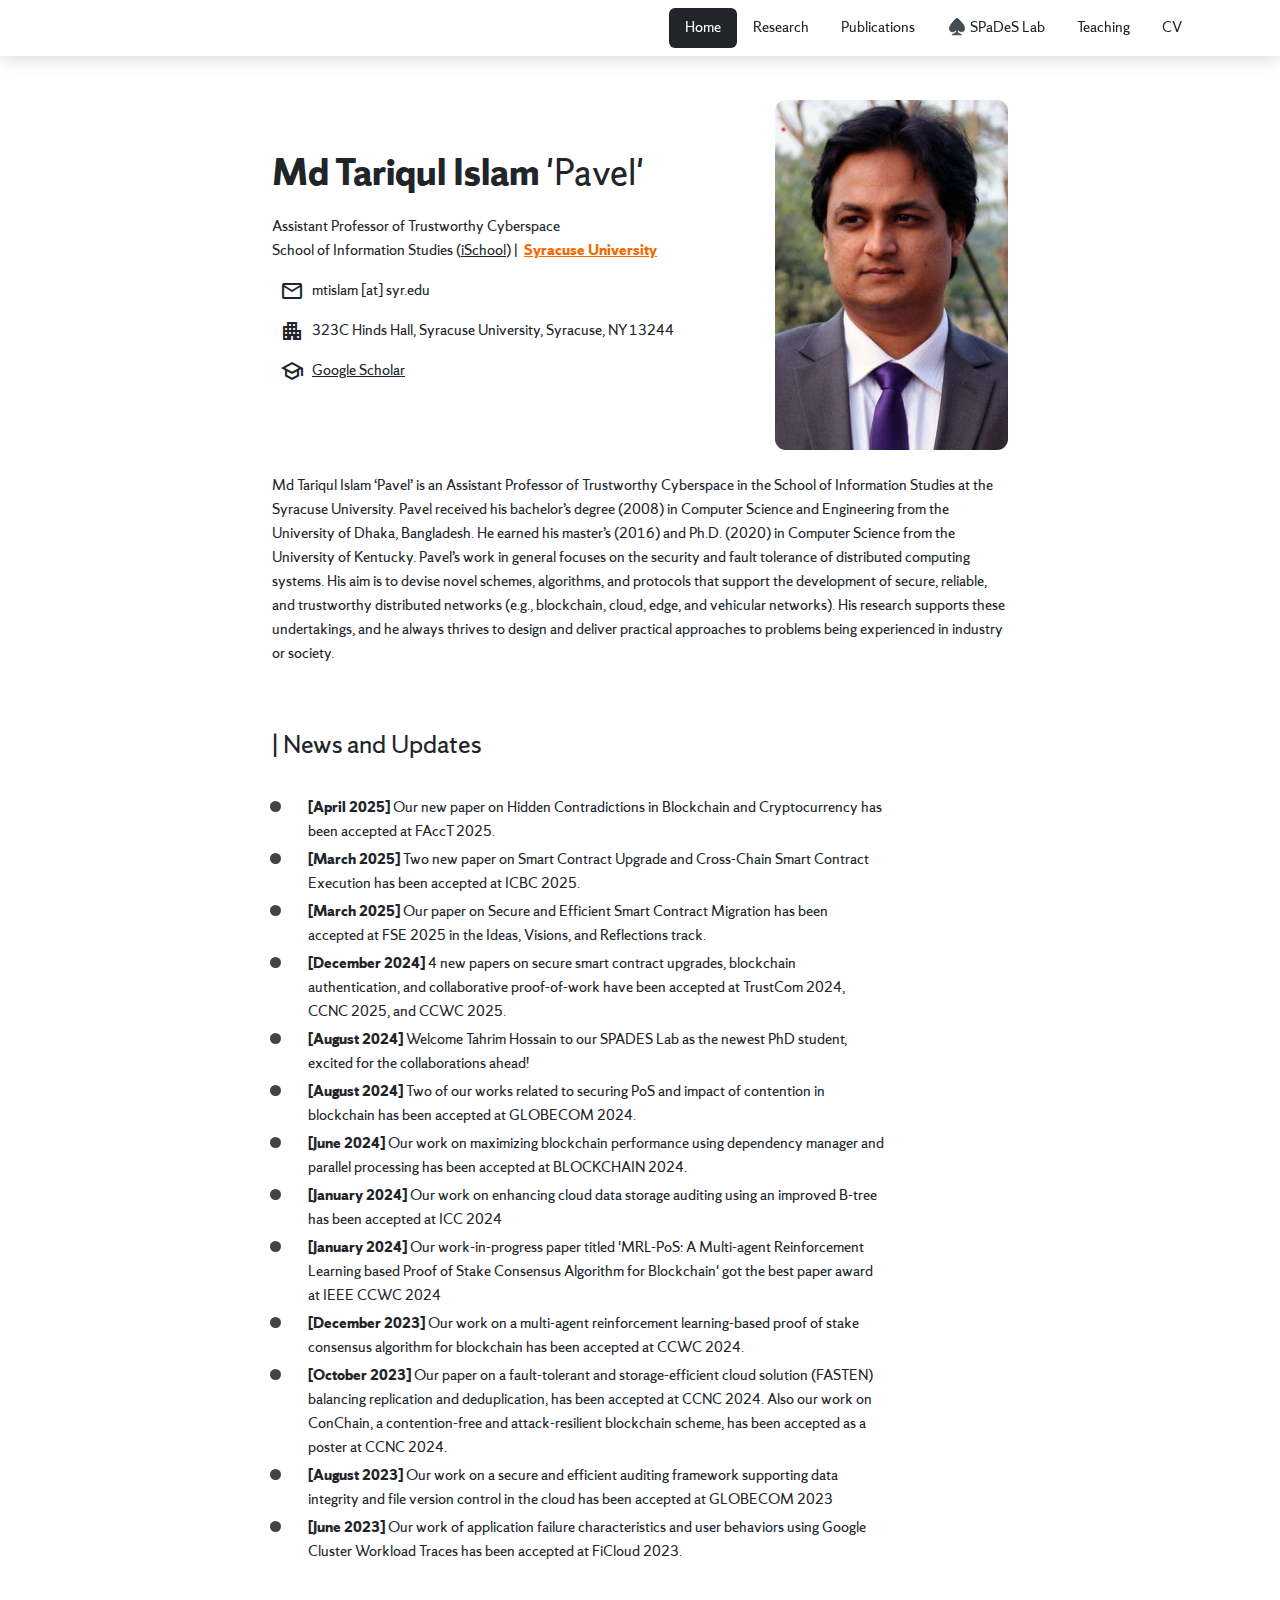
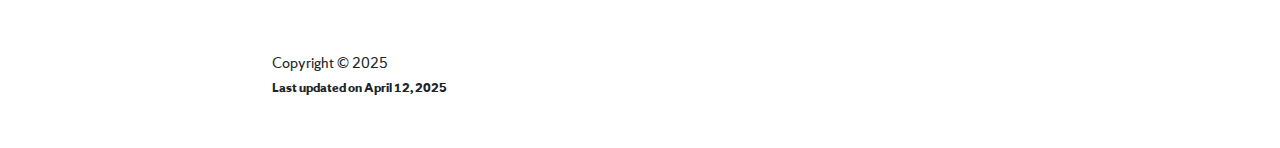
<file: index.html>
<!DOCTYPE html><html lang="en"><head><meta charSet="utf-8"/><title>Md Tariqul Islam &#x27;Pavel&#x27; | Assistant Professor, School of Information Studies, Syracuse University</title><meta name="viewport" content="width=device-width, initial-scale=1"/><link rel="icon" href="/favicon.ico"/><meta name="next-head-count" content="4"/><link rel="apple-touch-icon" sizes="180x180" href="/apple-touch-icon.png"/><link rel="icon" type="image/png" sizes="32x32" href="/favicon-32x32.png"/><link rel="icon" type="image/png" sizes="16x16" href="/favicon-16x16.png"/><link rel="manifest" href="/site.webmanifest"/><link rel="canonical" href="https://paveltariq.com/"/><meta name="description" content="Md Tariqul Islam Pavel is an Assistant Professor of Trustworthy Cyberspace in the School of Information Studies at the Syracuse University. Pavel received his bachelor’s degree (2008) in Computer Science and Engineering from the University of Dhaka, Bangladesh. He earned his master’s (2016) and Ph.D. (2020) in Computer Science from the University of Kentucky. Pavel’s work in general focuses on the security and fault tolerance of distributed computing systems. His aim is to devise novel schemes, algorithms, and protocols that support the development of secure, reliable, and trustworthy distributed networks (e.g., cloud, edge, and vehicular networks). His research supports these undertakings, and he always thrives to design and deliver practical approaches to problems being experienced in industry or society. Other than the above areas, Pavel would also like to investigate new research topics in closely related areas such as, mobile cloud, sensor network, software-defined network, Internet of things (IoT), and block chain-based distributed systems."/><meta property="og:type" content="article"/><meta property="og:url" content="https://paveltariq.com/"/><meta property="og:url" content="https://scholar.google.com/citations?user=oaquHmoAAAAJ&amp;hl=en&amp;oi=ao"/><meta property="og:title" content="Md Tariqul Islam &#x27;Pavel&#x27; - iSchool | Syracuse University"/><meta property="og:description" content="Md Tariqul Islam &#x27;Pavel&#x27; - iSchool | Syracuse University Assistant Professor 323C Hinds Hall"/><meta property="og:image" content="https://paveltariq.com/pavel-thumb.png"/><meta property="og:image:secure_url" content="https://paveltariq.com/pavel-thumb.png"/><meta name="twitter:image:src" content="https://paveltariq.com/pavel-thumb.png"/><meta property="article:author" content="Md Tariqul Islam Pavel"/><meta name="twitter:card" content="summary_large_image"/><meta name="twitter:site" content="iSchoolSU"/><meta name="twitter:title" content="Md Tariqul Islam - iSchool | Syracuse University"/><meta name="twitter:description" content="Assistant Professor323C Hinds Hall"/><link rel="preload" href="/_next/static/css/b201e9a1945c975c.css" as="style"/><link rel="stylesheet" href="/_next/static/css/b201e9a1945c975c.css" data-n-g=""/><noscript data-n-css=""></noscript><script defer="" nomodule="" src="/_next/static/chunks/polyfills-c67a75d1b6f99dc8.js"></script><script src="/_next/static/chunks/webpack-8fa1640cc84ba8fe.js" defer=""></script><script src="/_next/static/chunks/framework-114634acb84f8baa.js" defer=""></script><script src="/_next/static/chunks/main-7209515590abf48c.js" defer=""></script><script src="/_next/static/chunks/pages/_app-5b8975cead027a18.js" defer=""></script><script src="/_next/static/chunks/996-c5e5aa4c30f33066.js" defer=""></script><script src="/_next/static/chunks/675-25da51e9f406e7b5.js" defer=""></script><script src="/_next/static/chunks/pages/index-a16d8da8d004b872.js" defer=""></script><script src="/_next/static/s7jXTWwBXLTaaH8wEeQJb/_buildManifest.js" defer=""></script><script src="/_next/static/s7jXTWwBXLTaaH8wEeQJb/_ssgManifest.js" defer=""></script></head><body><div id="__next"><div><nav class="navbar navbar-expand-lg fixed-top glossy-nav"><div class="container"><div class="title-brand"></div><button class="navbar-toggler" type="button" data-bs-toggle="collapse" data-bs-target="#navbarNavDropdown" aria-controls="navbarNavDropdown" aria-expanded="false" aria-label="Toggle navigation"><span class="navbar-toggler-icon"></span></button><span class="collapse navbar-collapse justify-content-end" id="navbarNavDropdown"><ul class="nav nav-pills"><li class="nav-item"><a class="nav-link bg-dark custom-pills active" href="/">Home</a></li><li class="nav-item "><a class="nav-link custom-pills text-dark" href="/research">Research</a></li><li class="nav-item"><a class="nav-link custom-pills text-dark" href="/publications">Publications</a></li><li class="nav-item"><a class="nav-link custom-pills text-dark" href="/spades-lab">♠️ SPaDeS Lab</a></li><li class="nav-item"><a class="nav-link custom-pills text-dark" href="/teaching">Teaching</a></li><li class="nav-item"><a class="nav-link custom-pills text-dark" target="blank" rel="noopener noreferer" href="/CV_Dec_24.pdf">CV</a></li></ul></span></div></nav><div class="container main-content"><div class="row justify-content-center"><div class="col-md-8"><div class="row d-flex align-items-center justify-content-between"><div class="col-md-8"><h1><strong>Md Tariqul Islam</strong> &#x27;Pavel&#x27;</h1><p class="my-3">Assistant Professor of Trustworthy Cyberspace<br/> School of Information Studies (<a href="https://ischool.syr.edu/" target="_blank" rel="noopener noreferrer" class="link-dark">iSchool</a>) |  <a href="https://syr.edu" target="_blank" rel="noopener noreferrer" style="color:#F76900"><b>Syracuse University</b></a></p><div><p class="d-flex align-items-center"><span class="material-symbols-outlined px-2">mail</span>mtislam [at] syr.edu</p><p class="d-flex align-items-center"><span class="material-symbols-outlined px-2">apartment</span>323C Hinds Hall, Syracuse University, Syracuse, NY 13244</p><p class="d-flex align-items-center"><span class="material-symbols-outlined px-2">school</span><a href="https://scholar.google.com/citations?user=oaquHmoAAAAJ&amp;hl=en&amp;oi=ao" target="_blank" rel="noopener noreferrer" class="link-dark">Google Scholar</a></p></div></div><div class="col-md-4"><div class="w-100 d-flex justify-content-end"><img alt="Tariqul Islam" src="/md-tariqul-islam-pavel-400x600.jpg" width="400" height="600" decoding="async" data-nimg="1" class="profile-photo" loading="lazy" style="color:transparent"/></div></div></div><div class="row mt-4"><div class="col-md-12">Md Tariqul Islam ‘Pavel’ is an Assistant Professor of Trustworthy Cyberspace in the School of Information Studies at the Syracuse University. Pavel received his bachelor’s degree (2008) in Computer Science and Engineering from the University of Dhaka, Bangladesh. He earned his master’s (2016) and Ph.D. (2020) in Computer Science from the University of Kentucky. Pavel’s work in general focuses on the security and fault tolerance of distributed computing systems. His aim is to devise novel schemes, algorithms, and protocols that support the development of secure, reliable, and trustworthy distributed networks (e.g., blockchain, cloud, edge, and vehicular networks). His research supports these undertakings, and he always thrives to design and deliver practical approaches to problems being experienced in industry or society.</div><div class="col-md-12 mt-3"></div></div><div class="row mt-5"><h3>| News and Updates</h3><section class="col-md-10 py-4 mx-1"><ul class="timeline"><li class="timeline-item mb-1"><b class="fw-bold">[<!-- -->April 2025<!-- -->]</b> <!-- -->Our new paper on Hidden Contradictions in Blockchain and Cryptocurrency has been accepted at FAccT 2025.</li><li class="timeline-item mb-1"><b class="fw-bold">[<!-- -->March 2025<!-- -->]</b> <!-- -->Two new paper on Smart Contract Upgrade and Cross-Chain Smart Contract Execution has been accepted at ICBC 2025.</li><li class="timeline-item mb-1"><b class="fw-bold">[<!-- -->March 2025<!-- -->]</b> <!-- -->Our paper on Secure and Efficient Smart Contract Migration has been accepted at FSE 2025 in the Ideas, Visions, and Reflections track.</li><li class="timeline-item mb-1"><b class="fw-bold">[<!-- -->December 2024<!-- -->]</b> <!-- -->4 new papers on secure smart contract upgrades, blockchain authentication, and collaborative proof-of-work have been accepted at TrustCom 2024, CCNC 2025, and CCWC 2025.</li><li class="timeline-item mb-1"><b class="fw-bold">[<!-- -->August 2024<!-- -->]</b> <!-- -->Welcome Tahrim Hossain to our SPADES Lab as the newest PhD student, excited for the collaborations ahead!</li><li class="timeline-item mb-1"><b class="fw-bold">[<!-- -->August 2024<!-- -->]</b> <!-- -->Two of our works related to securing PoS and impact of contention in blockchain has been accepted at GLOBECOM 2024.</li><li class="timeline-item mb-1"><b class="fw-bold">[<!-- -->June 2024<!-- -->]</b> <!-- -->Our work on maximizing blockchain performance using dependency manager and parallel processing has been accepted at BLOCKCHAIN 2024.</li><li class="timeline-item mb-1"><b class="fw-bold">[<!-- -->January 2024<!-- -->]</b> <!-- -->Our work on enhancing cloud data storage auditing using an improved B-tree has been accepted at ICC 2024</li><li class="timeline-item mb-1"><b class="fw-bold">[<!-- -->January 2024<!-- -->]</b> <!-- -->Our work-in-progress paper titled &#x27;MRL-PoS: A Multi-agent Reinforcement Learning based Proof of Stake Consensus Algorithm for Blockchain&#x27; got the best paper award at IEEE CCWC 2024</li><li class="timeline-item mb-1"><b class="fw-bold">[<!-- -->December 2023<!-- -->]</b> <!-- -->Our work on a multi-agent reinforcement learning-based proof of stake consensus algorithm for blockchain has been accepted at CCWC 2024.</li><li class="timeline-item mb-1"><b class="fw-bold">[<!-- -->October 2023<!-- -->]</b> <!-- -->Our paper on a fault-tolerant and storage-efficient cloud solution (FASTEN) balancing replication and deduplication, has been accepted at CCNC 2024. Also our work on ConChain, a contention-free and attack-resilient blockchain scheme, has been accepted as a poster at CCNC 2024.</li><li class="timeline-item mb-1"><b class="fw-bold">[<!-- -->August 2023<!-- -->]</b> <!-- -->Our work on a secure and efficient auditing framework supporting data integrity and file version control in the cloud has been accepted at GLOBECOM 2023</li><li class="timeline-item mb-1"><b class="fw-bold">[<!-- -->June 2023<!-- -->]</b> <!-- -->Our work of application failure characteristics and user behaviors using Google Cluster Workload Traces has been accepted at FiCloud 2023.</li></ul></section></div><div class="row my-5"><div>Copyright © 2025<br/><small><b>Last updated on April 12, 2025</b></small></div></div></div></div></div></div></div><script id="__NEXT_DATA__" type="application/json">{"props":{"pageProps":{}},"page":"/","query":{},"buildId":"s7jXTWwBXLTaaH8wEeQJb","nextExport":true,"autoExport":true,"isFallback":false,"scriptLoader":[]}</script></body></html>
</file>
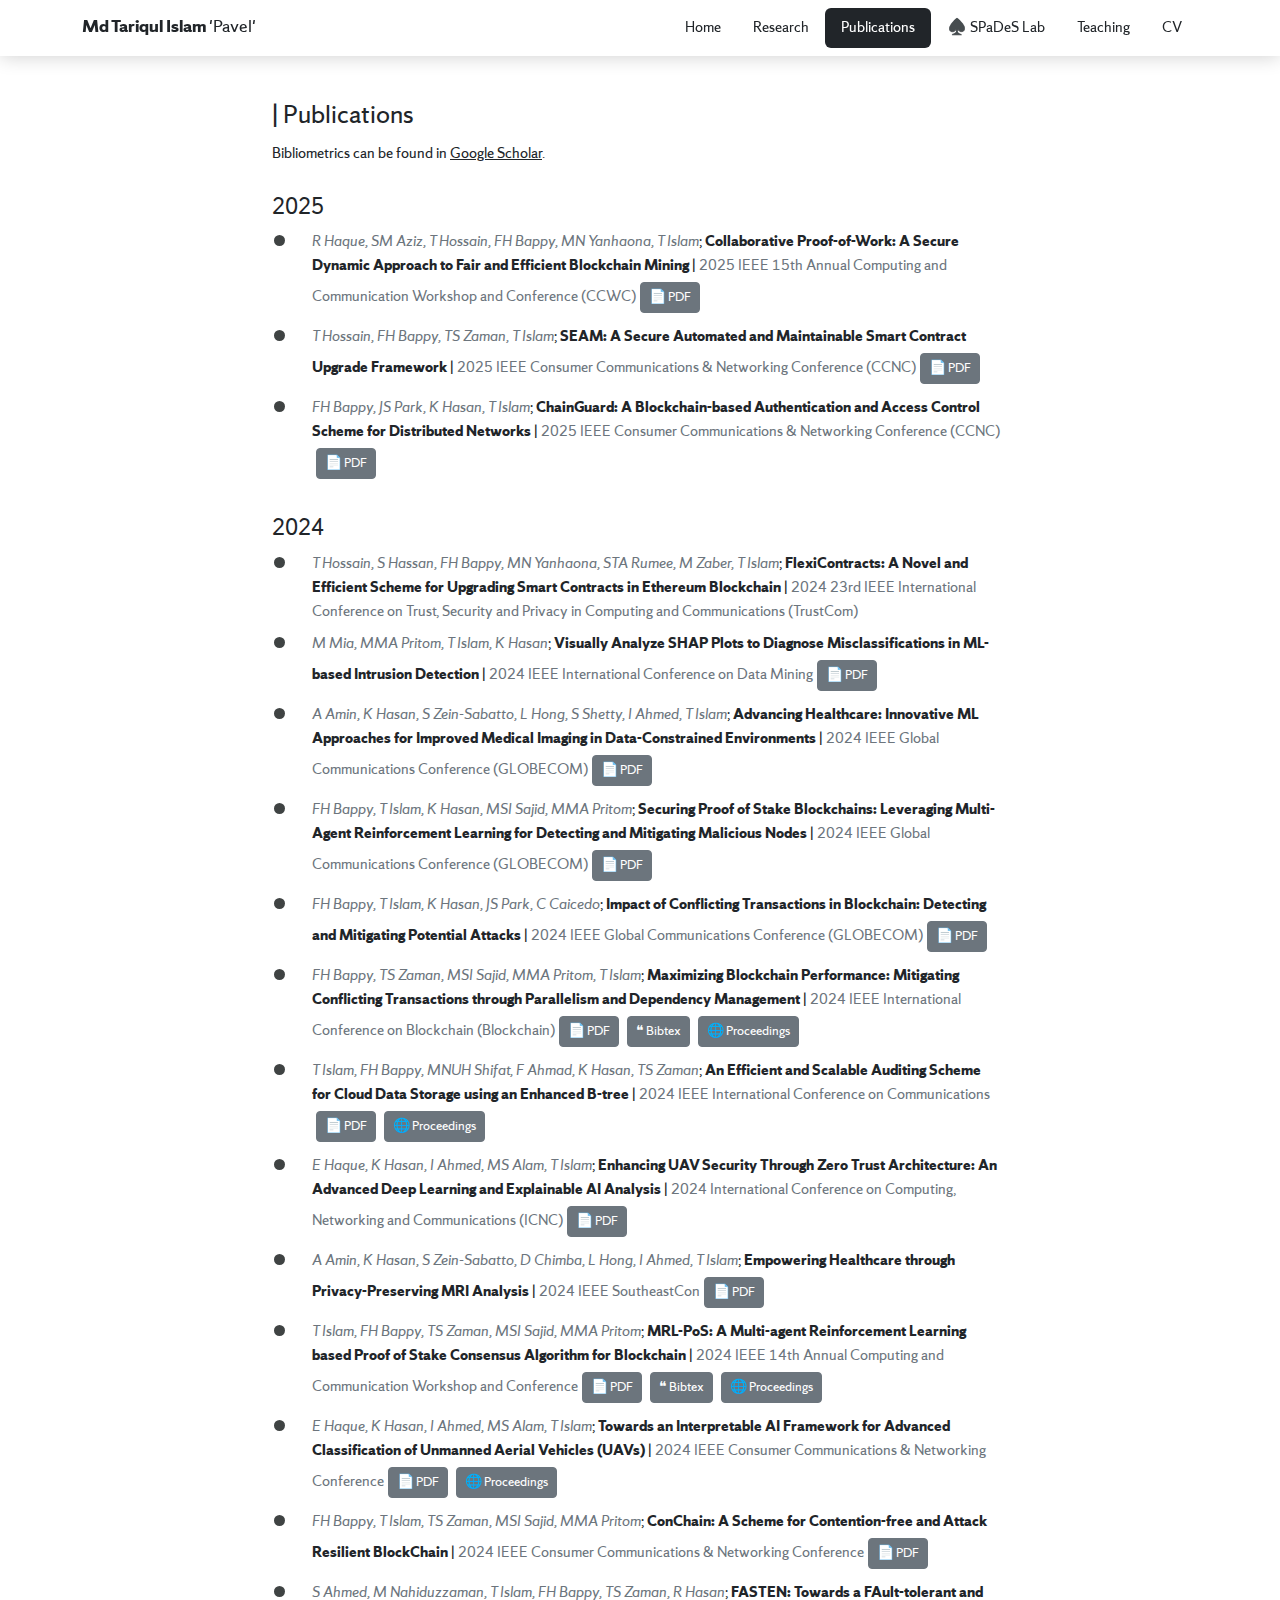
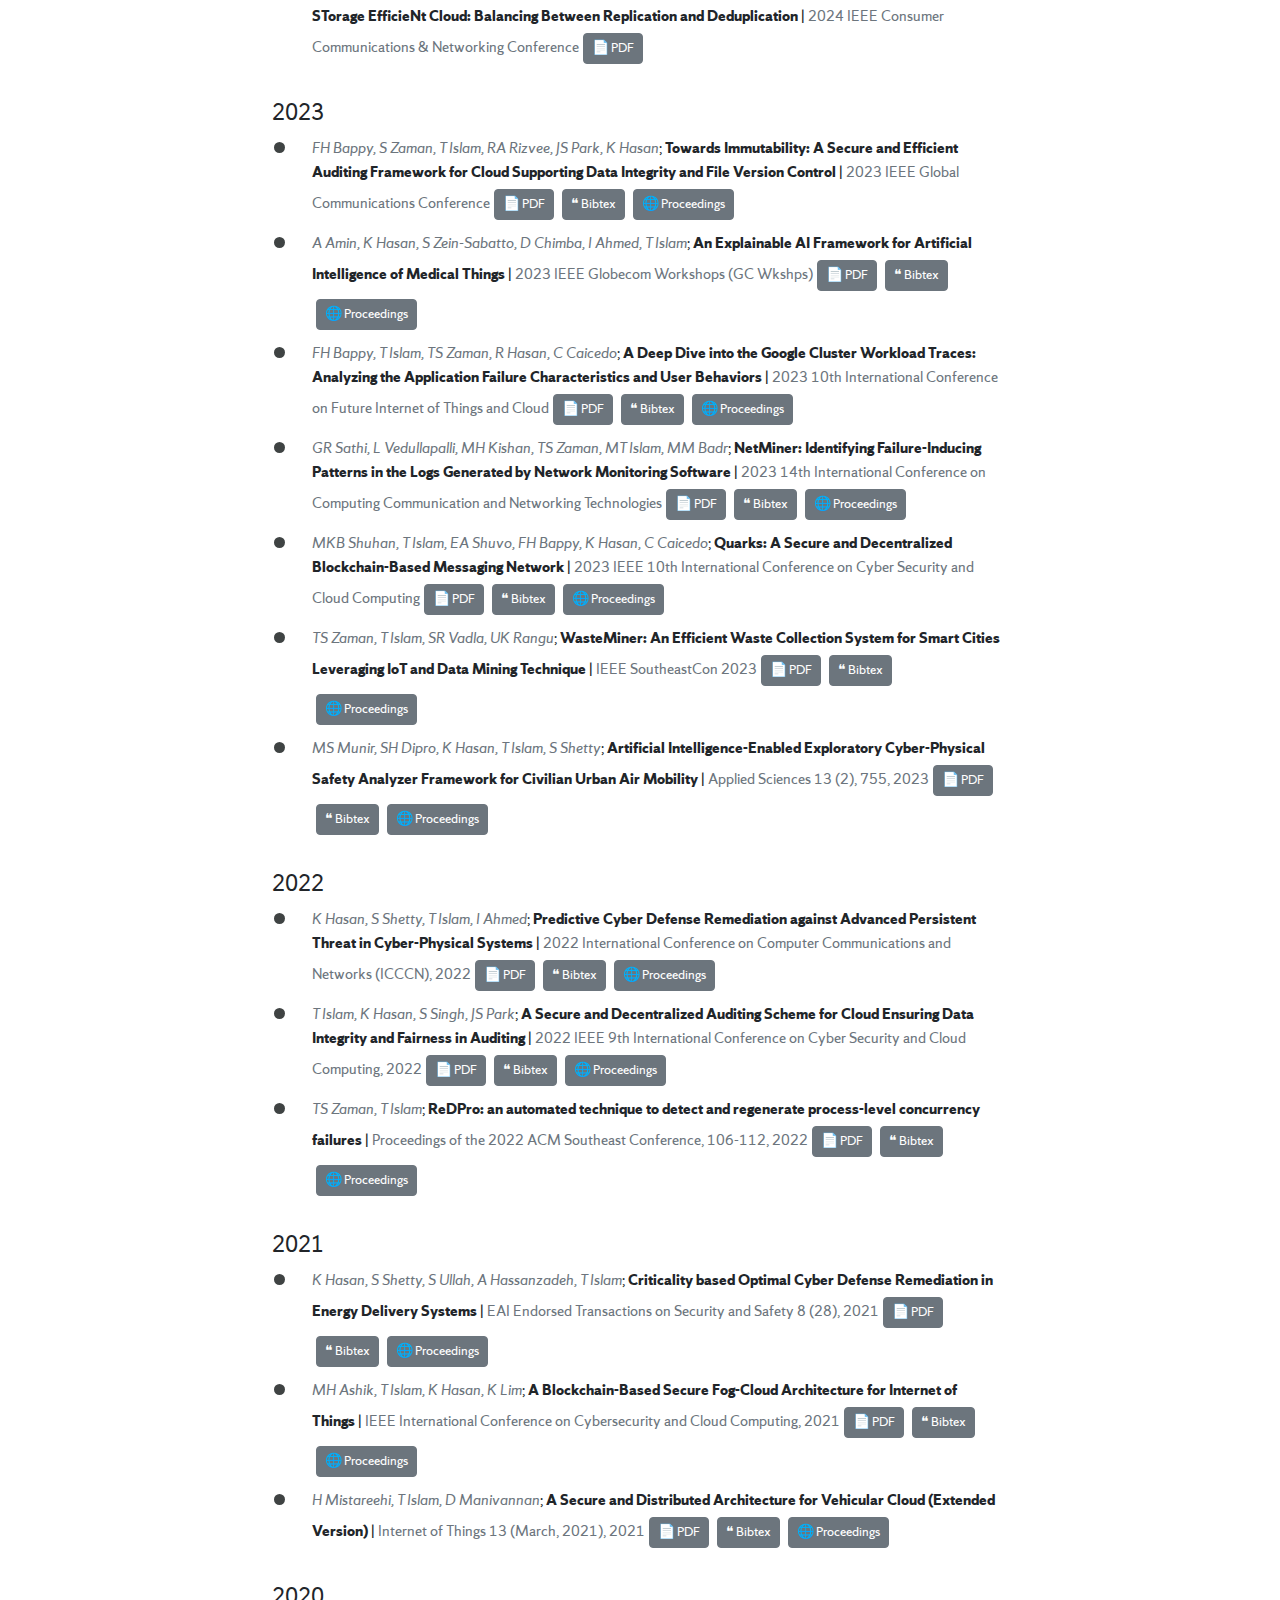
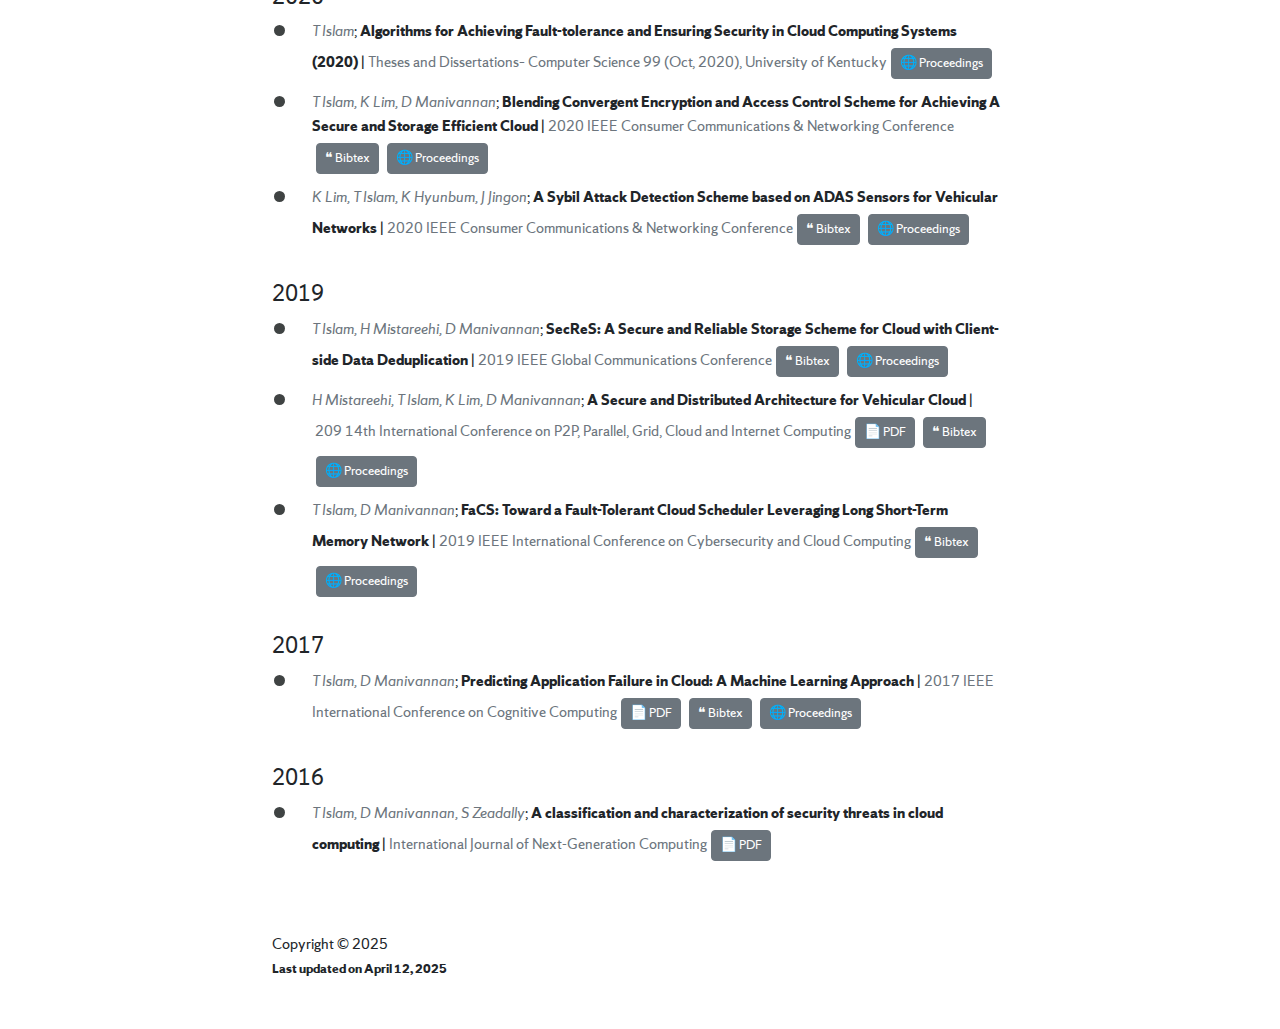
<file: publications.html>
<!DOCTYPE html><html lang="en"><head><meta charSet="utf-8"/><title>Publications | Md Tariqul Islam &#x27;Pavel&#x27;</title><meta name="viewport" content="width=device-width, initial-scale=1"/><link rel="icon" href="/favicon.ico"/><meta name="next-head-count" content="4"/><link rel="apple-touch-icon" sizes="180x180" href="/apple-touch-icon.png"/><link rel="icon" type="image/png" sizes="32x32" href="/favicon-32x32.png"/><link rel="icon" type="image/png" sizes="16x16" href="/favicon-16x16.png"/><link rel="manifest" href="/site.webmanifest"/><link rel="canonical" href="https://paveltariq.com/"/><meta name="description" content="Md Tariqul Islam Pavel is an Assistant Professor of Trustworthy Cyberspace in the School of Information Studies at the Syracuse University. Pavel received his bachelor’s degree (2008) in Computer Science and Engineering from the University of Dhaka, Bangladesh. He earned his master’s (2016) and Ph.D. (2020) in Computer Science from the University of Kentucky. Pavel’s work in general focuses on the security and fault tolerance of distributed computing systems. His aim is to devise novel schemes, algorithms, and protocols that support the development of secure, reliable, and trustworthy distributed networks (e.g., cloud, edge, and vehicular networks). His research supports these undertakings, and he always thrives to design and deliver practical approaches to problems being experienced in industry or society. Other than the above areas, Pavel would also like to investigate new research topics in closely related areas such as, mobile cloud, sensor network, software-defined network, Internet of things (IoT), and block chain-based distributed systems."/><meta property="og:type" content="article"/><meta property="og:url" content="https://paveltariq.com/"/><meta property="og:url" content="https://scholar.google.com/citations?user=oaquHmoAAAAJ&amp;hl=en&amp;oi=ao"/><meta property="og:title" content="Md Tariqul Islam &#x27;Pavel&#x27; - iSchool | Syracuse University"/><meta property="og:description" content="Md Tariqul Islam &#x27;Pavel&#x27; - iSchool | Syracuse University Assistant Professor 323C Hinds Hall"/><meta property="og:image" content="https://paveltariq.com/pavel-thumb.png"/><meta property="og:image:secure_url" content="https://paveltariq.com/pavel-thumb.png"/><meta name="twitter:image:src" content="https://paveltariq.com/pavel-thumb.png"/><meta property="article:author" content="Md Tariqul Islam Pavel"/><meta name="twitter:card" content="summary_large_image"/><meta name="twitter:site" content="iSchoolSU"/><meta name="twitter:title" content="Md Tariqul Islam - iSchool | Syracuse University"/><meta name="twitter:description" content="Assistant Professor323C Hinds Hall"/><link rel="preload" href="/_next/static/css/b201e9a1945c975c.css" as="style"/><link rel="stylesheet" href="/_next/static/css/b201e9a1945c975c.css" data-n-g=""/><noscript data-n-css=""></noscript><script defer="" nomodule="" src="/_next/static/chunks/polyfills-c67a75d1b6f99dc8.js"></script><script src="/_next/static/chunks/webpack-8fa1640cc84ba8fe.js" defer=""></script><script src="/_next/static/chunks/framework-114634acb84f8baa.js" defer=""></script><script src="/_next/static/chunks/main-7209515590abf48c.js" defer=""></script><script src="/_next/static/chunks/pages/_app-5b8975cead027a18.js" defer=""></script><script src="/_next/static/chunks/996-c5e5aa4c30f33066.js" defer=""></script><script src="/_next/static/chunks/pages/publications-928c675b184c703e.js" defer=""></script><script src="/_next/static/s7jXTWwBXLTaaH8wEeQJb/_buildManifest.js" defer=""></script><script src="/_next/static/s7jXTWwBXLTaaH8wEeQJb/_ssgManifest.js" defer=""></script></head><body><div id="__next"><div><nav class="navbar navbar-expand-lg fixed-top glossy-nav"><div class="container"><div class="title-brand"><strong>Md Tariqul Islam</strong> &#x27;Pavel&#x27;</div><button class="navbar-toggler" type="button" data-bs-toggle="collapse" data-bs-target="#navbarNavDropdown" aria-controls="navbarNavDropdown" aria-expanded="false" aria-label="Toggle navigation"><span class="navbar-toggler-icon"></span></button><span class="collapse navbar-collapse justify-content-end" id="navbarNavDropdown"><ul class="nav nav-pills"><li class="nav-item"><a class="nav-link custom-pills text-dark" href="/">Home</a></li><li class="nav-item "><a class="nav-link custom-pills text-dark" href="/research">Research</a></li><li class="nav-item"><a class="nav-link bg-dark custom-pills active" href="/publications">Publications</a></li><li class="nav-item"><a class="nav-link custom-pills text-dark" href="/spades-lab">♠️ SPaDeS Lab</a></li><li class="nav-item"><a class="nav-link custom-pills text-dark" href="/teaching">Teaching</a></li><li class="nav-item"><a class="nav-link custom-pills text-dark" target="blank" rel="noopener noreferer" href="/CV_Dec_24.pdf">CV</a></li></ul></span></div></nav><div class="container main-content"><div class="row justify-content-center"><div class="col-md-8"><div class="row"><h3>| Publications</h3><p>Bibliometrics can be found in<!-- --> <a href="https://scholar.google.com/citations?user=oaquHmoAAAAJ&amp;hl=en&amp;oi=ao" target="_blank" rel="noopener noreferrer" class="link-dark">Google Scholar</a>.</p><section class="col-md-12 py-1"><h4 class="my-2">2025</h4><ul class="timeline mx-2"><li class="timeline-item mb-2"><i class="text-muted mb-2 fw-bold">R Haque, SM Aziz, T Hossain, FH Bappy, MN Yanhaona, T Islam</i>; <strong class="fw-bold">Collaborative Proof-of-Work: A Secure Dynamic Approach to Fair and Efficient Blockchain Mining</strong> | <span class="text-muted">2025 IEEE 15th Annual Computing and Communication Workshop and Conference (CCWC)</span><span><a target="blank" class="btn btn-sm btn-secondary m-1" href="https://arxiv.org/pdf/2412.00690">📄 PDF</a></span></li><li class="timeline-item mb-2"><i class="text-muted mb-2 fw-bold">T Hossain, FH Bappy, TS Zaman, T Islam</i>; <strong class="fw-bold">SEAM: A Secure Automated and Maintainable Smart Contract Upgrade Framework</strong> | <span class="text-muted">2025 IEEE Consumer Communications &amp; Networking Conference (CCNC)</span><span><a target="blank" class="btn btn-sm btn-secondary m-1" href="https://arxiv.org/pdf/2412.00680">📄 PDF</a></span></li><li class="timeline-item mb-2"><i class="text-muted mb-2 fw-bold">FH Bappy, JS Park, K Hasan, T Islam</i>; <strong class="fw-bold">ChainGuard: A Blockchain-based Authentication and Access Control Scheme for Distributed Networks</strong> | <span class="text-muted">2025 IEEE Consumer Communications &amp; Networking Conference (CCNC)</span><span><a target="blank" class="btn btn-sm btn-secondary m-1" href="https://arxiv.org/pdf/2412.00677">📄 PDF</a></span></li></ul></section><section class="col-md-12 py-1"><h4 class="my-2">2024</h4><ul class="timeline mx-2"><li class="timeline-item mb-2"><i class="text-muted mb-2 fw-bold">T Hossain, S Hassan, FH Bappy, MN Yanhaona, STA Rumee, M Zaber, T Islam</i>; <strong class="fw-bold">FlexiContracts: A Novel and Efficient Scheme for Upgrading Smart Contracts in Ethereum Blockchain</strong> | <span class="text-muted">2024 23rd IEEE International Conference on Trust, Security and Privacy in Computing and Communications (TrustCom)</span><span></span></li><li class="timeline-item mb-2"><i class="text-muted mb-2 fw-bold">M Mia, MMA Pritom, T Islam, K Hasan</i>; <strong class="fw-bold">Visually Analyze SHAP Plots to Diagnose Misclassifications in ML-based Intrusion Detection</strong> | <span class="text-muted">2024 IEEE International Conference on Data Mining</span><span><a target="blank" class="btn btn-sm btn-secondary m-1" href="https://arxiv.org/pdf/2411.02670">📄 PDF</a></span></li><li class="timeline-item mb-2"><i class="text-muted mb-2 fw-bold">A Amin, K Hasan, S Zein-Sabatto, L Hong, S Shetty, I Ahmed, T Islam</i>; <strong class="fw-bold">Advancing Healthcare: Innovative ML Approaches for Improved Medical Imaging in Data-Constrained Environments</strong> | <span class="text-muted">2024 IEEE Global Communications Conference (GLOBECOM)</span><span><a target="blank" class="btn btn-sm btn-secondary m-1" href="https://arxiv.org/pdf/2410.12245">📄 PDF</a></span></li><li class="timeline-item mb-2"><i class="text-muted mb-2 fw-bold">FH Bappy, T Islam, K Hasan, MSI Sajid, MMA Pritom</i>; <strong class="fw-bold">Securing Proof of Stake Blockchains: Leveraging Multi-Agent Reinforcement Learning for Detecting and Mitigating Malicious Nodes</strong> | <span class="text-muted">2024 IEEE Global Communications Conference (GLOBECOM)</span><span><a target="blank" class="btn btn-sm btn-secondary m-1" href="https://arxiv.org/pdf/2407.20983">📄 PDF</a></span></li><li class="timeline-item mb-2"><i class="text-muted mb-2 fw-bold">FH Bappy, T Islam, K Hasan, JS Park, C Caicedo</i>; <strong class="fw-bold">Impact of Conflicting Transactions in Blockchain: Detecting and Mitigating Potential Attacks</strong> | <span class="text-muted">2024 IEEE Global Communications Conference (GLOBECOM)</span><span><a target="blank" class="btn btn-sm btn-secondary m-1" href="https://arxiv.org/pdf/2407.20980">📄 PDF</a></span></li><li class="timeline-item mb-2"><i class="text-muted mb-2 fw-bold">FH Bappy, TS Zaman, MSI Sajid, MMA Pritom, T Islam</i>; <strong class="fw-bold">Maximizing Blockchain Performance: Mitigating Conflicting Transactions through Parallelism and Dependency Management</strong> | <span class="text-muted">2024 IEEE International Conference on Blockchain (Blockchain)</span><span><a target="blank" class="btn btn-sm btn-secondary m-1" href="https://arxiv.org/pdf/2407.01426">📄 PDF</a><a target="blank" class="btn btn-sm btn-secondary m-1" href="https://scholar.googleusercontent.com/scholar.bib?q=info:63-UvF0-zGYJ:scholar.google.com/&amp;output=citation&amp;scisdr=ClHzkIs1EO7AtWmNtCk:AFWwaeYAAAAAZeaLrCnEHl_YsyVgzhN5r-4_G2Y&amp;scisig=AFWwaeYAAAAAZeaLrFpPa3ZKg9Q5eKwBnimanI8&amp;scisf=4&amp;ct=citation&amp;cd=-1&amp;hl=en">❝ Bibtex</a><a target="blank" class="btn btn-sm btn-secondary m-1" href="https://doi.org/10.1109/Blockchain62396.2024.00027">🌐 Proceedings</a></span></li><li class="timeline-item mb-2"><i class="text-muted mb-2 fw-bold">T Islam, FH Bappy, MNUH Shifat, F Ahmad, K Hasan, TS Zaman</i>; <strong class="fw-bold">An Efficient and Scalable Auditing Scheme for Cloud Data Storage using an Enhanced B-tree</strong> | <span class="text-muted">2024 IEEE International Conference on Communications</span><span><a target="blank" class="btn btn-sm btn-secondary m-1" href="https://arxiv.org/pdf/2401.08953">📄 PDF</a><a target="blank" class="btn btn-sm btn-secondary m-1" href="https://doi.org/10.1109/ICC51166.2024.10622517">🌐 Proceedings</a></span></li><li class="timeline-item mb-2"><i class="text-muted mb-2 fw-bold">E Haque, K Hasan, I Ahmed, MS Alam, T Islam</i>; <strong class="fw-bold">Enhancing UAV Security Through Zero Trust Architecture: An Advanced Deep Learning and Explainable AI Analysis</strong> | <span class="text-muted">2024 International Conference on Computing, Networking and Communications (ICNC)</span><span><a target="blank" class="btn btn-sm btn-secondary m-1" href="https://arxiv.org/pdf/2403.17093">📄 PDF</a></span></li><li class="timeline-item mb-2"><i class="text-muted mb-2 fw-bold">A Amin, K Hasan, S Zein-Sabatto, D Chimba, L Hong, I Ahmed, T Islam</i>; <strong class="fw-bold">Empowering Healthcare through Privacy-Preserving MRI Analysis</strong> | <span class="text-muted">2024 IEEE SoutheastCon</span><span><a target="blank" class="btn btn-sm btn-secondary m-1" href="https://arxiv.org/pdf/2403.09836">📄 PDF</a></span></li><li class="timeline-item mb-2"><i class="text-muted mb-2 fw-bold">T Islam, FH Bappy, TS Zaman, MSI Sajid, MMA Pritom</i>; <strong class="fw-bold">MRL-PoS: A Multi-agent Reinforcement Learning based Proof of Stake Consensus Algorithm for Blockchain</strong> | <span class="text-muted">2024 IEEE 14th Annual Computing and Communication Workshop and Conference</span><span><a target="blank" class="btn btn-sm btn-secondary m-1" href="https://arxiv.org/pdf/2312.09123">📄 PDF</a><a target="blank" class="btn btn-sm btn-secondary m-1" href="https://scholar.googleusercontent.com/scholar.bib?q=info:63-UvF0-zGYJ:scholar.google.com/&amp;output=citation&amp;scisdr=ClHzkIs1EO7AtWmNtCk:AFWwaeYAAAAAZeaLrCnEHl_YsyVgzhN5r-4_G2Y&amp;scisig=AFWwaeYAAAAAZeaLrFpPa3ZKg9Q5eKwBnimanI8&amp;scisf=4&amp;ct=citation&amp;cd=-1&amp;hl=en">❝ Bibtex</a><a target="blank" class="btn btn-sm btn-secondary m-1" href="https://doi.org/10.1109/CCWC60891.2024.10427777">🌐 Proceedings</a></span></li><li class="timeline-item mb-2"><i class="text-muted mb-2 fw-bold">E Haque, K Hasan, I Ahmed, MS Alam, T Islam</i>; <strong class="fw-bold">Towards an Interpretable AI Framework for Advanced Classification of Unmanned Aerial Vehicles (UAVs)</strong> | <span class="text-muted">2024 IEEE Consumer Communications &amp; Networking Conference</span><span><a target="blank" class="btn btn-sm btn-secondary m-1" href="https://www.researchgate.net/profile/Ekramul-Haque-11/publication/379068750_Towards_an_Interpretable_AI_Framework_for_Advanced_Classification_of_Unmanned_Aerial_Vehicles_UAVs/links/6603a5e8a6d9fc55fd993091/Towards-an-Interpretable-AI-Framework-for-Advanced-Classification-of-Unmanned-Aerial-Vehicles-UAVs.pdf">📄 PDF</a><a target="blank" class="btn btn-sm btn-secondary m-1" href="https://doi.org/10.1109/CCNC51664.2024.10454862">🌐 Proceedings</a></span></li><li class="timeline-item mb-2"><i class="text-muted mb-2 fw-bold">FH Bappy, T Islam, TS Zaman, MSI Sajid, MMA Pritom</i>; <strong class="fw-bold">ConChain: A Scheme for Contention-free and Attack Resilient BlockChain</strong> | <span class="text-muted">2024 IEEE Consumer Communications &amp; Networking Conference</span><span><a target="blank" class="btn btn-sm btn-secondary m-1" href="https://arxiv.org/pdf/2312.08305">📄 PDF</a></span></li><li class="timeline-item mb-2"><i class="text-muted mb-2 fw-bold">S Ahmed, M Nahiduzzaman, T Islam, FH Bappy, TS Zaman, R Hasan</i>; <strong class="fw-bold">FASTEN: Towards a FAult-tolerant and STorage EfficieNt Cloud: Balancing Between Replication and Deduplication</strong> | <span class="text-muted">2024 IEEE Consumer Communications &amp; Networking Conference</span><span><a target="blank" class="btn btn-sm btn-secondary m-1" href="https://arxiv.org/pdf/2312.08309">📄 PDF</a></span></li></ul></section><section class="col-md-12 py-1"><h4 class="my-2">2023</h4><ul class="timeline mx-2"><li class="timeline-item mb-2"><i class="text-muted mb-2 fw-bold">FH Bappy, S Zaman, T Islam, RA Rizvee, JS Park, K Hasan</i>; <strong class="fw-bold">Towards Immutability: A Secure and Efficient Auditing Framework for Cloud Supporting Data Integrity and File Version Control</strong> | <span class="text-muted">2023 IEEE Global Communications Conference</span><span><a target="blank" class="btn btn-sm btn-secondary m-1" href="https://arxiv.org/pdf/2308.04453">📄 PDF</a><a target="blank" class="btn btn-sm btn-secondary m-1" href="https://scholar.googleusercontent.com/scholar.bib?q=info:63-UvF0-zGYJ:scholar.google.com/&amp;output=citation&amp;scisdr=ClHzkIs1EO7AtWmNtCk:AFWwaeYAAAAAZeaLrCnEHl_YsyVgzhN5r-4_G2Y&amp;scisig=AFWwaeYAAAAAZeaLrFpPa3ZKg9Q5eKwBnimanI8&amp;scisf=4&amp;ct=citation&amp;cd=-1&amp;hl=en">❝ Bibtex</a><a target="blank" class="btn btn-sm btn-secondary m-1" href="https://doi.org/10.1109/GLOBECOM54140.2023.10436828">🌐 Proceedings</a></span></li><li class="timeline-item mb-2"><i class="text-muted mb-2 fw-bold">A Amin, K Hasan, S Zein-Sabatto, D Chimba, I Ahmed, T Islam</i>; <strong class="fw-bold">An Explainable AI Framework for Artificial Intelligence of Medical Things</strong> | <span class="text-muted">2023 IEEE Globecom Workshops (GC Wkshps)</span><span><a target="blank" class="btn btn-sm btn-secondary m-1" href="https://arxiv.org/pdf/2403.04130">📄 PDF</a><a target="blank" class="btn btn-sm btn-secondary m-1" href="https://scholar.googleusercontent.com/scholar.bib?q=info:63-UvF0-zGYJ:scholar.google.com/&amp;output=citation&amp;scisdr=ClHzkIs1EO7AtWmNtCk:AFWwaeYAAAAAZeaLrCnEHl_YsyVgzhN5r-4_G2Y&amp;scisig=AFWwaeYAAAAAZeaLrFpPa3ZKg9Q5eKwBnimanI8&amp;scisf=4&amp;ct=citation&amp;cd=-1&amp;hl=en">❝ Bibtex</a><a target="blank" class="btn btn-sm btn-secondary m-1" href="https://doi.org/10.1109/GCWkshps58843.2023.10464798">🌐 Proceedings</a></span></li><li class="timeline-item mb-2"><i class="text-muted mb-2 fw-bold">FH Bappy, T Islam, TS Zaman, R Hasan, C Caicedo</i>; <strong class="fw-bold">A Deep Dive into the Google Cluster Workload Traces: Analyzing the Application Failure Characteristics and User Behaviors</strong> | <span class="text-muted">2023 10th International Conference on Future Internet of Things and Cloud</span><span><a target="blank" class="btn btn-sm btn-secondary m-1" href="https://arxiv.org/pdf/2308.02358">📄 PDF</a><a target="blank" class="btn btn-sm btn-secondary m-1" href="https://scholar.googleusercontent.com/scholar.bib?q=info:63-UvF0-zGYJ:scholar.google.com/&amp;output=citation&amp;scisdr=ClHzkIs1EO7AtWmNtCk:AFWwaeYAAAAAZeaLrCnEHl_YsyVgzhN5r-4_G2Y&amp;scisig=AFWwaeYAAAAAZeaLrFpPa3ZKg9Q5eKwBnimanI8&amp;scisf=4&amp;ct=citation&amp;cd=-1&amp;hl=en">❝ Bibtex</a><a target="blank" class="btn btn-sm btn-secondary m-1" href="https://doi.org/10.1109/FiCloud58648.2023.00023">🌐 Proceedings</a></span></li><li class="timeline-item mb-2"><i class="text-muted mb-2 fw-bold">GR Sathi, L Vedullapalli, MH Kishan, TS Zaman, MT Islam, MM Badr</i>; <strong class="fw-bold">NetMiner: Identifying Failure-Inducing Patterns in the Logs Generated by Network Monitoring Software</strong> | <span class="text-muted">2023 14th International Conference on Computing Communication and Networking Technologies</span><span><a target="blank" class="btn btn-sm btn-secondary m-1" href="https://www.researchgate.net/profile/Tarannum-Zaman/publication/376716066_NetMiner_Identifying_Failure-Inducing_Patterns_in_the_Logs_Generated_by_Network_Monitoring_Software/links/65847df26f6e450f19900546/NetMiner-Identifying-Failure-Inducing-Patterns-in-the-Logs-Generated-by-Network-Monitoring-Software.pdf">📄 PDF</a><a target="blank" class="btn btn-sm btn-secondary m-1" href="https://scholar.googleusercontent.com/scholar.bib?q=info:63-UvF0-zGYJ:scholar.google.com/&amp;output=citation&amp;scisdr=ClHzkIs1EO7AtWmNtCk:AFWwaeYAAAAAZeaLrCnEHl_YsyVgzhN5r-4_G2Y&amp;scisig=AFWwaeYAAAAAZeaLrFpPa3ZKg9Q5eKwBnimanI8&amp;scisf=4&amp;ct=citation&amp;cd=-1&amp;hl=en">❝ Bibtex</a><a target="blank" class="btn btn-sm btn-secondary m-1" href="https://doi.org/10.1109/ICCCNT56998.2023.10308051">🌐 Proceedings</a></span></li><li class="timeline-item mb-2"><i class="text-muted mb-2 fw-bold">MKB Shuhan, T Islam, EA Shuvo, FH Bappy, K Hasan, C Caicedo</i>; <strong class="fw-bold">Quarks: A Secure and Decentralized Blockchain-Based Messaging Network</strong> | <span class="text-muted">2023 IEEE 10th International Conference on Cyber Security and Cloud Computing</span><span><a target="blank" class="btn btn-sm btn-secondary m-1" href="https://arxiv.org/pdf/2308.04452">📄 PDF</a><a target="blank" class="btn btn-sm btn-secondary m-1" href="https://scholar.googleusercontent.com/scholar.bib?q=info:63-UvF0-zGYJ:scholar.google.com/&amp;output=citation&amp;scisdr=ClHzkIs1EO7AtWmNtCk:AFWwaeYAAAAAZeaLrCnEHl_YsyVgzhN5r-4_G2Y&amp;scisig=AFWwaeYAAAAAZeaLrFpPa3ZKg9Q5eKwBnimanI8&amp;scisf=4&amp;ct=citation&amp;cd=-1&amp;hl=en">❝ Bibtex</a><a target="blank" class="btn btn-sm btn-secondary m-1" href="https://doi.org/10.1109/CSCloud-EdgeCom58631.2023.00053">🌐 Proceedings</a></span></li><li class="timeline-item mb-2"><i class="text-muted mb-2 fw-bold">TS Zaman, T Islam, SR Vadla, UK Rangu</i>; <strong class="fw-bold">WasteMiner: An Efficient Waste Collection System for Smart Cities Leveraging IoT and Data Mining Technique</strong> | <span class="text-muted">IEEE SoutheastCon 2023</span><span><a target="blank" class="btn btn-sm btn-secondary m-1" href="https://www.researchgate.net/profile/Tarannum-Zaman/publication/370624395_WasteMiner_An_Efficient_Waste_Collection_System_for_Smart_Cities_Leveraging_IoT_and_Data_Mining_Technique/links/645d0ecf434e26474fdda3ef/WasteMiner-An-Efficient-Waste-Collection-System-for-Smart-Cities-Leveraging-IoT-and-Data-Mining-Technique.pdf">📄 PDF</a><a target="blank" class="btn btn-sm btn-secondary m-1" href="https://scholar.googleusercontent.com/scholar.bib?q=info:63-UvF0-zGYJ:scholar.google.com/&amp;output=citation&amp;scisdr=ClHzkIs1EO7AtWmNtCk:AFWwaeYAAAAAZeaLrCnEHl_YsyVgzhN5r-4_G2Y&amp;scisig=AFWwaeYAAAAAZeaLrFpPa3ZKg9Q5eKwBnimanI8&amp;scisf=4&amp;ct=citation&amp;cd=-1&amp;hl=en">❝ Bibtex</a><a target="blank" class="btn btn-sm btn-secondary m-1" href="https://doi.org/10.1109/SoutheastCon51012.2023.10115200">🌐 Proceedings</a></span></li><li class="timeline-item mb-2"><i class="text-muted mb-2 fw-bold">MS Munir, SH Dipro, K Hasan, T Islam, S Shetty</i>; <strong class="fw-bold">Artificial Intelligence-Enabled Exploratory Cyber-Physical Safety Analyzer Framework for Civilian Urban Air Mobility</strong> | <span class="text-muted">Applied Sciences 13 (2), 755, 2023</span><span><a target="blank" class="btn btn-sm btn-secondary m-1" href="https://www.mdpi.com/2076-3417/13/2/755/pdf">📄 PDF</a><a target="blank" class="btn btn-sm btn-secondary m-1" href="https://scholar.googleusercontent.com/scholar.bib?q=info:63-UvF0-zGYJ:scholar.google.com/&amp;output=citation&amp;scisdr=ClHzkIs1EO7AtWmNtCk:AFWwaeYAAAAAZeaLrCnEHl_YsyVgzhN5r-4_G2Y&amp;scisig=AFWwaeYAAAAAZeaLrFpPa3ZKg9Q5eKwBnimanI8&amp;scisf=4&amp;ct=citation&amp;cd=-1&amp;hl=en">❝ Bibtex</a><a target="blank" class="btn btn-sm btn-secondary m-1" href="https://doi.org/10.3390/app13020755">🌐 Proceedings</a></span></li></ul></section><section class="col-md-12 py-1"><h4 class="my-2">2022</h4><ul class="timeline mx-2"><li class="timeline-item mb-2"><i class="text-muted mb-2 fw-bold">K Hasan, S Shetty, T Islam, I Ahmed</i>; <strong class="fw-bold">Predictive Cyber Defense Remediation against Advanced Persistent Threat in Cyber-Physical Systems</strong> | <span class="text-muted">2022 International Conference on Computer Communications and Networks (ICCCN), 2022</span><span><a target="blank" class="btn btn-sm btn-secondary m-1" href="https://ieeexplore.ieee.org/iel7/9868842/9868856/09868886.pdf?casa_token=hfdOP4sevMYAAAAA:ZAfumt8v9W_8oXlOcRyZr8afZ0UHayoNATg1CzPDI8YglJgV5BguuQDdru4chPuZ2xRFmbYBIYo">📄 PDF</a><a target="blank" class="btn btn-sm btn-secondary m-1" href="https://scholar.googleusercontent.com/scholar.bib?q=info:C57hQ6N8ySUJ:scholar.google.com/&amp;output=citation&amp;scisdr=ClHzkIs1EO7AtWmKIes:AFWwaeYAAAAAZeaMOevkdd_eOQr9bhugZx1lXGs&amp;scisig=AFWwaeYAAAAAZeaMOVEyt5aOLpLxVFbcjqbM-do&amp;scisf=4&amp;ct=citation&amp;cd=-1&amp;hl=en">❝ Bibtex</a><a target="blank" class="btn btn-sm btn-secondary m-1" href="https://doi.org/10.1109/ICCCN54977.2022.9868886">🌐 Proceedings</a></span></li><li class="timeline-item mb-2"><i class="text-muted mb-2 fw-bold">T Islam, K Hasan, S Singh, JS Park</i>; <strong class="fw-bold">A Secure and Decentralized Auditing Scheme for Cloud Ensuring Data Integrity and Fairness in Auditing</strong> | <span class="text-muted">2022 IEEE 9th International Conference on Cyber Security and Cloud Computing, 2022</span><span><a target="blank" class="btn btn-sm btn-secondary m-1" href="https://ieeexplore.ieee.org/iel7/9842862/9842867/09843044.pdf?casa_token=8UnkFxCgfsAAAAAA:IydLY5y-s6UlsRHcNsWHthK98GQsk8ZlA1Kf94D2_0oIZd07tWv_zfJNnoM1ljkYCfiD161IF5M">📄 PDF</a><a target="blank" class="btn btn-sm btn-secondary m-1" href="https://scholar.googleusercontent.com/scholar.bib?q=info:R7OK8aR6CX0J:scholar.google.com/&amp;output=citation&amp;scisdr=ClHzkIs1EO7AtWmKmFU:AFWwaeYAAAAAZeaMgFUf8GGaPVO67qAG6n2cSUg&amp;scisig=AFWwaeYAAAAAZeaMgKgpa7XlzBwZUwz2uaN6If8&amp;scisf=4&amp;ct=citation&amp;cd=-1&amp;hl=en">❝ Bibtex</a><a target="blank" class="btn btn-sm btn-secondary m-1" href="https://doi.org/10.1109/CSCloud-EdgeCom54986.2022.00022">🌐 Proceedings</a></span></li><li class="timeline-item mb-2"><i class="text-muted mb-2 fw-bold">TS Zaman, T Islam</i>; <strong class="fw-bold">ReDPro: an automated technique to detect and regenerate process-level concurrency failures</strong> | <span class="text-muted">Proceedings of the 2022 ACM Southeast Conference, 106-112, 2022</span><span><a target="blank" class="btn btn-sm btn-secondary m-1" href="https://dl.acm.org/doi/pdf/10.1145/3476883.3520207?casa_token=XN98Y5SpN8AAAAAA:PvRx-DmJUzQdI60IvwWEX4qits9ASjvGLaW4GsuEDFqx6zWM5mX4P2OTJlo-K178fxieThVaVViSPw">📄 PDF</a><a target="blank" class="btn btn-sm btn-secondary m-1" href="https://scholar.googleusercontent.com/scholar.bib?q=info:eBbnh3EBiVUJ:scholar.google.com/&amp;output=citation&amp;scisdr=ClHzkIs1EO7AtWmKqMc:AFWwaeYAAAAAZeaMsMcIQ68Op0aNtRtMcJBhvLY&amp;scisig=AFWwaeYAAAAAZeaMsFNSOG6LmNLyjQnqrmGGd88&amp;scisf=4&amp;ct=citation&amp;cd=-1&amp;hl=en">❝ Bibtex</a><a target="blank" class="btn btn-sm btn-secondary m-1" href="https://doi.org/10.1145/3476883.3520207">🌐 Proceedings</a></span></li></ul></section><section class="col-md-12 py-1"><h4 class="my-2">2021</h4><ul class="timeline mx-2"><li class="timeline-item mb-2"><i class="text-muted mb-2 fw-bold">K Hasan, S Shetty, S Ullah, A Hassanzadeh, T Islam</i>; <strong class="fw-bold">Criticality based Optimal Cyber Defense Remediation in Energy Delivery Systems</strong> | <span class="text-muted">EAI Endorsed Transactions on Security and Safety 8 (28), 2021</span><span><a target="blank" class="btn btn-sm btn-secondary m-1" href="https://eudl.eu/pdf/10.4108/eai.10-9-2021.170949">📄 PDF</a><a target="blank" class="btn btn-sm btn-secondary m-1" href="https://scholar.googleusercontent.com/scholar.bib?q=info:2h1_DfVGwhcJ:scholar.google.com/&amp;output=citation&amp;scisdr=ClHzkIs1EO7AtWmK7Uo:AFWwaeYAAAAAZeaM9UpZ4vFct9TZ503FfszoKxo&amp;scisig=AFWwaeYAAAAAZeaM9Qo5o1QodBrOEcwUQLdWh9g&amp;scisf=4&amp;ct=citation&amp;cd=-1&amp;hl=en">❝ Bibtex</a><a target="blank" class="btn btn-sm btn-secondary m-1" href="http://dx.doi.org/10.4108/eai.10-9-2021.170949">🌐 Proceedings</a></span></li><li class="timeline-item mb-2"><i class="text-muted mb-2 fw-bold">MH Ashik, T Islam, K Hasan, K Lim</i>; <strong class="fw-bold">A Blockchain-Based Secure Fog-Cloud Architecture for Internet of Things</strong> | <span class="text-muted">IEEE International Conference on Cybersecurity and Cloud Computing, 2021</span><span><a target="blank" class="btn btn-sm btn-secondary m-1" href="https://ieeexplore.ieee.org/iel7/9492155/9492156/09492248.pdf?casa_token=w0YAWXDTcVkAAAAA:vswoACN9tVA3H_B_JfaRSutMB_qMEqqIgWYH9O_AVQkG64ULJnhk66Ovv90L1brWUCvuYMArkNU">📄 PDF</a><a target="blank" class="btn btn-sm btn-secondary m-1" href="https://scholar.googleusercontent.com/scholar.bib?q=info:Vi8Te4_ooAIJ:scholar.google.com/&amp;output=citation&amp;scisdr=ClHzkIs1EO7AtWmLLI4:AFWwaeYAAAAAZeaNNI4kssbsBXUis2F6-P_2Lp0&amp;scisig=AFWwaeYAAAAAZeaNNK_pcpCDV8cEKjYOduI--_I&amp;scisf=4&amp;ct=citation&amp;cd=-1&amp;hl=en">❝ Bibtex</a><a target="blank" class="btn btn-sm btn-secondary m-1" href="https://doi.org/10.1109/CSCloud-EdgeCom52276.2021.00010">🌐 Proceedings</a></span></li><li class="timeline-item mb-2"><i class="text-muted mb-2 fw-bold">H Mistareehi, T Islam, D Manivannan</i>; <strong class="fw-bold">A Secure and Distributed Architecture for Vehicular Cloud (Extended Version)</strong> | <span class="text-muted">Internet of Things 13 (March, 2021), 2021</span><span><a target="blank" class="btn btn-sm btn-secondary m-1" href="https://www.sciencedirect.com/science/article/pii/S2542660520301864?casa_token=Fu6eVmHWAWIAAAAA:XTvywtcbUs43ri78_WINgt0MDNKOG-YU1yBbjp_ZZVudkYZoZgwYV3XAE_fMG9PYdd36rNJsvTc">📄 PDF</a><a target="blank" class="btn btn-sm btn-secondary m-1" href="https://scholar.googleusercontent.com/scholar.bib?q=info:KBaxWOJrDCgJ:scholar.google.com/&amp;output=citation&amp;scisdr=ClHzkIs1EO7AtWmLbsU:AFWwaeYAAAAAZeaNdsXn1bSkNRwG6WPHgNRKIvs&amp;scisig=AFWwaeYAAAAAZeaNdoFoS5y3J5gxqkxARdXMJ6s&amp;scisf=4&amp;ct=citation&amp;cd=-1&amp;hl=en">❝ Bibtex</a><a target="blank" class="btn btn-sm btn-secondary m-1" href="https://doi.org/10.1016/j.iot.2020.100355">🌐 Proceedings</a></span></li></ul></section><section class="col-md-12 py-1"><h4 class="my-2">2020</h4><ul class="timeline mx-2"><li class="timeline-item mb-2"><i class="text-muted mb-2 fw-bold">T Islam</i>; <strong class="fw-bold">Algorithms for Achieving Fault-tolerance and Ensuring Security in Cloud Computing Systems (2020)</strong> | <span class="text-muted">Theses and Dissertations– Computer Science 99 (Oct, 2020), University of Kentucky</span><span><a target="blank" class="btn btn-sm btn-secondary m-1" href="https://uknowledge.uky.edu/cse tds/99">🌐 Proceedings</a></span></li><li class="timeline-item mb-2"><i class="text-muted mb-2 fw-bold">T Islam, K Lim, D Manivannan</i>; <strong class="fw-bold">Blending Convergent Encryption and Access Control Scheme for Achieving A Secure and Storage Efficient Cloud</strong> | <span class="text-muted">2020 IEEE Consumer Communications &amp; Networking Conference</span><span><a target="blank" class="btn btn-sm btn-secondary m-1" href="https://scholar.googleusercontent.com/scholar.bib?q=info:Vi8Te4_ooAIJ:scholar.google.com/&amp;output=citation&amp;scisdr=ClHzkIs1EO7AtWmLLI4:AFWwaeYAAAAAZeaNNI4kssbsBXUis2F6-P_2Lp0&amp;scisig=AFWwaeYAAAAAZeaNNK_pcpCDV8cEKjYOduI--_I&amp;scisf=4&amp;ct=citation&amp;cd=-1&amp;hl=en">❝ Bibtex</a><a target="blank" class="btn btn-sm btn-secondary m-1" href="https://doi.org/10.1109/CCNC46108.2020.9045108">🌐 Proceedings</a></span></li><li class="timeline-item mb-2"><i class="text-muted mb-2 fw-bold">K Lim, T Islam, K Hyunbum, J Jingon</i>; <strong class="fw-bold">A Sybil Attack Detection Scheme based on ADAS Sensors for Vehicular Networks</strong> | <span class="text-muted">2020 IEEE Consumer Communications &amp; Networking Conference</span><span><a target="blank" class="btn btn-sm btn-secondary m-1" href="https://scholar.googleusercontent.com/scholar.bib?q=info:Vi8Te4_ooAIJ:scholar.google.com/&amp;output=citation&amp;scisdr=ClHzkIs1EO7AtWmLLI4:AFWwaeYAAAAAZeaNNI4kssbsBXUis2F6-P_2Lp0&amp;scisig=AFWwaeYAAAAAZeaNNK_pcpCDV8cEKjYOduI--_I&amp;scisf=4&amp;ct=citation&amp;cd=-1&amp;hl=en">❝ Bibtex</a><a target="blank" class="btn btn-sm btn-secondary m-1" href="https://doi.org/10.1109/CCNC46108.2020.9045356">🌐 Proceedings</a></span></li></ul></section><section class="col-md-12 py-1"><h4 class="my-2">2019</h4><ul class="timeline mx-2"><li class="timeline-item mb-2"><i class="text-muted mb-2 fw-bold">T Islam, H Mistareehi, D Manivannan</i>; <strong class="fw-bold">SecReS: A Secure and Reliable Storage Scheme for Cloud with Client-side Data Deduplication</strong> | <span class="text-muted">2019 IEEE Global Communications Conference</span><span><a target="blank" class="btn btn-sm btn-secondary m-1" href="https://scholar.googleusercontent.com/scholar.bib?q=info:Vi8Te4_ooAIJ:scholar.google.com/&amp;output=citation&amp;scisdr=ClHzkIs1EO7AtWmLLI4:AFWwaeYAAAAAZeaNNI4kssbsBXUis2F6-P_2Lp0&amp;scisig=AFWwaeYAAAAAZeaNNK_pcpCDV8cEKjYOduI--_I&amp;scisf=4&amp;ct=citation&amp;cd=-1&amp;hl=en">❝ Bibtex</a><a target="blank" class="btn btn-sm btn-secondary m-1" href="https://doi.org/10.1109/GLOBECOM38437.2019.9013469">🌐 Proceedings</a></span></li><li class="timeline-item mb-2"><i class="text-muted mb-2 fw-bold">H Mistareehi, T Islam, K Lim, D Manivannan</i>; <strong class="fw-bold">A Secure and Distributed Architecture for Vehicular Cloud</strong> | <span class="text-muted">209 14th International Conference on P2P, Parallel, Grid, Cloud and Internet Computing</span><span><a target="blank" class="btn btn-sm btn-secondary m-1" href="https://www.academia.edu/download/98153461/978-3-030-33509-0_12.pdf">📄 PDF</a><a target="blank" class="btn btn-sm btn-secondary m-1" href="https://scholar.googleusercontent.com/scholar.bib?q=info:Vi8Te4_ooAIJ:scholar.google.com/&amp;output=citation&amp;scisdr=ClHzkIs1EO7AtWmLLI4:AFWwaeYAAAAAZeaNNI4kssbsBXUis2F6-P_2Lp0&amp;scisig=AFWwaeYAAAAAZeaNNK_pcpCDV8cEKjYOduI--_I&amp;scisf=4&amp;ct=citation&amp;cd=-1&amp;hl=en">❝ Bibtex</a><a target="blank" class="btn btn-sm btn-secondary m-1" href="https://doi.org/10.1016/j.iot.2020.100355">🌐 Proceedings</a></span></li><li class="timeline-item mb-2"><i class="text-muted mb-2 fw-bold">T Islam, D Manivannan</i>; <strong class="fw-bold">FaCS: Toward a Fault-Tolerant Cloud Scheduler Leveraging Long Short-Term Memory Network</strong> | <span class="text-muted">2019 IEEE International Conference on Cybersecurity and Cloud Computing</span><span><a target="blank" class="btn btn-sm btn-secondary m-1" href="https://scholar.googleusercontent.com/scholar.bib?q=info:Vi8Te4_ooAIJ:scholar.google.com/&amp;output=citation&amp;scisdr=ClHzkIs1EO7AtWmLLI4:AFWwaeYAAAAAZeaNNI4kssbsBXUis2F6-P_2Lp0&amp;scisig=AFWwaeYAAAAAZeaNNK_pcpCDV8cEKjYOduI--_I&amp;scisf=4&amp;ct=citation&amp;cd=-1&amp;hl=en">❝ Bibtex</a><a target="blank" class="btn btn-sm btn-secondary m-1" href="https://doi.org/10.1109/CSCloud/EdgeCom.2019.00010">🌐 Proceedings</a></span></li></ul></section><section class="col-md-12 py-1"><h4 class="my-2">2017</h4><ul class="timeline mx-2"><li class="timeline-item mb-2"><i class="text-muted mb-2 fw-bold">T Islam, D Manivannan</i>; <strong class="fw-bold">Predicting Application Failure in Cloud: A Machine Learning Approach</strong> | <span class="text-muted">2017 IEEE International Conference on Cognitive Computing</span><span><a target="blank" class="btn btn-sm btn-secondary m-1" href="https://www.researchgate.net/profile/Tariqul-Islam-4/publication/317604679_Predicting_Application_Failure_In_Cloud_A_Machine_Learning_Approach/links/637c1fa72f4bca7fd07e4b64/Predicting-Application-Failure-In-Cloud-A-Machine-Learning-Approach.pdf">📄 PDF</a><a target="blank" class="btn btn-sm btn-secondary m-1" href="https://scholar.googleusercontent.com/scholar.bib?q=info:Vi8Te4_ooAIJ:scholar.google.com/&amp;output=citation&amp;scisdr=ClHzkIs1EO7AtWmLLI4:AFWwaeYAAAAAZeaNNI4kssbsBXUis2F6-P_2Lp0&amp;scisig=AFWwaeYAAAAAZeaNNK_pcpCDV8cEKjYOduI--_I&amp;scisf=4&amp;ct=citation&amp;cd=-1&amp;hl=en">❝ Bibtex</a><a target="blank" class="btn btn-sm btn-secondary m-1" href="https://doi.org/10.1109/IEEE.ICCC.2017.11">🌐 Proceedings</a></span></li></ul></section><section class="col-md-12 py-1"><h4 class="my-2">2016</h4><ul class="timeline mx-2"><li class="timeline-item mb-2"><i class="text-muted mb-2 fw-bold">T Islam, D Manivannan, S Zeadally</i>; <strong class="fw-bold">A classification and characterization of security threats in cloud computing</strong> | <span class="text-muted">International Journal of Next-Generation Computing</span><span><a target="blank" class="btn btn-sm btn-secondary m-1" href="https://www.researchgate.net/profile/Tariqul-Islam-4/publication/308172311_A_Classification_and_Characterization_of_Security_Threats_in_Cloud_Computing/links/57dc38cf08aeea195935c51f/A-Classification-and-Characterization-of-Security-Threats-in-Cloud-Computing.pdf">📄 PDF</a></span></li></ul></section></div><div class="row my-5"><div>Copyright © 2025<br/><small><b>Last updated on April 12, 2025</b></small></div></div></div></div></div></div></div><script id="__NEXT_DATA__" type="application/json">{"props":{"pageProps":{}},"page":"/publications","query":{},"buildId":"s7jXTWwBXLTaaH8wEeQJb","nextExport":true,"autoExport":true,"isFallback":false,"scriptLoader":[]}</script></body></html>
</file>
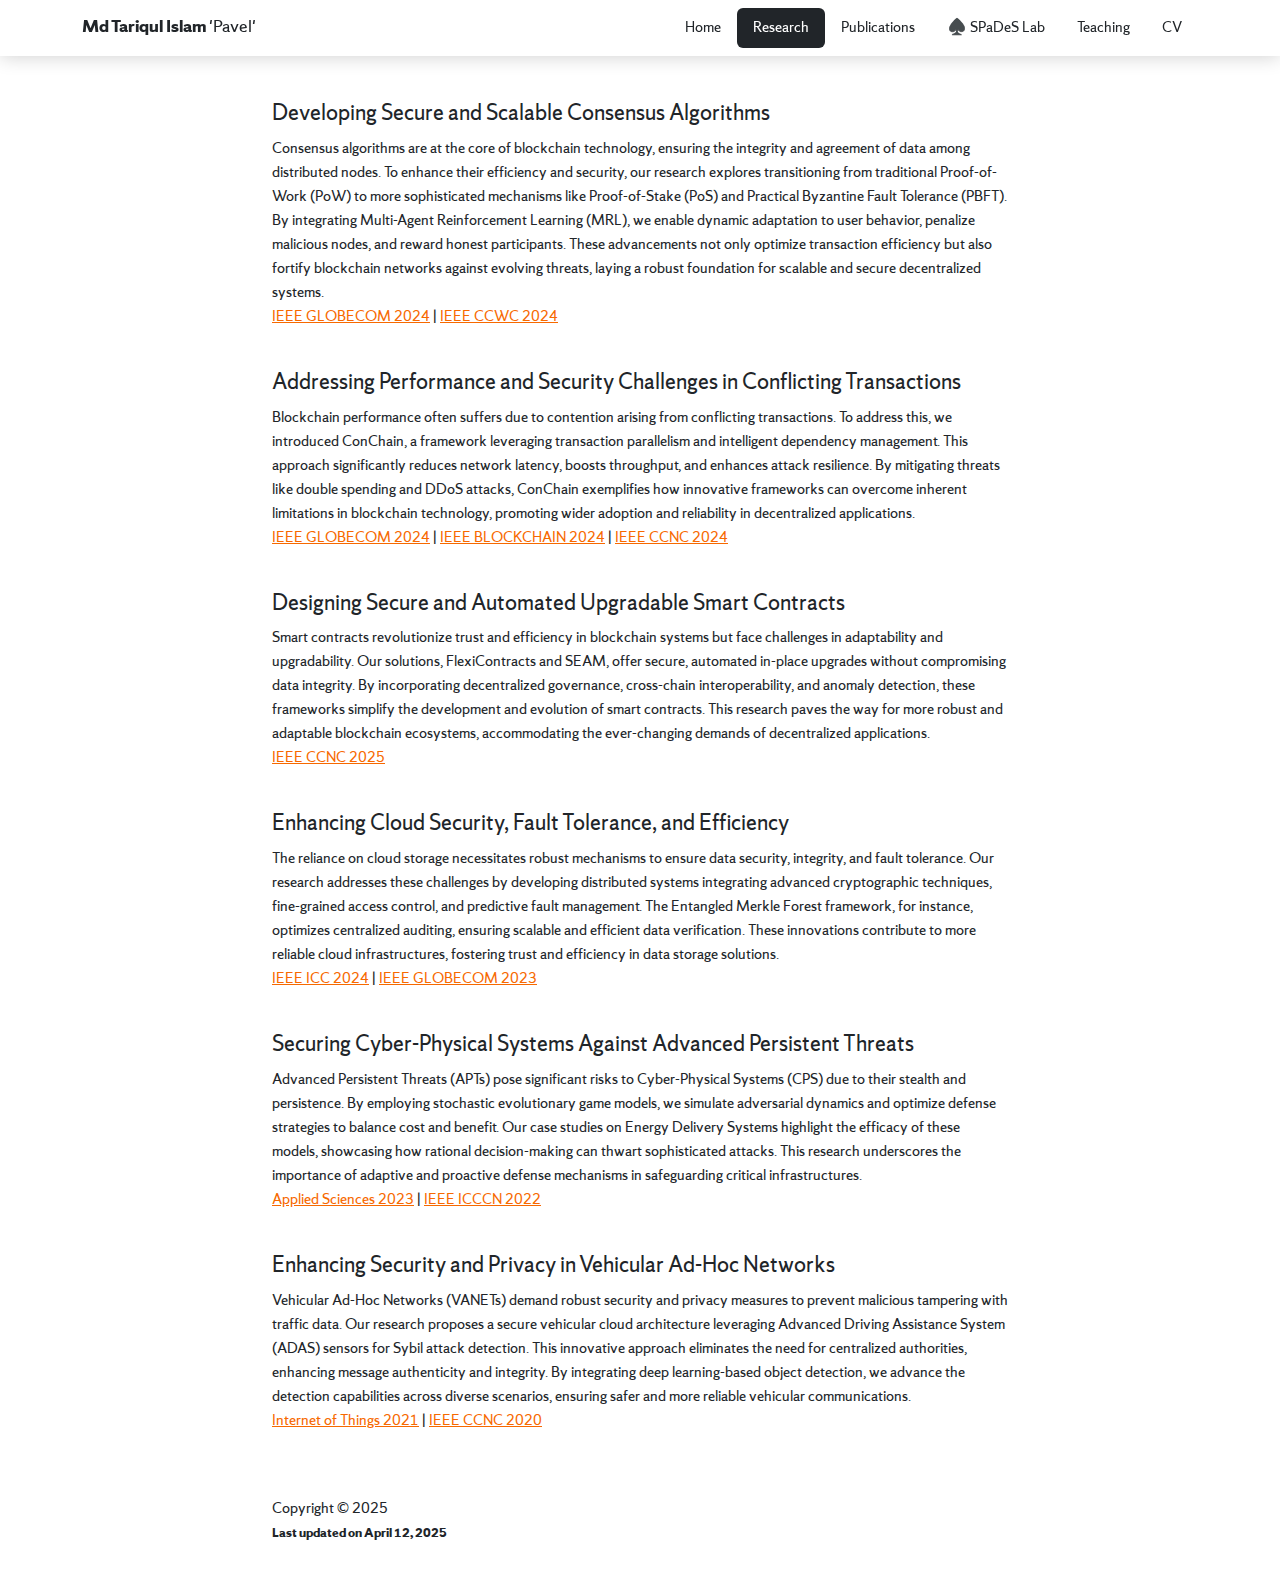
<file: research.html>
<!DOCTYPE html><html lang="en"><head><meta charSet="utf-8"/><title>Research | Md Tariqul Islam &#x27;Pavel&#x27;</title><meta name="viewport" content="width=device-width, initial-scale=1"/><link rel="icon" href="/favicon.ico"/><meta name="next-head-count" content="4"/><link rel="apple-touch-icon" sizes="180x180" href="/apple-touch-icon.png"/><link rel="icon" type="image/png" sizes="32x32" href="/favicon-32x32.png"/><link rel="icon" type="image/png" sizes="16x16" href="/favicon-16x16.png"/><link rel="manifest" href="/site.webmanifest"/><link rel="canonical" href="https://paveltariq.com/"/><meta name="description" content="Md Tariqul Islam Pavel is an Assistant Professor of Trustworthy Cyberspace in the School of Information Studies at the Syracuse University. Pavel received his bachelor’s degree (2008) in Computer Science and Engineering from the University of Dhaka, Bangladesh. He earned his master’s (2016) and Ph.D. (2020) in Computer Science from the University of Kentucky. Pavel’s work in general focuses on the security and fault tolerance of distributed computing systems. His aim is to devise novel schemes, algorithms, and protocols that support the development of secure, reliable, and trustworthy distributed networks (e.g., cloud, edge, and vehicular networks). His research supports these undertakings, and he always thrives to design and deliver practical approaches to problems being experienced in industry or society. Other than the above areas, Pavel would also like to investigate new research topics in closely related areas such as, mobile cloud, sensor network, software-defined network, Internet of things (IoT), and block chain-based distributed systems."/><meta property="og:type" content="article"/><meta property="og:url" content="https://paveltariq.com/"/><meta property="og:url" content="https://scholar.google.com/citations?user=oaquHmoAAAAJ&amp;hl=en&amp;oi=ao"/><meta property="og:title" content="Md Tariqul Islam &#x27;Pavel&#x27; - iSchool | Syracuse University"/><meta property="og:description" content="Md Tariqul Islam &#x27;Pavel&#x27; - iSchool | Syracuse University Assistant Professor 323C Hinds Hall"/><meta property="og:image" content="https://paveltariq.com/pavel-thumb.png"/><meta property="og:image:secure_url" content="https://paveltariq.com/pavel-thumb.png"/><meta name="twitter:image:src" content="https://paveltariq.com/pavel-thumb.png"/><meta property="article:author" content="Md Tariqul Islam Pavel"/><meta name="twitter:card" content="summary_large_image"/><meta name="twitter:site" content="iSchoolSU"/><meta name="twitter:title" content="Md Tariqul Islam - iSchool | Syracuse University"/><meta name="twitter:description" content="Assistant Professor323C Hinds Hall"/><link rel="preload" href="/_next/static/css/b201e9a1945c975c.css" as="style"/><link rel="stylesheet" href="/_next/static/css/b201e9a1945c975c.css" data-n-g=""/><noscript data-n-css=""></noscript><script defer="" nomodule="" src="/_next/static/chunks/polyfills-c67a75d1b6f99dc8.js"></script><script src="/_next/static/chunks/webpack-8fa1640cc84ba8fe.js" defer=""></script><script src="/_next/static/chunks/framework-114634acb84f8baa.js" defer=""></script><script src="/_next/static/chunks/main-7209515590abf48c.js" defer=""></script><script src="/_next/static/chunks/pages/_app-5b8975cead027a18.js" defer=""></script><script src="/_next/static/chunks/996-c5e5aa4c30f33066.js" defer=""></script><script src="/_next/static/chunks/pages/research-19ba46e43f09d05a.js" defer=""></script><script src="/_next/static/s7jXTWwBXLTaaH8wEeQJb/_buildManifest.js" defer=""></script><script src="/_next/static/s7jXTWwBXLTaaH8wEeQJb/_ssgManifest.js" defer=""></script></head><body><div id="__next"><div><nav class="navbar navbar-expand-lg fixed-top glossy-nav"><div class="container"><div class="title-brand"><div><strong>Md Tariqul Islam</strong> &#x27;Pavel&#x27;</div></div><button class="navbar-toggler" type="button" data-bs-toggle="collapse" data-bs-target="#navbarNavDropdown" aria-controls="navbarNavDropdown" aria-expanded="false" aria-label="Toggle navigation"><span class="navbar-toggler-icon"></span></button><span class="collapse navbar-collapse justify-content-end" id="navbarNavDropdown"><ul class="nav nav-pills"><li class="nav-item"><a class="nav-link custom-pills text-dark" href="/">Home</a></li><li class="nav-item"><a class="nav-link bg-dark custom-pills active" href="/research">Research</a></li><li class="nav-item"><a class="nav-link custom-pills text-dark" href="/publications">Publications</a></li><li class="nav-item"><a class="nav-link custom-pills text-dark" href="/spades-lab">♠️ SPaDeS Lab</a></li><li class="nav-item"><a class="nav-link custom-pills text-dark" href="/teaching">Teaching</a></li><li class="nav-item"><a class="nav-link custom-pills text-dark" target="blank" rel="noopener noreferer" href="/CV_Dec_24.pdf">CV</a></li></ul></span></div></nav><div class="container main-content"><div class="row justify-content-center"><div class="col-md-8"><div class="row justify-content-center"><div class="col-md-12"><h4>Developing Secure and Scalable Consensus Algorithms</h4>Consensus algorithms are at the core of blockchain technology, ensuring the integrity and agreement of data among distributed nodes. To enhance their efficiency and security, our research explores transitioning from traditional Proof-of-Work (PoW) to more sophisticated mechanisms like Proof-of-Stake (PoS) and Practical Byzantine Fault Tolerance (PBFT). By integrating Multi-Agent Reinforcement Learning (MRL), we enable dynamic adaptation to user behavior, penalize malicious nodes, and reward honest participants. These advancements not only optimize transaction efficiency but also fortify blockchain networks against evolving threats, laying a robust foundation for scalable and secure decentralized systems.<br/><p><a href="https://arxiv.org/pdf/2407.20983" target="_blank" rel="noopener noreferrer" style="color:#F76900">IEEE GLOBECOM 2024</a> <!-- -->|<!-- --> <a href="https://arxiv.org/pdf/2312.09123" target="_blank" rel="noopener noreferrer" style="color:#F76900">IEEE CCWC 2024</a></p><br/><h4>Addressing Performance and Security Challenges in Conflicting Transactions</h4>Blockchain performance often suffers due to contention arising from conflicting transactions. To address this, we introduced ConChain, a framework leveraging transaction parallelism and intelligent dependency management. This approach significantly reduces network latency, boosts throughput, and enhances attack resilience. By mitigating threats like double spending and DDoS attacks, ConChain exemplifies how innovative frameworks can overcome inherent limitations in blockchain technology, promoting wider adoption and reliability in decentralized applications.<br/><p><a href="https://arxiv.org/pdf/2407.20980" target="_blank" rel="noopener noreferrer" style="color:#F76900">IEEE GLOBECOM 2024</a> <!-- -->|<!-- --> <a href="https://arxiv.org/pdf/2407.01426" target="_blank" rel="noopener noreferrer" style="color:#F76900">IEEE BLOCKCHAIN 2024</a> <!-- -->|<!-- --> <a href="https://arxiv.org/pdf/2312.08305" target="_blank" rel="noopener noreferrer" style="color:#F76900">IEEE CCNC 2024</a></p><br/><h4>Designing Secure and Automated Upgradable Smart Contracts</h4>Smart contracts revolutionize trust and efficiency in blockchain systems but face challenges in adaptability and upgradability. Our solutions, FlexiContracts and SEAM, offer secure, automated in-place upgrades without compromising data integrity. By incorporating decentralized governance, cross-chain interoperability, and anomaly detection, these frameworks simplify the development and evolution of smart contracts. This research paves the way for more robust and adaptable blockchain ecosystems, accommodating the ever-changing demands of decentralized applications.<br/><p><a href="https://arxiv.org/pdf/2412.00680" target="_blank" rel="noopener noreferrer" style="color:#F76900">IEEE CCNC 2025</a></p><br/><h4>Enhancing Cloud Security, Fault Tolerance, and Efficiency</h4>The reliance on cloud storage necessitates robust mechanisms to ensure data security, integrity, and fault tolerance. Our research addresses these challenges by developing distributed systems integrating advanced cryptographic techniques, fine-grained access control, and predictive fault management. The Entangled Merkle Forest framework, for instance, optimizes centralized auditing, ensuring scalable and efficient data verification. These innovations contribute to more reliable cloud infrastructures, fostering trust and efficiency in data storage solutions.<br/><p><a href="https://arxiv.org/pdf/2401.08953" target="_blank" rel="noopener noreferrer" style="color:#F76900">IEEE ICC 2024</a> <!-- -->|<!-- --> <a href="https://arxiv.org/pdf/2308.04453" target="_blank" rel="noopener noreferrer" style="color:#F76900">IEEE GLOBECOM 2023</a></p><br/><h4>Securing Cyber-Physical Systems Against Advanced Persistent Threats</h4>Advanced Persistent Threats (APTs) pose significant risks to Cyber-Physical Systems (CPS) due to their stealth and persistence. By employing stochastic evolutionary game models, we simulate adversarial dynamics and optimize defense strategies to balance cost and benefit. Our case studies on Energy Delivery Systems highlight the efficacy of these models, showcasing how rational decision-making can thwart sophisticated attacks. This research underscores the importance of adaptive and proactive defense mechanisms in safeguarding critical infrastructures.<br/><p><a href="https://www.mdpi.com/2076-3417/13/2/755/pdf" target="_blank" rel="noopener noreferrer" style="color:#F76900">Applied Sciences 2023</a> <!-- -->|<!-- --> <a href="https://ieeexplore.ieee.org/iel7/9868842/9868856/09868886.pdf?casa_token=hfdOP4sevMYAAAAA:ZAfumt8v9W_8oXlOcRyZr8afZ0UHayoNATg1CzPDI8YglJgV5BguuQDdru4chPuZ2xRFmbYBIYo" target="_blank" rel="noopener noreferrer" style="color:#F76900">IEEE ICCCN 2022</a></p><br/><h4>Enhancing Security and Privacy in Vehicular Ad-Hoc Networks</h4>Vehicular Ad-Hoc Networks (VANETs) demand robust security and privacy measures to prevent malicious tampering with traffic data. Our research proposes a secure vehicular cloud architecture leveraging Advanced Driving Assistance System (ADAS) sensors for Sybil attack detection. This innovative approach eliminates the need for centralized authorities, enhancing message authenticity and integrity. By integrating deep learning-based object detection, we advance the detection capabilities across diverse scenarios, ensuring safer and more reliable vehicular communications.<br/><p><a href="https://www.sciencedirect.com/science/article/pii/S2542660520301864?casa_token=Fu6eVmHWAWIAAAAA:XTvywtcbUs43ri78_WINgt0MDNKOG-YU1yBbjp_ZZVudkYZoZgwYV3XAE_fMG9PYdd36rNJsvTc" target="_blank" rel="noopener noreferrer" style="color:#F76900">Internet of Things 2021</a> <!-- -->|<!-- --> <a href="https://doi.org/10.1109/CCNC46108.2020.9045356" target="_blank" rel="noopener noreferrer" style="color:#F76900">IEEE CCNC 2020</a></p></div></div><div class="row my-5"><div>Copyright © 2025<br/><small><b>Last updated on April 12, 2025</b></small></div></div></div></div></div></div></div><script id="__NEXT_DATA__" type="application/json">{"props":{"pageProps":{}},"page":"/research","query":{},"buildId":"s7jXTWwBXLTaaH8wEeQJb","nextExport":true,"autoExport":true,"isFallback":false,"scriptLoader":[]}</script></body></html>
</file>
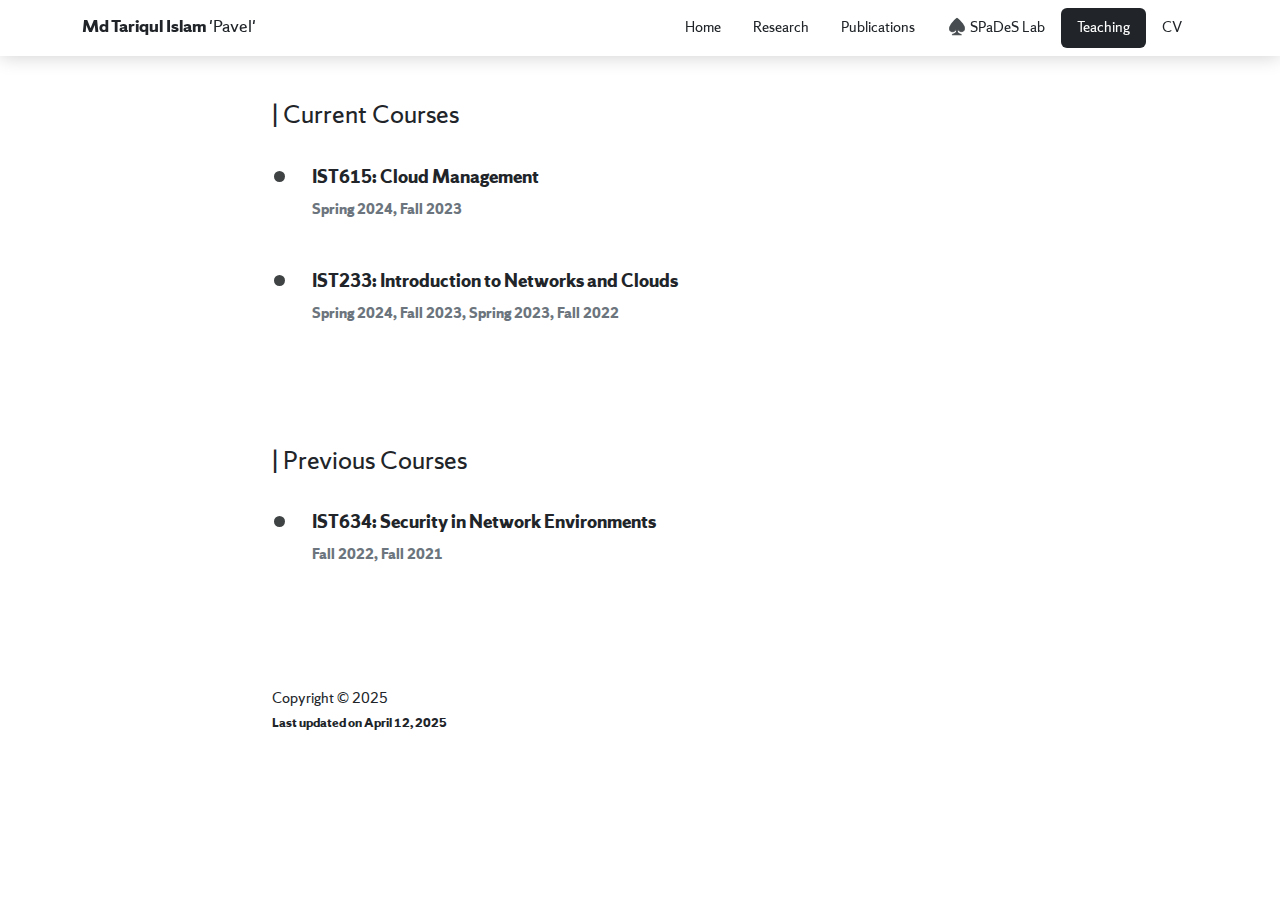
<file: teaching.html>
<!DOCTYPE html><html lang="en"><head><meta charSet="utf-8"/><title>Teaching | Md Tariqul Islam &#x27;Pavel&#x27;</title><meta name="viewport" content="width=device-width, initial-scale=1"/><link rel="icon" href="/favicon.ico"/><meta name="next-head-count" content="4"/><link rel="apple-touch-icon" sizes="180x180" href="/apple-touch-icon.png"/><link rel="icon" type="image/png" sizes="32x32" href="/favicon-32x32.png"/><link rel="icon" type="image/png" sizes="16x16" href="/favicon-16x16.png"/><link rel="manifest" href="/site.webmanifest"/><link rel="canonical" href="https://paveltariq.com/"/><meta name="description" content="Md Tariqul Islam Pavel is an Assistant Professor of Trustworthy Cyberspace in the School of Information Studies at the Syracuse University. Pavel received his bachelor’s degree (2008) in Computer Science and Engineering from the University of Dhaka, Bangladesh. He earned his master’s (2016) and Ph.D. (2020) in Computer Science from the University of Kentucky. Pavel’s work in general focuses on the security and fault tolerance of distributed computing systems. His aim is to devise novel schemes, algorithms, and protocols that support the development of secure, reliable, and trustworthy distributed networks (e.g., cloud, edge, and vehicular networks). His research supports these undertakings, and he always thrives to design and deliver practical approaches to problems being experienced in industry or society. Other than the above areas, Pavel would also like to investigate new research topics in closely related areas such as, mobile cloud, sensor network, software-defined network, Internet of things (IoT), and block chain-based distributed systems."/><meta property="og:type" content="article"/><meta property="og:url" content="https://paveltariq.com/"/><meta property="og:url" content="https://scholar.google.com/citations?user=oaquHmoAAAAJ&amp;hl=en&amp;oi=ao"/><meta property="og:title" content="Md Tariqul Islam &#x27;Pavel&#x27; - iSchool | Syracuse University"/><meta property="og:description" content="Md Tariqul Islam &#x27;Pavel&#x27; - iSchool | Syracuse University Assistant Professor 323C Hinds Hall"/><meta property="og:image" content="https://paveltariq.com/pavel-thumb.png"/><meta property="og:image:secure_url" content="https://paveltariq.com/pavel-thumb.png"/><meta name="twitter:image:src" content="https://paveltariq.com/pavel-thumb.png"/><meta property="article:author" content="Md Tariqul Islam Pavel"/><meta name="twitter:card" content="summary_large_image"/><meta name="twitter:site" content="iSchoolSU"/><meta name="twitter:title" content="Md Tariqul Islam - iSchool | Syracuse University"/><meta name="twitter:description" content="Assistant Professor323C Hinds Hall"/><link rel="preload" href="/_next/static/css/b201e9a1945c975c.css" as="style"/><link rel="stylesheet" href="/_next/static/css/b201e9a1945c975c.css" data-n-g=""/><noscript data-n-css=""></noscript><script defer="" nomodule="" src="/_next/static/chunks/polyfills-c67a75d1b6f99dc8.js"></script><script src="/_next/static/chunks/webpack-8fa1640cc84ba8fe.js" defer=""></script><script src="/_next/static/chunks/framework-114634acb84f8baa.js" defer=""></script><script src="/_next/static/chunks/main-7209515590abf48c.js" defer=""></script><script src="/_next/static/chunks/pages/_app-5b8975cead027a18.js" defer=""></script><script src="/_next/static/chunks/996-c5e5aa4c30f33066.js" defer=""></script><script src="/_next/static/chunks/pages/teaching-187cf11d2bccc17c.js" defer=""></script><script src="/_next/static/s7jXTWwBXLTaaH8wEeQJb/_buildManifest.js" defer=""></script><script src="/_next/static/s7jXTWwBXLTaaH8wEeQJb/_ssgManifest.js" defer=""></script></head><body><div id="__next"><div><nav class="navbar navbar-expand-lg fixed-top glossy-nav"><div class="container"><div class="title-brand"><strong>Md Tariqul Islam</strong> &#x27;Pavel&#x27;</div><button class="navbar-toggler" type="button" data-bs-toggle="collapse" data-bs-target="#navbarNavDropdown" aria-controls="navbarNavDropdown" aria-expanded="false" aria-label="Toggle navigation"><span class="navbar-toggler-icon"></span></button><span class="collapse navbar-collapse justify-content-end" id="navbarNavDropdown"><ul class="nav nav-pills"><li class="nav-item"><a class="nav-link custom-pills text-dark" href="/">Home</a></li><li class="nav-item "><a class="nav-link custom-pills text-dark" href="/research">Research</a></li><li class="nav-item"><a class="nav-link custom-pills text-dark" href="/publications">Publications</a></li><li class="nav-item"><a class="nav-link custom-pills text-dark" href="/spades-lab">♠️ SPaDeS Lab</a></li><li class="nav-item"><a class="nav-link bg-dark custom-pills active" href="/teaching">Teaching</a></li><li class="nav-item"><a class="nav-link custom-pills text-dark" target="blank" rel="noopener noreferer" href="/CV_Dec_24.pdf">CV</a></li></ul></span></div></nav><div class="container main-content"><div class="row justify-content-center"><div class="col-md-8"><div class="row"><h3>| Current Courses</h3><section class="col-md-12 py-4"><ul class="timeline mx-2"><li class="timeline-item mb-5"><h5 class="fw-bold">IST615: Cloud Management</h5><p class="text-muted mb-2 fw-bold">Spring 2024, Fall 2023</p><p class="text-muted"></p></li><li class="timeline-item mb-5"><h5 class="fw-bold">IST233: Introduction to Networks and Clouds</h5><p class="text-muted mb-2 fw-bold">Spring 2024, Fall 2023, Spring 2023, Fall 2022</p><p class="text-muted"></p></li></ul></section></div><div class="row mt-5"><h3>| Previous Courses</h3><section class="col-md-12 py-4"><ul class="timeline mx-2"><li class="timeline-item mb-5"><h5 class="fw-bold">IST634: Security in Network Environments</h5><p class="text-muted mb-2 fw-bold">Fall 2022, Fall 2021</p><p class="text-muted"></p></li></ul></section></div><div class="row my-5"><div>Copyright © 2025<br/><small><b>Last updated on April 12, 2025</b></small></div></div></div></div></div></div></div><script id="__NEXT_DATA__" type="application/json">{"props":{"pageProps":{}},"page":"/teaching","query":{},"buildId":"s7jXTWwBXLTaaH8wEeQJb","nextExport":true,"autoExport":true,"isFallback":false,"scriptLoader":[]}</script></body></html>
</file>
<file: _next/static/css/b201e9a1945c975c.css>
@charset "UTF-8";@import url("https://fonts.googleapis.com/css2?family=Source+Serif+4:ital,opsz,wght@0,8..60,200..900;1,8..60,200..900&display=swap");@import url("https://fonts.googleapis.com/css2?family=Material+Symbols+Outlined:opsz,wght,FILL,GRAD@48,400,0,0");@font-face{font-family:"ShermanSerif";src:url(/fonts/ShermanSerif-Bold.ttf) format("truetype");font-weight:700;font-style:normal}@font-face{font-family:"ShermanSerif";src:url(/fonts/ShermanSerif-BoldItalic.ttf) format("truetype");font-weight:700;font-style:italic}@font-face{font-family:"ShermanSerif";src:url(/fonts/ShermanSerif-Book.ttf) format("truetype");font-weight:400;font-style:normal}@font-face{font-family:"ShermanSerif";src:url(/fonts/ShermanSerif-BookItalic.ttf) format("truetype");font-weight:700;font-style:italic}@font-face{font-family:ShermanSans;src:url(/fonts/ShermanSans-Bold.ttf) format("truetype");font-weight:700;font-style:normal}@font-face{font-family:ShermanSans;src:url(/fonts/ShermanSans-BoldItalic.ttf) format("truetype");font-weight:700;font-style:italic}@font-face{font-family:ShermanSans;src:url(/fonts/ShermanSans-Book.ttf) format("truetype");font-weight:400;font-style:normal}@font-face{font-family:ShermanSans;src:url(/fonts/ShermanSans-BookItalic.ttf) format("truetype");font-weight:700;font-style:italic}*,body{font-family:ShermanSans,serif}body{background:#fff;color:#000e54}.custom-link{color:"#F76900"!important}.title-brand{font-size:1.2rem}.custom-pills:hover{background-color:#dfe6e8}.glossy-nav{background:hsla(0,0%,100%,.8);box-shadow:0 0 20px rgba(0,0,0,.2);-webkit-backdrop-filter:blur(70px);backdrop-filter:blur(70px)}.main-content{margin-top:100px}.profile-photo{width:250px;height:350px;object-fit:cover;border-radius:11px}.custom-alert{background:hsla(0,0%,100%,.3);box-shadow:0 0 50px #e1e1e1;color:#f76900}.timeline{list-style:none}.timeline,.timeline .timeline-item{position:relative}.timeline .timeline-item:after{position:absolute;display:block;top:0;background-color:#3f4343;left:-38px;border-radius:50%;height:11px;width:11px;content:"";margin-top:5px}
/*!
 * Bootstrap  v5.2.3 (https://getbootstrap.com/)
 * Copyright 2011-2022 The Bootstrap Authors
 * Copyright 2011-2022 Twitter, Inc.
 * Licensed under MIT (https://github.com/twbs/bootstrap/blob/main/LICENSE)
 */:root{--bs-blue:#0d6efd;--bs-indigo:#6610f2;--bs-purple:#6f42c1;--bs-pink:#d63384;--bs-red:#dc3545;--bs-orange:#fd7e14;--bs-yellow:#ffc107;--bs-green:#198754;--bs-teal:#20c997;--bs-cyan:#0dcaf0;--bs-black:#000;--bs-white:#fff;--bs-gray:#6c757d;--bs-gray-dark:#343a40;--bs-gray-100:#f8f9fa;--bs-gray-200:#e9ecef;--bs-gray-300:#dee2e6;--bs-gray-400:#ced4da;--bs-gray-500:#adb5bd;--bs-gray-600:#6c757d;--bs-gray-700:#495057;--bs-gray-800:#343a40;--bs-gray-900:#212529;--bs-primary:#0d6efd;--bs-secondary:#6c757d;--bs-success:#198754;--bs-info:#0dcaf0;--bs-warning:#ffc107;--bs-danger:#dc3545;--bs-light:#f8f9fa;--bs-dark:#212529;--bs-primary-rgb:13,110,253;--bs-secondary-rgb:108,117,125;--bs-success-rgb:25,135,84;--bs-info-rgb:13,202,240;--bs-warning-rgb:255,193,7;--bs-danger-rgb:220,53,69;--bs-light-rgb:248,249,250;--bs-dark-rgb:33,37,41;--bs-white-rgb:255,255,255;--bs-black-rgb:0,0,0;--bs-body-color-rgb:33,37,41;--bs-body-bg-rgb:255,255,255;--bs-font-sans-serif:system-ui,-apple-system,"Segoe UI",Roboto,"Helvetica Neue","Noto Sans","Liberation Sans",Arial,sans-serif,"Apple Color Emoji","Segoe UI Emoji","Segoe UI Symbol","Noto Color Emoji";--bs-font-monospace:SFMono-Regular,Menlo,Monaco,Consolas,"Liberation Mono","Courier New",monospace;--bs-gradient:linear-gradient(180deg,hsla(0,0%,100%,.15),hsla(0,0%,100%,0));--bs-body-font-family:var(--bs-font-sans-serif);--bs-body-font-size:1rem;--bs-body-font-weight:400;--bs-body-line-height:1.5;--bs-body-color:#212529;--bs-body-bg:#fff;--bs-border-width:1px;--bs-border-style:solid;--bs-border-color:#dee2e6;--bs-border-color-translucent:rgba(0,0,0,.175);--bs-border-radius:0.375rem;--bs-border-radius-sm:0.25rem;--bs-border-radius-lg:0.5rem;--bs-border-radius-xl:1rem;--bs-border-radius-2xl:2rem;--bs-border-radius-pill:50rem;--bs-link-color:#0d6efd;--bs-link-hover-color:#0a58ca;--bs-code-color:#d63384;--bs-highlight-bg:#fff3cd}*,:after,:before{box-sizing:border-box}@media (prefers-reduced-motion:no-preference){:root{scroll-behavior:smooth}}body{margin:0;font-family:var(--bs-body-font-family);font-size:var(--bs-body-font-size);font-weight:var(--bs-body-font-weight);line-height:var(--bs-body-line-height);color:var(--bs-body-color);text-align:var(--bs-body-text-align);background-color:var(--bs-body-bg);-webkit-text-size-adjust:100%;-webkit-tap-highlight-color:rgba(0,0,0,0)}hr{margin:1rem 0;color:inherit;border:0;border-top:1px solid;opacity:.25}.h1,.h2,.h3,.h4,.h5,.h6,h1,h2,h3,h4,h5,h6{margin-top:0;margin-bottom:.5rem;font-weight:500;line-height:1.2}.h1,h1{font-size:calc(1.375rem + 1.5vw)}@media (min-width:1200px){.h1,h1{font-size:2.5rem}}.h2,h2{font-size:calc(1.325rem + .9vw)}@media (min-width:1200px){.h2,h2{font-size:2rem}}.h3,h3{font-size:calc(1.3rem + .6vw)}@media (min-width:1200px){.h3,h3{font-size:1.75rem}}.h4,h4{font-size:calc(1.275rem + .3vw)}@media (min-width:1200px){.h4,h4{font-size:1.5rem}}.h5,h5{font-size:1.25rem}.h6,h6{font-size:1rem}p{margin-top:0;margin-bottom:1rem}abbr[title]{-webkit-text-decoration:underline dotted;text-decoration:underline dotted;cursor:help;-webkit-text-decoration-skip-ink:none;text-decoration-skip-ink:none}address{margin-bottom:1rem;font-style:normal;line-height:inherit}ol,ul{padding-left:2rem}dl,ol,ul{margin-top:0;margin-bottom:1rem}ol ol,ol ul,ul ol,ul ul{margin-bottom:0}dt{font-weight:700}dd{margin-bottom:.5rem;margin-left:0}blockquote{margin:0 0 1rem}b,strong{font-weight:bolder}.small,small{font-size:.875em}.mark,mark{padding:.1875em;background-color:var(--bs-highlight-bg)}sub,sup{position:relative;font-size:.75em;line-height:0;vertical-align:baseline}sub{bottom:-.25em}sup{top:-.5em}a{color:var(--bs-link-color);text-decoration:underline}a:hover{color:var(--bs-link-hover-color)}a:not([href]):not([class]),a:not([href]):not([class]):hover{color:inherit;text-decoration:none}code,kbd,pre,samp{font-family:var(--bs-font-monospace);font-size:1em}pre{display:block;margin-top:0;margin-bottom:1rem;overflow:auto;font-size:.875em}pre code{font-size:inherit;color:inherit;word-break:normal}code{font-size:.875em;color:var(--bs-code-color);word-wrap:break-word}a>code{color:inherit}kbd{padding:.1875rem .375rem;font-size:.875em;color:var(--bs-body-bg);background-color:var(--bs-body-color);border-radius:.25rem}kbd kbd{padding:0;font-size:1em}figure{margin:0 0 1rem}img,svg{vertical-align:middle}table{caption-side:bottom;border-collapse:collapse}caption{padding-top:.5rem;padding-bottom:.5rem;color:#6c757d;text-align:left}th{text-align:inherit;text-align:-webkit-match-parent}tbody,td,tfoot,th,thead,tr{border:0 solid;border-color:inherit}label{display:inline-block}button{border-radius:0}button:focus:not(:focus-visible){outline:0}button,input,optgroup,select,textarea{margin:0;font-family:inherit;font-size:inherit;line-height:inherit}button,select{text-transform:none}[role=button]{cursor:pointer}select{word-wrap:normal}select:disabled{opacity:1}[list]:not([type=date]):not([type=datetime-local]):not([type=month]):not([type=week]):not([type=time])::-webkit-calendar-picker-indicator{display:none!important}[type=button],[type=reset],[type=submit],button{-webkit-appearance:button}[type=button]:not(:disabled),[type=reset]:not(:disabled),[type=submit]:not(:disabled),button:not(:disabled){cursor:pointer}::-moz-focus-inner{padding:0;border-style:none}textarea{resize:vertical}fieldset{min-width:0;padding:0;margin:0;border:0}legend{float:left;width:100%;padding:0;margin-bottom:.5rem;font-size:calc(1.275rem + .3vw);line-height:inherit}@media (min-width:1200px){legend{font-size:1.5rem}}legend+*{clear:left}::-webkit-datetime-edit-day-field,::-webkit-datetime-edit-fields-wrapper,::-webkit-datetime-edit-hour-field,::-webkit-datetime-edit-minute,::-webkit-datetime-edit-month-field,::-webkit-datetime-edit-text,::-webkit-datetime-edit-year-field{padding:0}::-webkit-inner-spin-button{height:auto}[type=search]{outline-offset:-2px;-webkit-appearance:textfield}::-webkit-search-decoration{-webkit-appearance:none}::-webkit-color-swatch-wrapper{padding:0}::-webkit-file-upload-button{font:inherit;-webkit-appearance:button}::file-selector-button{font:inherit;-webkit-appearance:button}output{display:inline-block}iframe{border:0}summary{display:list-item;cursor:pointer}progress{vertical-align:baseline}[hidden]{display:none!important}.lead{font-size:1.25rem;font-weight:300}.display-1{font-size:calc(1.625rem + 4.5vw);font-weight:300;line-height:1.2}@media (min-width:1200px){.display-1{font-size:5rem}}.display-2{font-size:calc(1.575rem + 3.9vw);font-weight:300;line-height:1.2}@media (min-width:1200px){.display-2{font-size:4.5rem}}.display-3{font-size:calc(1.525rem + 3.3vw);font-weight:300;line-height:1.2}@media (min-width:1200px){.display-3{font-size:4rem}}.display-4{font-size:calc(1.475rem + 2.7vw);font-weight:300;line-height:1.2}@media (min-width:1200px){.display-4{font-size:3.5rem}}.display-5{font-size:calc(1.425rem + 2.1vw);font-weight:300;line-height:1.2}@media (min-width:1200px){.display-5{font-size:3rem}}.display-6{font-size:calc(1.375rem + 1.5vw);font-weight:300;line-height:1.2}@media (min-width:1200px){.display-6{font-size:2.5rem}}.list-inline,.list-unstyled{padding-left:0;list-style:none}.list-inline-item{display:inline-block}.list-inline-item:not(:last-child){margin-right:.5rem}.initialism{font-size:.875em;text-transform:uppercase}.blockquote{margin-bottom:1rem;font-size:1.25rem}.blockquote>:last-child{margin-bottom:0}.blockquote-footer{margin-top:-1rem;margin-bottom:1rem;font-size:.875em;color:#6c757d}.blockquote-footer:before{content:"— "}.img-fluid,.img-thumbnail{max-width:100%;height:auto}.img-thumbnail{padding:.25rem;background-color:#fff;border:1px solid var(--bs-border-color);border-radius:.375rem}.figure{display:inline-block}.figure-img{margin-bottom:.5rem;line-height:1}.figure-caption{font-size:.875em;color:#6c757d}.container,.container-fluid,.container-lg,.container-md,.container-sm,.container-xl,.container-xxl{--bs-gutter-x:1.5rem;--bs-gutter-y:0;width:100%;padding-right:calc(var(--bs-gutter-x) * .5);padding-left:calc(var(--bs-gutter-x) * .5);margin-right:auto;margin-left:auto}@media (min-width:576px){.container,.container-sm{max-width:540px}}@media (min-width:768px){.container,.container-md,.container-sm{max-width:720px}}@media (min-width:992px){.container,.container-lg,.container-md,.container-sm{max-width:960px}}@media (min-width:1200px){.container,.container-lg,.container-md,.container-sm,.container-xl{max-width:1140px}}@media (min-width:1400px){.container,.container-lg,.container-md,.container-sm,.container-xl,.container-xxl{max-width:1320px}}.row{--bs-gutter-x:1.5rem;--bs-gutter-y:0;display:flex;flex-wrap:wrap;margin-top:calc(-1 * var(--bs-gutter-y));margin-right:calc(-.5 * var(--bs-gutter-x));margin-left:calc(-.5 * var(--bs-gutter-x))}.row>*{flex-shrink:0;width:100%;max-width:100%;padding-right:calc(var(--bs-gutter-x) * .5);padding-left:calc(var(--bs-gutter-x) * .5);margin-top:var(--bs-gutter-y)}.col{flex:1 0}.row-cols-auto>*{flex:0 0 auto;width:auto}.row-cols-1>*{flex:0 0 auto;width:100%}.row-cols-2>*{flex:0 0 auto;width:50%}.row-cols-3>*{flex:0 0 auto;width:33.3333333333%}.row-cols-4>*{flex:0 0 auto;width:25%}.row-cols-5>*{flex:0 0 auto;width:20%}.row-cols-6>*{flex:0 0 auto;width:16.6666666667%}.col-auto{flex:0 0 auto;width:auto}.col-1{flex:0 0 auto;width:8.33333333%}.col-2{flex:0 0 auto;width:16.66666667%}.col-3{flex:0 0 auto;width:25%}.col-4{flex:0 0 auto;width:33.33333333%}.col-5{flex:0 0 auto;width:41.66666667%}.col-6{flex:0 0 auto;width:50%}.col-7{flex:0 0 auto;width:58.33333333%}.col-8{flex:0 0 auto;width:66.66666667%}.col-9{flex:0 0 auto;width:75%}.col-10{flex:0 0 auto;width:83.33333333%}.col-11{flex:0 0 auto;width:91.66666667%}.col-12{flex:0 0 auto;width:100%}.offset-1{margin-left:8.33333333%}.offset-2{margin-left:16.66666667%}.offset-3{margin-left:25%}.offset-4{margin-left:33.33333333%}.offset-5{margin-left:41.66666667%}.offset-6{margin-left:50%}.offset-7{margin-left:58.33333333%}.offset-8{margin-left:66.66666667%}.offset-9{margin-left:75%}.offset-10{margin-left:83.33333333%}.offset-11{margin-left:91.66666667%}.g-0,.gx-0{--bs-gutter-x:0}.g-0,.gy-0{--bs-gutter-y:0}.g-1,.gx-1{--bs-gutter-x:0.25rem}.g-1,.gy-1{--bs-gutter-y:0.25rem}.g-2,.gx-2{--bs-gutter-x:0.5rem}.g-2,.gy-2{--bs-gutter-y:0.5rem}.g-3,.gx-3{--bs-gutter-x:1rem}.g-3,.gy-3{--bs-gutter-y:1rem}.g-4,.gx-4{--bs-gutter-x:1.5rem}.g-4,.gy-4{--bs-gutter-y:1.5rem}.g-5,.gx-5{--bs-gutter-x:3rem}.g-5,.gy-5{--bs-gutter-y:3rem}@media (min-width:576px){.col-sm{flex:1 0}.row-cols-sm-auto>*{flex:0 0 auto;width:auto}.row-cols-sm-1>*{flex:0 0 auto;width:100%}.row-cols-sm-2>*{flex:0 0 auto;width:50%}.row-cols-sm-3>*{flex:0 0 auto;width:33.3333333333%}.row-cols-sm-4>*{flex:0 0 auto;width:25%}.row-cols-sm-5>*{flex:0 0 auto;width:20%}.row-cols-sm-6>*{flex:0 0 auto;width:16.6666666667%}.col-sm-auto{flex:0 0 auto;width:auto}.col-sm-1{flex:0 0 auto;width:8.33333333%}.col-sm-2{flex:0 0 auto;width:16.66666667%}.col-sm-3{flex:0 0 auto;width:25%}.col-sm-4{flex:0 0 auto;width:33.33333333%}.col-sm-5{flex:0 0 auto;width:41.66666667%}.col-sm-6{flex:0 0 auto;width:50%}.col-sm-7{flex:0 0 auto;width:58.33333333%}.col-sm-8{flex:0 0 auto;width:66.66666667%}.col-sm-9{flex:0 0 auto;width:75%}.col-sm-10{flex:0 0 auto;width:83.33333333%}.col-sm-11{flex:0 0 auto;width:91.66666667%}.col-sm-12{flex:0 0 auto;width:100%}.offset-sm-0{margin-left:0}.offset-sm-1{margin-left:8.33333333%}.offset-sm-2{margin-left:16.66666667%}.offset-sm-3{margin-left:25%}.offset-sm-4{margin-left:33.33333333%}.offset-sm-5{margin-left:41.66666667%}.offset-sm-6{margin-left:50%}.offset-sm-7{margin-left:58.33333333%}.offset-sm-8{margin-left:66.66666667%}.offset-sm-9{margin-left:75%}.offset-sm-10{margin-left:83.33333333%}.offset-sm-11{margin-left:91.66666667%}.g-sm-0,.gx-sm-0{--bs-gutter-x:0}.g-sm-0,.gy-sm-0{--bs-gutter-y:0}.g-sm-1,.gx-sm-1{--bs-gutter-x:0.25rem}.g-sm-1,.gy-sm-1{--bs-gutter-y:0.25rem}.g-sm-2,.gx-sm-2{--bs-gutter-x:0.5rem}.g-sm-2,.gy-sm-2{--bs-gutter-y:0.5rem}.g-sm-3,.gx-sm-3{--bs-gutter-x:1rem}.g-sm-3,.gy-sm-3{--bs-gutter-y:1rem}.g-sm-4,.gx-sm-4{--bs-gutter-x:1.5rem}.g-sm-4,.gy-sm-4{--bs-gutter-y:1.5rem}.g-sm-5,.gx-sm-5{--bs-gutter-x:3rem}.g-sm-5,.gy-sm-5{--bs-gutter-y:3rem}}@media (min-width:768px){.col-md{flex:1 0}.row-cols-md-auto>*{flex:0 0 auto;width:auto}.row-cols-md-1>*{flex:0 0 auto;width:100%}.row-cols-md-2>*{flex:0 0 auto;width:50%}.row-cols-md-3>*{flex:0 0 auto;width:33.3333333333%}.row-cols-md-4>*{flex:0 0 auto;width:25%}.row-cols-md-5>*{flex:0 0 auto;width:20%}.row-cols-md-6>*{flex:0 0 auto;width:16.6666666667%}.col-md-auto{flex:0 0 auto;width:auto}.col-md-1{flex:0 0 auto;width:8.33333333%}.col-md-2{flex:0 0 auto;width:16.66666667%}.col-md-3{flex:0 0 auto;width:25%}.col-md-4{flex:0 0 auto;width:33.33333333%}.col-md-5{flex:0 0 auto;width:41.66666667%}.col-md-6{flex:0 0 auto;width:50%}.col-md-7{flex:0 0 auto;width:58.33333333%}.col-md-8{flex:0 0 auto;width:66.66666667%}.col-md-9{flex:0 0 auto;width:75%}.col-md-10{flex:0 0 auto;width:83.33333333%}.col-md-11{flex:0 0 auto;width:91.66666667%}.col-md-12{flex:0 0 auto;width:100%}.offset-md-0{margin-left:0}.offset-md-1{margin-left:8.33333333%}.offset-md-2{margin-left:16.66666667%}.offset-md-3{margin-left:25%}.offset-md-4{margin-left:33.33333333%}.offset-md-5{margin-left:41.66666667%}.offset-md-6{margin-left:50%}.offset-md-7{margin-left:58.33333333%}.offset-md-8{margin-left:66.66666667%}.offset-md-9{margin-left:75%}.offset-md-10{margin-left:83.33333333%}.offset-md-11{margin-left:91.66666667%}.g-md-0,.gx-md-0{--bs-gutter-x:0}.g-md-0,.gy-md-0{--bs-gutter-y:0}.g-md-1,.gx-md-1{--bs-gutter-x:0.25rem}.g-md-1,.gy-md-1{--bs-gutter-y:0.25rem}.g-md-2,.gx-md-2{--bs-gutter-x:0.5rem}.g-md-2,.gy-md-2{--bs-gutter-y:0.5rem}.g-md-3,.gx-md-3{--bs-gutter-x:1rem}.g-md-3,.gy-md-3{--bs-gutter-y:1rem}.g-md-4,.gx-md-4{--bs-gutter-x:1.5rem}.g-md-4,.gy-md-4{--bs-gutter-y:1.5rem}.g-md-5,.gx-md-5{--bs-gutter-x:3rem}.g-md-5,.gy-md-5{--bs-gutter-y:3rem}}@media (min-width:992px){.col-lg{flex:1 0}.row-cols-lg-auto>*{flex:0 0 auto;width:auto}.row-cols-lg-1>*{flex:0 0 auto;width:100%}.row-cols-lg-2>*{flex:0 0 auto;width:50%}.row-cols-lg-3>*{flex:0 0 auto;width:33.3333333333%}.row-cols-lg-4>*{flex:0 0 auto;width:25%}.row-cols-lg-5>*{flex:0 0 auto;width:20%}.row-cols-lg-6>*{flex:0 0 auto;width:16.6666666667%}.col-lg-auto{flex:0 0 auto;width:auto}.col-lg-1{flex:0 0 auto;width:8.33333333%}.col-lg-2{flex:0 0 auto;width:16.66666667%}.col-lg-3{flex:0 0 auto;width:25%}.col-lg-4{flex:0 0 auto;width:33.33333333%}.col-lg-5{flex:0 0 auto;width:41.66666667%}.col-lg-6{flex:0 0 auto;width:50%}.col-lg-7{flex:0 0 auto;width:58.33333333%}.col-lg-8{flex:0 0 auto;width:66.66666667%}.col-lg-9{flex:0 0 auto;width:75%}.col-lg-10{flex:0 0 auto;width:83.33333333%}.col-lg-11{flex:0 0 auto;width:91.66666667%}.col-lg-12{flex:0 0 auto;width:100%}.offset-lg-0{margin-left:0}.offset-lg-1{margin-left:8.33333333%}.offset-lg-2{margin-left:16.66666667%}.offset-lg-3{margin-left:25%}.offset-lg-4{margin-left:33.33333333%}.offset-lg-5{margin-left:41.66666667%}.offset-lg-6{margin-left:50%}.offset-lg-7{margin-left:58.33333333%}.offset-lg-8{margin-left:66.66666667%}.offset-lg-9{margin-left:75%}.offset-lg-10{margin-left:83.33333333%}.offset-lg-11{margin-left:91.66666667%}.g-lg-0,.gx-lg-0{--bs-gutter-x:0}.g-lg-0,.gy-lg-0{--bs-gutter-y:0}.g-lg-1,.gx-lg-1{--bs-gutter-x:0.25rem}.g-lg-1,.gy-lg-1{--bs-gutter-y:0.25rem}.g-lg-2,.gx-lg-2{--bs-gutter-x:0.5rem}.g-lg-2,.gy-lg-2{--bs-gutter-y:0.5rem}.g-lg-3,.gx-lg-3{--bs-gutter-x:1rem}.g-lg-3,.gy-lg-3{--bs-gutter-y:1rem}.g-lg-4,.gx-lg-4{--bs-gutter-x:1.5rem}.g-lg-4,.gy-lg-4{--bs-gutter-y:1.5rem}.g-lg-5,.gx-lg-5{--bs-gutter-x:3rem}.g-lg-5,.gy-lg-5{--bs-gutter-y:3rem}}@media (min-width:1200px){.col-xl{flex:1 0}.row-cols-xl-auto>*{flex:0 0 auto;width:auto}.row-cols-xl-1>*{flex:0 0 auto;width:100%}.row-cols-xl-2>*{flex:0 0 auto;width:50%}.row-cols-xl-3>*{flex:0 0 auto;width:33.3333333333%}.row-cols-xl-4>*{flex:0 0 auto;width:25%}.row-cols-xl-5>*{flex:0 0 auto;width:20%}.row-cols-xl-6>*{flex:0 0 auto;width:16.6666666667%}.col-xl-auto{flex:0 0 auto;width:auto}.col-xl-1{flex:0 0 auto;width:8.33333333%}.col-xl-2{flex:0 0 auto;width:16.66666667%}.col-xl-3{flex:0 0 auto;width:25%}.col-xl-4{flex:0 0 auto;width:33.33333333%}.col-xl-5{flex:0 0 auto;width:41.66666667%}.col-xl-6{flex:0 0 auto;width:50%}.col-xl-7{flex:0 0 auto;width:58.33333333%}.col-xl-8{flex:0 0 auto;width:66.66666667%}.col-xl-9{flex:0 0 auto;width:75%}.col-xl-10{flex:0 0 auto;width:83.33333333%}.col-xl-11{flex:0 0 auto;width:91.66666667%}.col-xl-12{flex:0 0 auto;width:100%}.offset-xl-0{margin-left:0}.offset-xl-1{margin-left:8.33333333%}.offset-xl-2{margin-left:16.66666667%}.offset-xl-3{margin-left:25%}.offset-xl-4{margin-left:33.33333333%}.offset-xl-5{margin-left:41.66666667%}.offset-xl-6{margin-left:50%}.offset-xl-7{margin-left:58.33333333%}.offset-xl-8{margin-left:66.66666667%}.offset-xl-9{margin-left:75%}.offset-xl-10{margin-left:83.33333333%}.offset-xl-11{margin-left:91.66666667%}.g-xl-0,.gx-xl-0{--bs-gutter-x:0}.g-xl-0,.gy-xl-0{--bs-gutter-y:0}.g-xl-1,.gx-xl-1{--bs-gutter-x:0.25rem}.g-xl-1,.gy-xl-1{--bs-gutter-y:0.25rem}.g-xl-2,.gx-xl-2{--bs-gutter-x:0.5rem}.g-xl-2,.gy-xl-2{--bs-gutter-y:0.5rem}.g-xl-3,.gx-xl-3{--bs-gutter-x:1rem}.g-xl-3,.gy-xl-3{--bs-gutter-y:1rem}.g-xl-4,.gx-xl-4{--bs-gutter-x:1.5rem}.g-xl-4,.gy-xl-4{--bs-gutter-y:1.5rem}.g-xl-5,.gx-xl-5{--bs-gutter-x:3rem}.g-xl-5,.gy-xl-5{--bs-gutter-y:3rem}}@media (min-width:1400px){.col-xxl{flex:1 0}.row-cols-xxl-auto>*{flex:0 0 auto;width:auto}.row-cols-xxl-1>*{flex:0 0 auto;width:100%}.row-cols-xxl-2>*{flex:0 0 auto;width:50%}.row-cols-xxl-3>*{flex:0 0 auto;width:33.3333333333%}.row-cols-xxl-4>*{flex:0 0 auto;width:25%}.row-cols-xxl-5>*{flex:0 0 auto;width:20%}.row-cols-xxl-6>*{flex:0 0 auto;width:16.6666666667%}.col-xxl-auto{flex:0 0 auto;width:auto}.col-xxl-1{flex:0 0 auto;width:8.33333333%}.col-xxl-2{flex:0 0 auto;width:16.66666667%}.col-xxl-3{flex:0 0 auto;width:25%}.col-xxl-4{flex:0 0 auto;width:33.33333333%}.col-xxl-5{flex:0 0 auto;width:41.66666667%}.col-xxl-6{flex:0 0 auto;width:50%}.col-xxl-7{flex:0 0 auto;width:58.33333333%}.col-xxl-8{flex:0 0 auto;width:66.66666667%}.col-xxl-9{flex:0 0 auto;width:75%}.col-xxl-10{flex:0 0 auto;width:83.33333333%}.col-xxl-11{flex:0 0 auto;width:91.66666667%}.col-xxl-12{flex:0 0 auto;width:100%}.offset-xxl-0{margin-left:0}.offset-xxl-1{margin-left:8.33333333%}.offset-xxl-2{margin-left:16.66666667%}.offset-xxl-3{margin-left:25%}.offset-xxl-4{margin-left:33.33333333%}.offset-xxl-5{margin-left:41.66666667%}.offset-xxl-6{margin-left:50%}.offset-xxl-7{margin-left:58.33333333%}.offset-xxl-8{margin-left:66.66666667%}.offset-xxl-9{margin-left:75%}.offset-xxl-10{margin-left:83.33333333%}.offset-xxl-11{margin-left:91.66666667%}.g-xxl-0,.gx-xxl-0{--bs-gutter-x:0}.g-xxl-0,.gy-xxl-0{--bs-gutter-y:0}.g-xxl-1,.gx-xxl-1{--bs-gutter-x:0.25rem}.g-xxl-1,.gy-xxl-1{--bs-gutter-y:0.25rem}.g-xxl-2,.gx-xxl-2{--bs-gutter-x:0.5rem}.g-xxl-2,.gy-xxl-2{--bs-gutter-y:0.5rem}.g-xxl-3,.gx-xxl-3{--bs-gutter-x:1rem}.g-xxl-3,.gy-xxl-3{--bs-gutter-y:1rem}.g-xxl-4,.gx-xxl-4{--bs-gutter-x:1.5rem}.g-xxl-4,.gy-xxl-4{--bs-gutter-y:1.5rem}.g-xxl-5,.gx-xxl-5{--bs-gutter-x:3rem}.g-xxl-5,.gy-xxl-5{--bs-gutter-y:3rem}}.table{--bs-table-color:var(--bs-body-color);--bs-table-bg:transparent;--bs-table-border-color:var(--bs-border-color);--bs-table-accent-bg:transparent;--bs-table-striped-color:var(--bs-body-color);--bs-table-striped-bg:rgba(0,0,0,.05);--bs-table-active-color:var(--bs-body-color);--bs-table-active-bg:rgba(0,0,0,.1);--bs-table-hover-color:var(--bs-body-color);--bs-table-hover-bg:rgba(0,0,0,.075);width:100%;margin-bottom:1rem;color:var(--bs-table-color);vertical-align:top;border-color:var(--bs-table-border-color)}.table>:not(caption)>*>*{padding:.5rem;background-color:var(--bs-table-bg);border-bottom-width:1px;box-shadow:inset 0 0 0 9999px var(--bs-table-accent-bg)}.table>tbody{vertical-align:inherit}.table>thead{vertical-align:bottom}.table-group-divider{border-top:2px solid}.caption-top{caption-side:top}.table-sm>:not(caption)>*>*{padding:.25rem}.table-bordered>:not(caption)>*{border-width:1px 0}.table-bordered>:not(caption)>*>*{border-width:0 1px}.table-borderless>:not(caption)>*>*{border-bottom-width:0}.table-borderless>:not(:first-child){border-top-width:0}.table-striped-columns>:not(caption)>tr>:nth-child(2n),.table-striped>tbody>tr:nth-of-type(odd)>*{--bs-table-accent-bg:var(--bs-table-striped-bg);color:var(--bs-table-striped-color)}.table-active{--bs-table-accent-bg:var(--bs-table-active-bg);color:var(--bs-table-active-color)}.table-hover>tbody>tr:hover>*{--bs-table-accent-bg:var(--bs-table-hover-bg);color:var(--bs-table-hover-color)}.table-primary{--bs-table-color:#000;--bs-table-bg:#cfe2ff;--bs-table-border-color:#bacbe6;--bs-table-striped-bg:#c5d7f2;--bs-table-striped-color:#000;--bs-table-active-bg:#bacbe6;--bs-table-active-color:#000;--bs-table-hover-bg:#bfd1ec;--bs-table-hover-color:#000}.table-primary,.table-secondary{color:var(--bs-table-color);border-color:var(--bs-table-border-color)}.table-secondary{--bs-table-color:#000;--bs-table-bg:#e2e3e5;--bs-table-border-color:#cbccce;--bs-table-striped-bg:#d7d8da;--bs-table-striped-color:#000;--bs-table-active-bg:#cbccce;--bs-table-active-color:#000;--bs-table-hover-bg:#d1d2d4;--bs-table-hover-color:#000}.table-success{--bs-table-color:#000;--bs-table-bg:#d1e7dd;--bs-table-border-color:#bcd0c7;--bs-table-striped-bg:#c7dbd2;--bs-table-striped-color:#000;--bs-table-active-bg:#bcd0c7;--bs-table-active-color:#000;--bs-table-hover-bg:#c1d6cc;--bs-table-hover-color:#000}.table-info,.table-success{color:var(--bs-table-color);border-color:var(--bs-table-border-color)}.table-info{--bs-table-color:#000;--bs-table-bg:#cff4fc;--bs-table-border-color:#badce3;--bs-table-striped-bg:#c5e8ef;--bs-table-striped-color:#000;--bs-table-active-bg:#badce3;--bs-table-active-color:#000;--bs-table-hover-bg:#bfe2e9;--bs-table-hover-color:#000}.table-warning{--bs-table-color:#000;--bs-table-bg:#fff3cd;--bs-table-border-color:#e6dbb9;--bs-table-striped-bg:#f2e7c3;--bs-table-striped-color:#000;--bs-table-active-bg:#e6dbb9;--bs-table-active-color:#000;--bs-table-hover-bg:#ece1be;--bs-table-hover-color:#000}.table-danger,.table-warning{color:var(--bs-table-color);border-color:var(--bs-table-border-color)}.table-danger{--bs-table-color:#000;--bs-table-bg:#f8d7da;--bs-table-border-color:#dfc2c4;--bs-table-striped-bg:#eccccf;--bs-table-striped-color:#000;--bs-table-active-bg:#dfc2c4;--bs-table-active-color:#000;--bs-table-hover-bg:#e5c7ca;--bs-table-hover-color:#000}.table-light{--bs-table-color:#000;--bs-table-bg:#f8f9fa;--bs-table-border-color:#dfe0e1;--bs-table-striped-bg:#ecedee;--bs-table-striped-color:#000;--bs-table-active-bg:#dfe0e1;--bs-table-active-color:#000;--bs-table-hover-bg:#e5e6e7;--bs-table-hover-color:#000}.table-dark,.table-light{color:var(--bs-table-color);border-color:var(--bs-table-border-color)}.table-dark{--bs-table-color:#fff;--bs-table-bg:#212529;--bs-table-border-color:#373b3e;--bs-table-striped-bg:#2c3034;--bs-table-striped-color:#fff;--bs-table-active-bg:#373b3e;--bs-table-active-color:#fff;--bs-table-hover-bg:#323539;--bs-table-hover-color:#fff}.table-responsive{overflow-x:auto;-webkit-overflow-scrolling:touch}@media (max-width:575.98px){.table-responsive-sm{overflow-x:auto;-webkit-overflow-scrolling:touch}}@media (max-width:767.98px){.table-responsive-md{overflow-x:auto;-webkit-overflow-scrolling:touch}}@media (max-width:991.98px){.table-responsive-lg{overflow-x:auto;-webkit-overflow-scrolling:touch}}@media (max-width:1199.98px){.table-responsive-xl{overflow-x:auto;-webkit-overflow-scrolling:touch}}@media (max-width:1399.98px){.table-responsive-xxl{overflow-x:auto;-webkit-overflow-scrolling:touch}}.form-label{margin-bottom:.5rem}.col-form-label{padding-top:calc(.375rem + 1px);padding-bottom:calc(.375rem + 1px);margin-bottom:0;font-size:inherit;line-height:1.5}.col-form-label-lg{padding-top:calc(.5rem + 1px);padding-bottom:calc(.5rem + 1px);font-size:1.25rem}.col-form-label-sm{padding-top:calc(.25rem + 1px);padding-bottom:calc(.25rem + 1px);font-size:.875rem}.form-text{margin-top:.25rem;font-size:.875em;color:#6c757d}.form-control{display:block;width:100%;padding:.375rem .75rem;font-size:1rem;font-weight:400;line-height:1.5;color:#212529;background-color:#fff;background-clip:padding-box;border:1px solid #ced4da;-webkit-appearance:none;-moz-appearance:none;appearance:none;border-radius:.375rem;transition:border-color .15s ease-in-out,box-shadow .15s ease-in-out}@media (prefers-reduced-motion:reduce){.form-control{transition:none}}.form-control[type=file]{overflow:hidden}.form-control[type=file]:not(:disabled):not([readonly]){cursor:pointer}.form-control:focus{color:#212529;background-color:#fff;border-color:#86b7fe;outline:0;box-shadow:0 0 0 .25rem rgba(13,110,253,.25)}.form-control::-webkit-date-and-time-value{height:1.5em}.form-control::placeholder{color:#6c757d;opacity:1}.form-control:disabled{background-color:#e9ecef;opacity:1}.form-control::-webkit-file-upload-button{padding:.375rem .75rem;margin:-.375rem -.75rem;-webkit-margin-end:.75rem;margin-inline-end:.75rem;color:#212529;background-color:#e9ecef;pointer-events:none;border:0 solid;border-color:inherit;border-inline-end-width:1px;border-radius:0;-webkit-transition:color .15s ease-in-out,background-color .15s ease-in-out,border-color .15s ease-in-out,box-shadow .15s ease-in-out;transition:color .15s ease-in-out,background-color .15s ease-in-out,border-color .15s ease-in-out,box-shadow .15s ease-in-out}.form-control::file-selector-button{padding:.375rem .75rem;margin:-.375rem -.75rem;-webkit-margin-end:.75rem;margin-inline-end:.75rem;color:#212529;background-color:#e9ecef;pointer-events:none;border:0 solid;border-color:inherit;border-inline-end-width:1px;border-radius:0;transition:color .15s ease-in-out,background-color .15s ease-in-out,border-color .15s ease-in-out,box-shadow .15s ease-in-out}@media (prefers-reduced-motion:reduce){.form-control::-webkit-file-upload-button{-webkit-transition:none;transition:none}.form-control::file-selector-button{transition:none}}.form-control:hover:not(:disabled):not([readonly])::-webkit-file-upload-button{background-color:#dde0e3}.form-control:hover:not(:disabled):not([readonly])::file-selector-button{background-color:#dde0e3}.form-control-plaintext{display:block;width:100%;padding:.375rem 0;margin-bottom:0;line-height:1.5;color:#212529;background-color:transparent;border:solid transparent;border-width:1px 0}.form-control-plaintext:focus{outline:0}.form-control-plaintext.form-control-lg,.form-control-plaintext.form-control-sm{padding-right:0;padding-left:0}.form-control-sm{min-height:calc(1.5em + .5rem + 2px);padding:.25rem .5rem;font-size:.875rem;border-radius:.25rem}.form-control-sm::-webkit-file-upload-button{padding:.25rem .5rem;margin:-.25rem -.5rem;-webkit-margin-end:.5rem;margin-inline-end:.5rem}.form-control-sm::file-selector-button{padding:.25rem .5rem;margin:-.25rem -.5rem;-webkit-margin-end:.5rem;margin-inline-end:.5rem}.form-control-lg{min-height:calc(1.5em + 1rem + 2px);padding:.5rem 1rem;font-size:1.25rem;border-radius:.5rem}.form-control-lg::-webkit-file-upload-button{padding:.5rem 1rem;margin:-.5rem -1rem;-webkit-margin-end:1rem;margin-inline-end:1rem}.form-control-lg::file-selector-button{padding:.5rem 1rem;margin:-.5rem -1rem;-webkit-margin-end:1rem;margin-inline-end:1rem}textarea.form-control{min-height:calc(1.5em + .75rem + 2px)}textarea.form-control-sm{min-height:calc(1.5em + .5rem + 2px)}textarea.form-control-lg{min-height:calc(1.5em + 1rem + 2px)}.form-control-color{width:3rem;height:calc(1.5em + .75rem + 2px);padding:.375rem}.form-control-color:not(:disabled):not([readonly]){cursor:pointer}.form-control-color::-moz-color-swatch{border:0!important;border-radius:.375rem}.form-control-color::-webkit-color-swatch{border-radius:.375rem}.form-control-color.form-control-sm{height:calc(1.5em + .5rem + 2px)}.form-control-color.form-control-lg{height:calc(1.5em + 1rem + 2px)}.form-select{display:block;width:100%;padding:.375rem 2.25rem .375rem .75rem;-moz-padding-start:calc(.75rem - 3px);font-size:1rem;font-weight:400;line-height:1.5;color:#212529;background-color:#fff;background-image:url("data:image/svg+xml,%3csvg xmlns='http://www.w3.org/2000/svg' viewBox='0 0 16 16'%3e%3cpath fill='none' stroke='%23343a40' stroke-linecap='round' stroke-linejoin='round' stroke-width='2' d='m2 5 6 6 6-6'/%3e%3c/svg%3e");background-repeat:no-repeat;background-position:right .75rem center;background-size:16px 12px;border:1px solid #ced4da;border-radius:.375rem;transition:border-color .15s ease-in-out,box-shadow .15s ease-in-out;-webkit-appearance:none;-moz-appearance:none;appearance:none}@media (prefers-reduced-motion:reduce){.form-select{transition:none}}.form-select:focus{border-color:#86b7fe;outline:0;box-shadow:0 0 0 .25rem rgba(13,110,253,.25)}.form-select[multiple],.form-select[size]:not([size="1"]){padding-right:.75rem;background-image:none}.form-select:disabled{background-color:#e9ecef}.form-select:-moz-focusring{color:transparent;text-shadow:0 0 0 #212529}.form-select-sm{padding-top:.25rem;padding-bottom:.25rem;padding-left:.5rem;font-size:.875rem;border-radius:.25rem}.form-select-lg{padding-top:.5rem;padding-bottom:.5rem;padding-left:1rem;font-size:1.25rem;border-radius:.5rem}.form-check{display:block;min-height:1.5rem;padding-left:1.5em;margin-bottom:.125rem}.form-check .form-check-input{float:left;margin-left:-1.5em}.form-check-reverse{padding-right:1.5em;padding-left:0;text-align:right}.form-check-reverse .form-check-input{float:right;margin-right:-1.5em;margin-left:0}.form-check-input{width:1em;height:1em;margin-top:.25em;vertical-align:top;background-color:#fff;background-repeat:no-repeat;background-position:50%;background-size:contain;border:1px solid rgba(0,0,0,.25);-webkit-appearance:none;-moz-appearance:none;appearance:none;-webkit-print-color-adjust:exact;color-adjust:exact;print-color-adjust:exact}.form-check-input[type=checkbox]{border-radius:.25em}.form-check-input[type=radio]{border-radius:50%}.form-check-input:active{filter:brightness(90%)}.form-check-input:focus{border-color:#86b7fe;outline:0;box-shadow:0 0 0 .25rem rgba(13,110,253,.25)}.form-check-input:checked{background-color:#0d6efd;border-color:#0d6efd}.form-check-input:checked[type=checkbox]{background-image:url("data:image/svg+xml,%3csvg xmlns='http://www.w3.org/2000/svg' viewBox='0 0 20 20'%3e%3cpath fill='none' stroke='%23fff' stroke-linecap='round' stroke-linejoin='round' stroke-width='3' d='m6 10 3 3 6-6'/%3e%3c/svg%3e")}.form-check-input:checked[type=radio]{background-image:url("data:image/svg+xml,%3csvg xmlns='http://www.w3.org/2000/svg' viewBox='-4 -4 8 8'%3e%3ccircle r='2' fill='%23fff'/%3e%3c/svg%3e")}.form-check-input[type=checkbox]:indeterminate{background-color:#0d6efd;border-color:#0d6efd;background-image:url("data:image/svg+xml,%3csvg xmlns='http://www.w3.org/2000/svg' viewBox='0 0 20 20'%3e%3cpath fill='none' stroke='%23fff' stroke-linecap='round' stroke-linejoin='round' stroke-width='3' d='M6 10h8'/%3e%3c/svg%3e")}.form-check-input:disabled{pointer-events:none;filter:none;opacity:.5}.form-check-input:disabled~.form-check-label,.form-check-input[disabled]~.form-check-label{cursor:default;opacity:.5}.form-switch{padding-left:2.5em}.form-switch .form-check-input{width:2em;margin-left:-2.5em;background-image:url("data:image/svg+xml,%3csvg xmlns='http://www.w3.org/2000/svg' viewBox='-4 -4 8 8'%3e%3ccircle r='3' fill='rgba%280, 0, 0, 0.25%29'/%3e%3c/svg%3e");background-position:0;border-radius:2em;transition:background-position .15s ease-in-out}@media (prefers-reduced-motion:reduce){.form-switch .form-check-input{transition:none}}.form-switch .form-check-input:focus{background-image:url("data:image/svg+xml,%3csvg xmlns='http://www.w3.org/2000/svg' viewBox='-4 -4 8 8'%3e%3ccircle r='3' fill='%2386b7fe'/%3e%3c/svg%3e")}.form-switch .form-check-input:checked{background-position:100%;background-image:url("data:image/svg+xml,%3csvg xmlns='http://www.w3.org/2000/svg' viewBox='-4 -4 8 8'%3e%3ccircle r='3' fill='%23fff'/%3e%3c/svg%3e")}.form-switch.form-check-reverse{padding-right:2.5em;padding-left:0}.form-switch.form-check-reverse .form-check-input{margin-right:-2.5em;margin-left:0}.form-check-inline{display:inline-block;margin-right:1rem}.btn-check{position:absolute;clip:rect(0,0,0,0);pointer-events:none}.btn-check:disabled+.btn,.btn-check[disabled]+.btn{pointer-events:none;filter:none;opacity:.65}.form-range{width:100%;height:1.5rem;padding:0;background-color:transparent;-webkit-appearance:none;-moz-appearance:none;appearance:none}.form-range:focus{outline:0}.form-range:focus::-webkit-slider-thumb{box-shadow:0 0 0 1px #fff,0 0 0 .25rem rgba(13,110,253,.25)}.form-range:focus::-moz-range-thumb{box-shadow:0 0 0 1px #fff,0 0 0 .25rem rgba(13,110,253,.25)}.form-range::-moz-focus-outer{border:0}.form-range::-webkit-slider-thumb{width:1rem;height:1rem;margin-top:-.25rem;background-color:#0d6efd;border:0;border-radius:1rem;-webkit-transition:background-color .15s ease-in-out,border-color .15s ease-in-out,box-shadow .15s ease-in-out;transition:background-color .15s ease-in-out,border-color .15s ease-in-out,box-shadow .15s ease-in-out;-webkit-appearance:none;appearance:none}@media (prefers-reduced-motion:reduce){.form-range::-webkit-slider-thumb{-webkit-transition:none;transition:none}}.form-range::-webkit-slider-thumb:active{background-color:#b6d4fe}.form-range::-webkit-slider-runnable-track{width:100%;height:.5rem;color:transparent;cursor:pointer;background-color:#dee2e6;border-color:transparent;border-radius:1rem}.form-range::-moz-range-thumb{width:1rem;height:1rem;background-color:#0d6efd;border:0;border-radius:1rem;-moz-transition:background-color .15s ease-in-out,border-color .15s ease-in-out,box-shadow .15s ease-in-out;transition:background-color .15s ease-in-out,border-color .15s ease-in-out,box-shadow .15s ease-in-out;-moz-appearance:none;appearance:none}@media (prefers-reduced-motion:reduce){.form-range::-moz-range-thumb{-moz-transition:none;transition:none}}.form-range::-moz-range-thumb:active{background-color:#b6d4fe}.form-range::-moz-range-track{width:100%;height:.5rem;color:transparent;cursor:pointer;background-color:#dee2e6;border-color:transparent;border-radius:1rem}.form-range:disabled{pointer-events:none}.form-range:disabled::-webkit-slider-thumb{background-color:#adb5bd}.form-range:disabled::-moz-range-thumb{background-color:#adb5bd}.form-floating{position:relative}.form-floating>.form-control,.form-floating>.form-control-plaintext,.form-floating>.form-select{height:calc(3.5rem + 2px);line-height:1.25}.form-floating>label{position:absolute;top:0;left:0;width:100%;height:100%;padding:1rem .75rem;overflow:hidden;text-align:start;text-overflow:ellipsis;white-space:nowrap;pointer-events:none;border:1px solid transparent;transform-origin:0 0;transition:opacity .1s ease-in-out,transform .1s ease-in-out}@media (prefers-reduced-motion:reduce){.form-floating>label{transition:none}}.form-floating>.form-control,.form-floating>.form-control-plaintext{padding:1rem .75rem}.form-floating>.form-control-plaintext::placeholder,.form-floating>.form-control::placeholder{color:transparent}.form-floating>.form-control-plaintext:focus,.form-floating>.form-control-plaintext:not(:placeholder-shown),.form-floating>.form-control:focus,.form-floating>.form-control:not(:placeholder-shown){padding-top:1.625rem;padding-bottom:.625rem}.form-floating>.form-control-plaintext:-webkit-autofill,.form-floating>.form-control:-webkit-autofill{padding-top:1.625rem;padding-bottom:.625rem}.form-floating>.form-select{padding-top:1.625rem;padding-bottom:.625rem}.form-floating>.form-control-plaintext~label,.form-floating>.form-control:focus~label,.form-floating>.form-control:not(:placeholder-shown)~label,.form-floating>.form-select~label{opacity:.65;transform:scale(.85) translateY(-.5rem) translateX(.15rem)}.form-floating>.form-control:-webkit-autofill~label{opacity:.65;transform:scale(.85) translateY(-.5rem) translateX(.15rem)}.form-floating>.form-control-plaintext~label{border-width:1px 0}.input-group{position:relative;display:flex;flex-wrap:wrap;align-items:stretch;width:100%}.input-group>.form-control,.input-group>.form-floating,.input-group>.form-select{position:relative;flex:1 1 auto;width:1%;min-width:0}.input-group>.form-control:focus,.input-group>.form-floating:focus-within,.input-group>.form-select:focus{z-index:5}.input-group .btn{position:relative;z-index:2}.input-group .btn:focus{z-index:5}.input-group-text{display:flex;align-items:center;padding:.375rem .75rem;font-size:1rem;font-weight:400;line-height:1.5;color:#212529;text-align:center;white-space:nowrap;background-color:#e9ecef;border:1px solid #ced4da;border-radius:.375rem}.input-group-lg>.btn,.input-group-lg>.form-control,.input-group-lg>.form-select,.input-group-lg>.input-group-text{padding:.5rem 1rem;font-size:1.25rem;border-radius:.5rem}.input-group-sm>.btn,.input-group-sm>.form-control,.input-group-sm>.form-select,.input-group-sm>.input-group-text{padding:.25rem .5rem;font-size:.875rem;border-radius:.25rem}.input-group-lg>.form-select,.input-group-sm>.form-select{padding-right:3rem}.input-group.has-validation>.dropdown-toggle:nth-last-child(n+4),.input-group.has-validation>.form-floating:nth-last-child(n+3)>.form-control,.input-group.has-validation>.form-floating:nth-last-child(n+3)>.form-select,.input-group.has-validation>:nth-last-child(n+3):not(.dropdown-toggle):not(.dropdown-menu):not(.form-floating),.input-group:not(.has-validation)>.dropdown-toggle:nth-last-child(n+3),.input-group:not(.has-validation)>.form-floating:not(:last-child)>.form-control,.input-group:not(.has-validation)>.form-floating:not(:last-child)>.form-select,.input-group:not(.has-validation)>:not(:last-child):not(.dropdown-toggle):not(.dropdown-menu):not(.form-floating){border-top-right-radius:0;border-bottom-right-radius:0}.input-group>:not(:first-child):not(.dropdown-menu):not(.valid-tooltip):not(.valid-feedback):not(.invalid-tooltip):not(.invalid-feedback){margin-left:-1px;border-top-left-radius:0;border-bottom-left-radius:0}.input-group>.form-floating:not(:first-child)>.form-control,.input-group>.form-floating:not(:first-child)>.form-select{border-top-left-radius:0;border-bottom-left-radius:0}.valid-feedback{display:none;width:100%;margin-top:.25rem;font-size:.875em;color:#198754}.valid-tooltip{position:absolute;top:100%;z-index:5;display:none;max-width:100%;padding:.25rem .5rem;margin-top:.1rem;font-size:.875rem;color:#fff;background-color:rgba(25,135,84,.9);border-radius:.375rem}.is-valid~.valid-feedback,.is-valid~.valid-tooltip,.was-validated :valid~.valid-feedback,.was-validated :valid~.valid-tooltip{display:block}.form-control.is-valid,.was-validated .form-control:valid{border-color:#198754;padding-right:calc(1.5em + .75rem);background-image:url("data:image/svg+xml,%3csvg xmlns='http://www.w3.org/2000/svg' viewBox='0 0 8 8'%3e%3cpath fill='%23198754' d='M2.3 6.73.6 4.53c-.4-1.04.46-1.4 1.1-.8l1.1 1.4 3.4-3.8c.6-.63 1.6-.27 1.2.7l-4 4.6c-.43.5-.8.4-1.1.1z'/%3e%3c/svg%3e");background-repeat:no-repeat;background-position:right calc(.375em + .1875rem) center;background-size:calc(.75em + .375rem) calc(.75em + .375rem)}.form-control.is-valid:focus,.was-validated .form-control:valid:focus{border-color:#198754;box-shadow:0 0 0 .25rem rgba(25,135,84,.25)}.was-validated textarea.form-control:valid,textarea.form-control.is-valid{padding-right:calc(1.5em + .75rem);background-position:top calc(.375em + .1875rem) right calc(.375em + .1875rem)}.form-select.is-valid,.was-validated .form-select:valid{border-color:#198754}.form-select.is-valid:not([multiple]):not([size]),.form-select.is-valid:not([multiple])[size="1"],.was-validated .form-select:valid:not([multiple]):not([size]),.was-validated .form-select:valid:not([multiple])[size="1"]{padding-right:4.125rem;background-image:url("data:image/svg+xml,%3csvg xmlns='http://www.w3.org/2000/svg' viewBox='0 0 16 16'%3e%3cpath fill='none' stroke='%23343a40' stroke-linecap='round' stroke-linejoin='round' stroke-width='2' d='m2 5 6 6 6-6'/%3e%3c/svg%3e"),url("data:image/svg+xml,%3csvg xmlns='http://www.w3.org/2000/svg' viewBox='0 0 8 8'%3e%3cpath fill='%23198754' d='M2.3 6.73.6 4.53c-.4-1.04.46-1.4 1.1-.8l1.1 1.4 3.4-3.8c.6-.63 1.6-.27 1.2.7l-4 4.6c-.43.5-.8.4-1.1.1z'/%3e%3c/svg%3e");background-position:right .75rem center,center right 2.25rem;background-size:16px 12px,calc(.75em + .375rem) calc(.75em + .375rem)}.form-select.is-valid:focus,.was-validated .form-select:valid:focus{border-color:#198754;box-shadow:0 0 0 .25rem rgba(25,135,84,.25)}.form-control-color.is-valid,.was-validated .form-control-color:valid{width:calc(3rem + calc(1.5em + .75rem))}.form-check-input.is-valid,.was-validated .form-check-input:valid{border-color:#198754}.form-check-input.is-valid:checked,.was-validated .form-check-input:valid:checked{background-color:#198754}.form-check-input.is-valid:focus,.was-validated .form-check-input:valid:focus{box-shadow:0 0 0 .25rem rgba(25,135,84,.25)}.form-check-input.is-valid~.form-check-label,.was-validated .form-check-input:valid~.form-check-label{color:#198754}.form-check-inline .form-check-input~.valid-feedback{margin-left:.5em}.input-group>.form-control:not(:focus).is-valid,.input-group>.form-floating:not(:focus-within).is-valid,.input-group>.form-select:not(:focus).is-valid,.was-validated .input-group>.form-control:not(:focus):valid,.was-validated .input-group>.form-floating:not(:focus-within):valid,.was-validated .input-group>.form-select:not(:focus):valid{z-index:3}.invalid-feedback{display:none;width:100%;margin-top:.25rem;font-size:.875em;color:#dc3545}.invalid-tooltip{position:absolute;top:100%;z-index:5;display:none;max-width:100%;padding:.25rem .5rem;margin-top:.1rem;font-size:.875rem;color:#fff;background-color:rgba(220,53,69,.9);border-radius:.375rem}.is-invalid~.invalid-feedback,.is-invalid~.invalid-tooltip,.was-validated :invalid~.invalid-feedback,.was-validated :invalid~.invalid-tooltip{display:block}.form-control.is-invalid,.was-validated .form-control:invalid{border-color:#dc3545;padding-right:calc(1.5em + .75rem);background-image:url("data:image/svg+xml,%3csvg xmlns='http://www.w3.org/2000/svg' viewBox='0 0 12 12' width='12' height='12' fill='none' stroke='%23dc3545'%3e%3ccircle cx='6' cy='6' r='4.5'/%3e%3cpath stroke-linejoin='round' d='M5.8 3.6h.4L6 6.5z'/%3e%3ccircle cx='6' cy='8.2' r='.6' fill='%23dc3545' stroke='none'/%3e%3c/svg%3e");background-repeat:no-repeat;background-position:right calc(.375em + .1875rem) center;background-size:calc(.75em + .375rem) calc(.75em + .375rem)}.form-control.is-invalid:focus,.was-validated .form-control:invalid:focus{border-color:#dc3545;box-shadow:0 0 0 .25rem rgba(220,53,69,.25)}.was-validated textarea.form-control:invalid,textarea.form-control.is-invalid{padding-right:calc(1.5em + .75rem);background-position:top calc(.375em + .1875rem) right calc(.375em + .1875rem)}.form-select.is-invalid,.was-validated .form-select:invalid{border-color:#dc3545}.form-select.is-invalid:not([multiple]):not([size]),.form-select.is-invalid:not([multiple])[size="1"],.was-validated .form-select:invalid:not([multiple]):not([size]),.was-validated .form-select:invalid:not([multiple])[size="1"]{padding-right:4.125rem;background-image:url("data:image/svg+xml,%3csvg xmlns='http://www.w3.org/2000/svg' viewBox='0 0 16 16'%3e%3cpath fill='none' stroke='%23343a40' stroke-linecap='round' stroke-linejoin='round' stroke-width='2' d='m2 5 6 6 6-6'/%3e%3c/svg%3e"),url("data:image/svg+xml,%3csvg xmlns='http://www.w3.org/2000/svg' viewBox='0 0 12 12' width='12' height='12' fill='none' stroke='%23dc3545'%3e%3ccircle cx='6' cy='6' r='4.5'/%3e%3cpath stroke-linejoin='round' d='M5.8 3.6h.4L6 6.5z'/%3e%3ccircle cx='6' cy='8.2' r='.6' fill='%23dc3545' stroke='none'/%3e%3c/svg%3e");background-position:right .75rem center,center right 2.25rem;background-size:16px 12px,calc(.75em + .375rem) calc(.75em + .375rem)}.form-select.is-invalid:focus,.was-validated .form-select:invalid:focus{border-color:#dc3545;box-shadow:0 0 0 .25rem rgba(220,53,69,.25)}.form-control-color.is-invalid,.was-validated .form-control-color:invalid{width:calc(3rem + calc(1.5em + .75rem))}.form-check-input.is-invalid,.was-validated .form-check-input:invalid{border-color:#dc3545}.form-check-input.is-invalid:checked,.was-validated .form-check-input:invalid:checked{background-color:#dc3545}.form-check-input.is-invalid:focus,.was-validated .form-check-input:invalid:focus{box-shadow:0 0 0 .25rem rgba(220,53,69,.25)}.form-check-input.is-invalid~.form-check-label,.was-validated .form-check-input:invalid~.form-check-label{color:#dc3545}.form-check-inline .form-check-input~.invalid-feedback{margin-left:.5em}.input-group>.form-control:not(:focus).is-invalid,.input-group>.form-floating:not(:focus-within).is-invalid,.input-group>.form-select:not(:focus).is-invalid,.was-validated .input-group>.form-control:not(:focus):invalid,.was-validated .input-group>.form-floating:not(:focus-within):invalid,.was-validated .input-group>.form-select:not(:focus):invalid{z-index:4}.btn{--bs-btn-padding-x:0.75rem;--bs-btn-padding-y:0.375rem;--bs-btn-font-family: ;--bs-btn-font-size:1rem;--bs-btn-font-weight:400;--bs-btn-line-height:1.5;--bs-btn-color:#212529;--bs-btn-bg:transparent;--bs-btn-border-width:1px;--bs-btn-border-color:transparent;--bs-btn-border-radius:0.375rem;--bs-btn-hover-border-color:transparent;--bs-btn-box-shadow:inset 0 1px 0 hsla(0,0%,100%,.15),0 1px 1px rgba(0,0,0,.075);--bs-btn-disabled-opacity:0.65;--bs-btn-focus-box-shadow:0 0 0 0.25rem rgba(var(--bs-btn-focus-shadow-rgb),.5);display:inline-block;padding:var(--bs-btn-padding-y) var(--bs-btn-padding-x);font-family:var(--bs-btn-font-family);font-size:var(--bs-btn-font-size);font-weight:var(--bs-btn-font-weight);line-height:var(--bs-btn-line-height);color:var(--bs-btn-color);text-align:center;text-decoration:none;vertical-align:middle;cursor:pointer;-webkit-user-select:none;-moz-user-select:none;user-select:none;border:var(--bs-btn-border-width) solid var(--bs-btn-border-color);border-radius:var(--bs-btn-border-radius);background-color:var(--bs-btn-bg);transition:color .15s ease-in-out,background-color .15s ease-in-out,border-color .15s ease-in-out,box-shadow .15s ease-in-out}@media (prefers-reduced-motion:reduce){.btn{transition:none}}.btn:hover{color:var(--bs-btn-hover-color);background-color:var(--bs-btn-hover-bg);border-color:var(--bs-btn-hover-border-color)}.btn-check+.btn:hover{color:var(--bs-btn-color);background-color:var(--bs-btn-bg);border-color:var(--bs-btn-border-color)}.btn:focus-visible{color:var(--bs-btn-hover-color);background-color:var(--bs-btn-hover-bg);border-color:var(--bs-btn-hover-border-color);outline:0;box-shadow:var(--bs-btn-focus-box-shadow)}.btn-check:focus-visible+.btn{border-color:var(--bs-btn-hover-border-color);outline:0;box-shadow:var(--bs-btn-focus-box-shadow)}.btn-check:checked+.btn,.btn.active,.btn.show,.btn:first-child:active,:not(.btn-check)+.btn:active{color:var(--bs-btn-active-color);background-color:var(--bs-btn-active-bg);border-color:var(--bs-btn-active-border-color)}.btn-check:checked+.btn:focus-visible,.btn.active:focus-visible,.btn.show:focus-visible,.btn:first-child:active:focus-visible,:not(.btn-check)+.btn:active:focus-visible{box-shadow:var(--bs-btn-focus-box-shadow)}.btn.disabled,.btn:disabled,fieldset:disabled .btn{color:var(--bs-btn-disabled-color);pointer-events:none;background-color:var(--bs-btn-disabled-bg);border-color:var(--bs-btn-disabled-border-color);opacity:var(--bs-btn-disabled-opacity)}.btn-primary{--bs-btn-color:#fff;--bs-btn-bg:#0d6efd;--bs-btn-border-color:#0d6efd;--bs-btn-hover-color:#fff;--bs-btn-hover-bg:#0b5ed7;--bs-btn-hover-border-color:#0a58ca;--bs-btn-focus-shadow-rgb:49,132,253;--bs-btn-active-color:#fff;--bs-btn-active-bg:#0a58ca;--bs-btn-active-border-color:#0a53be;--bs-btn-active-shadow:inset 0 3px 5px rgba(0,0,0,.125);--bs-btn-disabled-color:#fff;--bs-btn-disabled-bg:#0d6efd;--bs-btn-disabled-border-color:#0d6efd}.btn-secondary{--bs-btn-color:#fff;--bs-btn-bg:#6c757d;--bs-btn-border-color:#6c757d;--bs-btn-hover-color:#fff;--bs-btn-hover-bg:#5c636a;--bs-btn-hover-border-color:#565e64;--bs-btn-focus-shadow-rgb:130,138,145;--bs-btn-active-color:#fff;--bs-btn-active-bg:#565e64;--bs-btn-active-border-color:#51585e;--bs-btn-active-shadow:inset 0 3px 5px rgba(0,0,0,.125);--bs-btn-disabled-color:#fff;--bs-btn-disabled-bg:#6c757d;--bs-btn-disabled-border-color:#6c757d}.btn-success{--bs-btn-color:#fff;--bs-btn-bg:#198754;--bs-btn-border-color:#198754;--bs-btn-hover-color:#fff;--bs-btn-hover-bg:#157347;--bs-btn-hover-border-color:#146c43;--bs-btn-focus-shadow-rgb:60,153,110;--bs-btn-active-color:#fff;--bs-btn-active-bg:#146c43;--bs-btn-active-border-color:#13653f;--bs-btn-active-shadow:inset 0 3px 5px rgba(0,0,0,.125);--bs-btn-disabled-color:#fff;--bs-btn-disabled-bg:#198754;--bs-btn-disabled-border-color:#198754}.btn-info{--bs-btn-color:#000;--bs-btn-bg:#0dcaf0;--bs-btn-border-color:#0dcaf0;--bs-btn-hover-color:#000;--bs-btn-hover-bg:#31d2f2;--bs-btn-hover-border-color:#25cff2;--bs-btn-focus-shadow-rgb:11,172,204;--bs-btn-active-color:#000;--bs-btn-active-bg:#3dd5f3;--bs-btn-active-border-color:#25cff2;--bs-btn-active-shadow:inset 0 3px 5px rgba(0,0,0,.125);--bs-btn-disabled-color:#000;--bs-btn-disabled-bg:#0dcaf0;--bs-btn-disabled-border-color:#0dcaf0}.btn-warning{--bs-btn-color:#000;--bs-btn-bg:#ffc107;--bs-btn-border-color:#ffc107;--bs-btn-hover-color:#000;--bs-btn-hover-bg:#ffca2c;--bs-btn-hover-border-color:#ffc720;--bs-btn-focus-shadow-rgb:217,164,6;--bs-btn-active-color:#000;--bs-btn-active-bg:#ffcd39;--bs-btn-active-border-color:#ffc720;--bs-btn-active-shadow:inset 0 3px 5px rgba(0,0,0,.125);--bs-btn-disabled-color:#000;--bs-btn-disabled-bg:#ffc107;--bs-btn-disabled-border-color:#ffc107}.btn-danger{--bs-btn-color:#fff;--bs-btn-bg:#dc3545;--bs-btn-border-color:#dc3545;--bs-btn-hover-color:#fff;--bs-btn-hover-bg:#bb2d3b;--bs-btn-hover-border-color:#b02a37;--bs-btn-focus-shadow-rgb:225,83,97;--bs-btn-active-color:#fff;--bs-btn-active-bg:#b02a37;--bs-btn-active-border-color:#a52834;--bs-btn-active-shadow:inset 0 3px 5px rgba(0,0,0,.125);--bs-btn-disabled-color:#fff;--bs-btn-disabled-bg:#dc3545;--bs-btn-disabled-border-color:#dc3545}.btn-light{--bs-btn-color:#000;--bs-btn-bg:#f8f9fa;--bs-btn-border-color:#f8f9fa;--bs-btn-hover-color:#000;--bs-btn-hover-bg:#d3d4d5;--bs-btn-hover-border-color:#c6c7c8;--bs-btn-focus-shadow-rgb:211,212,213;--bs-btn-active-color:#000;--bs-btn-active-bg:#c6c7c8;--bs-btn-active-border-color:#babbbc;--bs-btn-active-shadow:inset 0 3px 5px rgba(0,0,0,.125);--bs-btn-disabled-color:#000;--bs-btn-disabled-bg:#f8f9fa;--bs-btn-disabled-border-color:#f8f9fa}.btn-dark{--bs-btn-color:#fff;--bs-btn-bg:#212529;--bs-btn-border-color:#212529;--bs-btn-hover-color:#fff;--bs-btn-hover-bg:#424649;--bs-btn-hover-border-color:#373b3e;--bs-btn-focus-shadow-rgb:66,70,73;--bs-btn-active-color:#fff;--bs-btn-active-bg:#4d5154;--bs-btn-active-border-color:#373b3e;--bs-btn-active-shadow:inset 0 3px 5px rgba(0,0,0,.125);--bs-btn-disabled-color:#fff;--bs-btn-disabled-bg:#212529;--bs-btn-disabled-border-color:#212529}.btn-outline-primary{--bs-btn-color:#0d6efd;--bs-btn-border-color:#0d6efd;--bs-btn-hover-color:#fff;--bs-btn-hover-bg:#0d6efd;--bs-btn-hover-border-color:#0d6efd;--bs-btn-focus-shadow-rgb:13,110,253;--bs-btn-active-color:#fff;--bs-btn-active-bg:#0d6efd;--bs-btn-active-border-color:#0d6efd;--bs-btn-active-shadow:inset 0 3px 5px rgba(0,0,0,.125);--bs-btn-disabled-color:#0d6efd;--bs-btn-disabled-bg:transparent;--bs-btn-disabled-border-color:#0d6efd;--bs-gradient:none}.btn-outline-secondary{--bs-btn-color:#6c757d;--bs-btn-border-color:#6c757d;--bs-btn-hover-color:#fff;--bs-btn-hover-bg:#6c757d;--bs-btn-hover-border-color:#6c757d;--bs-btn-focus-shadow-rgb:108,117,125;--bs-btn-active-color:#fff;--bs-btn-active-bg:#6c757d;--bs-btn-active-border-color:#6c757d;--bs-btn-active-shadow:inset 0 3px 5px rgba(0,0,0,.125);--bs-btn-disabled-color:#6c757d;--bs-btn-disabled-bg:transparent;--bs-btn-disabled-border-color:#6c757d;--bs-gradient:none}.btn-outline-success{--bs-btn-color:#198754;--bs-btn-border-color:#198754;--bs-btn-hover-color:#fff;--bs-btn-hover-bg:#198754;--bs-btn-hover-border-color:#198754;--bs-btn-focus-shadow-rgb:25,135,84;--bs-btn-active-color:#fff;--bs-btn-active-bg:#198754;--bs-btn-active-border-color:#198754;--bs-btn-active-shadow:inset 0 3px 5px rgba(0,0,0,.125);--bs-btn-disabled-color:#198754;--bs-btn-disabled-bg:transparent;--bs-btn-disabled-border-color:#198754;--bs-gradient:none}.btn-outline-info{--bs-btn-color:#0dcaf0;--bs-btn-border-color:#0dcaf0;--bs-btn-hover-color:#000;--bs-btn-hover-bg:#0dcaf0;--bs-btn-hover-border-color:#0dcaf0;--bs-btn-focus-shadow-rgb:13,202,240;--bs-btn-active-color:#000;--bs-btn-active-bg:#0dcaf0;--bs-btn-active-border-color:#0dcaf0;--bs-btn-active-shadow:inset 0 3px 5px rgba(0,0,0,.125);--bs-btn-disabled-color:#0dcaf0;--bs-btn-disabled-bg:transparent;--bs-btn-disabled-border-color:#0dcaf0;--bs-gradient:none}.btn-outline-warning{--bs-btn-color:#ffc107;--bs-btn-border-color:#ffc107;--bs-btn-hover-color:#000;--bs-btn-hover-bg:#ffc107;--bs-btn-hover-border-color:#ffc107;--bs-btn-focus-shadow-rgb:255,193,7;--bs-btn-active-color:#000;--bs-btn-active-bg:#ffc107;--bs-btn-active-border-color:#ffc107;--bs-btn-active-shadow:inset 0 3px 5px rgba(0,0,0,.125);--bs-btn-disabled-color:#ffc107;--bs-btn-disabled-bg:transparent;--bs-btn-disabled-border-color:#ffc107;--bs-gradient:none}.btn-outline-danger{--bs-btn-color:#dc3545;--bs-btn-border-color:#dc3545;--bs-btn-hover-color:#fff;--bs-btn-hover-bg:#dc3545;--bs-btn-hover-border-color:#dc3545;--bs-btn-focus-shadow-rgb:220,53,69;--bs-btn-active-color:#fff;--bs-btn-active-bg:#dc3545;--bs-btn-active-border-color:#dc3545;--bs-btn-active-shadow:inset 0 3px 5px rgba(0,0,0,.125);--bs-btn-disabled-color:#dc3545;--bs-btn-disabled-bg:transparent;--bs-btn-disabled-border-color:#dc3545;--bs-gradient:none}.btn-outline-light{--bs-btn-color:#f8f9fa;--bs-btn-border-color:#f8f9fa;--bs-btn-hover-color:#000;--bs-btn-hover-bg:#f8f9fa;--bs-btn-hover-border-color:#f8f9fa;--bs-btn-focus-shadow-rgb:248,249,250;--bs-btn-active-color:#000;--bs-btn-active-bg:#f8f9fa;--bs-btn-active-border-color:#f8f9fa;--bs-btn-active-shadow:inset 0 3px 5px rgba(0,0,0,.125);--bs-btn-disabled-color:#f8f9fa;--bs-btn-disabled-bg:transparent;--bs-btn-disabled-border-color:#f8f9fa;--bs-gradient:none}.btn-outline-dark{--bs-btn-color:#212529;--bs-btn-border-color:#212529;--bs-btn-hover-color:#fff;--bs-btn-hover-bg:#212529;--bs-btn-hover-border-color:#212529;--bs-btn-focus-shadow-rgb:33,37,41;--bs-btn-active-color:#fff;--bs-btn-active-bg:#212529;--bs-btn-active-border-color:#212529;--bs-btn-active-shadow:inset 0 3px 5px rgba(0,0,0,.125);--bs-btn-disabled-color:#212529;--bs-btn-disabled-bg:transparent;--bs-btn-disabled-border-color:#212529;--bs-gradient:none}.btn-link{--bs-btn-font-weight:400;--bs-btn-color:var(--bs-link-color);--bs-btn-bg:transparent;--bs-btn-border-color:transparent;--bs-btn-hover-color:var(--bs-link-hover-color);--bs-btn-hover-border-color:transparent;--bs-btn-active-color:var(--bs-link-hover-color);--bs-btn-active-border-color:transparent;--bs-btn-disabled-color:#6c757d;--bs-btn-disabled-border-color:transparent;--bs-btn-box-shadow:none;--bs-btn-focus-shadow-rgb:49,132,253;text-decoration:underline}.btn-link:focus-visible{color:var(--bs-btn-color)}.btn-link:hover{color:var(--bs-btn-hover-color)}.btn-group-lg>.btn,.btn-lg{--bs-btn-padding-y:0.5rem;--bs-btn-padding-x:1rem;--bs-btn-font-size:1.25rem;--bs-btn-border-radius:0.5rem}.btn-group-sm>.btn,.btn-sm{--bs-btn-padding-y:0.25rem;--bs-btn-padding-x:0.5rem;--bs-btn-font-size:0.875rem;--bs-btn-border-radius:0.25rem}.fade{transition:opacity .15s linear}@media (prefers-reduced-motion:reduce){.fade{transition:none}}.fade:not(.show){opacity:0}.collapse:not(.show){display:none}.collapsing{height:0;overflow:hidden;transition:height .35s ease}@media (prefers-reduced-motion:reduce){.collapsing{transition:none}}.collapsing.collapse-horizontal{width:0;height:auto;transition:width .35s ease}@media (prefers-reduced-motion:reduce){.collapsing.collapse-horizontal{transition:none}}.dropdown,.dropdown-center,.dropend,.dropstart,.dropup,.dropup-center{position:relative}.dropdown-toggle{white-space:nowrap}.dropdown-toggle:after{display:inline-block;margin-left:.255em;vertical-align:.255em;content:"";border-top:.3em solid;border-right:.3em solid transparent;border-bottom:0;border-left:.3em solid transparent}.dropdown-toggle:empty:after{margin-left:0}.dropdown-menu{--bs-dropdown-zindex:1000;--bs-dropdown-min-width:10rem;--bs-dropdown-padding-x:0;--bs-dropdown-padding-y:0.5rem;--bs-dropdown-spacer:0.125rem;--bs-dropdown-font-size:1rem;--bs-dropdown-color:#212529;--bs-dropdown-bg:#fff;--bs-dropdown-border-color:var(--bs-border-color-translucent);--bs-dropdown-border-radius:0.375rem;--bs-dropdown-border-width:1px;--bs-dropdown-inner-border-radius:calc(0.375rem - 1px);--bs-dropdown-divider-bg:var(--bs-border-color-translucent);--bs-dropdown-divider-margin-y:0.5rem;--bs-dropdown-box-shadow:0 0.5rem 1rem rgba(0,0,0,.15);--bs-dropdown-link-color:#212529;--bs-dropdown-link-hover-color:#1e2125;--bs-dropdown-link-hover-bg:#e9ecef;--bs-dropdown-link-active-color:#fff;--bs-dropdown-link-active-bg:#0d6efd;--bs-dropdown-link-disabled-color:#adb5bd;--bs-dropdown-item-padding-x:1rem;--bs-dropdown-item-padding-y:0.25rem;--bs-dropdown-header-color:#6c757d;--bs-dropdown-header-padding-x:1rem;--bs-dropdown-header-padding-y:0.5rem;position:absolute;z-index:var(--bs-dropdown-zindex);display:none;min-width:var(--bs-dropdown-min-width);padding:var(--bs-dropdown-padding-y) var(--bs-dropdown-padding-x);margin:0;font-size:var(--bs-dropdown-font-size);color:var(--bs-dropdown-color);text-align:left;list-style:none;background-color:var(--bs-dropdown-bg);background-clip:padding-box;border:var(--bs-dropdown-border-width) solid var(--bs-dropdown-border-color);border-radius:var(--bs-dropdown-border-radius)}.dropdown-menu[data-bs-popper]{top:100%;left:0;margin-top:var(--bs-dropdown-spacer)}.dropdown-menu-start{--bs-position:start}.dropdown-menu-start[data-bs-popper]{right:auto;left:0}.dropdown-menu-end{--bs-position:end}.dropdown-menu-end[data-bs-popper]{right:0;left:auto}@media (min-width:576px){.dropdown-menu-sm-start{--bs-position:start}.dropdown-menu-sm-start[data-bs-popper]{right:auto;left:0}.dropdown-menu-sm-end{--bs-position:end}.dropdown-menu-sm-end[data-bs-popper]{right:0;left:auto}}@media (min-width:768px){.dropdown-menu-md-start{--bs-position:start}.dropdown-menu-md-start[data-bs-popper]{right:auto;left:0}.dropdown-menu-md-end{--bs-position:end}.dropdown-menu-md-end[data-bs-popper]{right:0;left:auto}}@media (min-width:992px){.dropdown-menu-lg-start{--bs-position:start}.dropdown-menu-lg-start[data-bs-popper]{right:auto;left:0}.dropdown-menu-lg-end{--bs-position:end}.dropdown-menu-lg-end[data-bs-popper]{right:0;left:auto}}@media (min-width:1200px){.dropdown-menu-xl-start{--bs-position:start}.dropdown-menu-xl-start[data-bs-popper]{right:auto;left:0}.dropdown-menu-xl-end{--bs-position:end}.dropdown-menu-xl-end[data-bs-popper]{right:0;left:auto}}@media (min-width:1400px){.dropdown-menu-xxl-start{--bs-position:start}.dropdown-menu-xxl-start[data-bs-popper]{right:auto;left:0}.dropdown-menu-xxl-end{--bs-position:end}.dropdown-menu-xxl-end[data-bs-popper]{right:0;left:auto}}.dropup .dropdown-menu[data-bs-popper]{top:auto;bottom:100%;margin-top:0;margin-bottom:var(--bs-dropdown-spacer)}.dropup .dropdown-toggle:after{display:inline-block;margin-left:.255em;vertical-align:.255em;content:"";border-top:0;border-right:.3em solid transparent;border-bottom:.3em solid;border-left:.3em solid transparent}.dropup .dropdown-toggle:empty:after{margin-left:0}.dropend .dropdown-menu[data-bs-popper]{top:0;right:auto;left:100%;margin-top:0;margin-left:var(--bs-dropdown-spacer)}.dropend .dropdown-toggle:after{display:inline-block;margin-left:.255em;vertical-align:.255em;content:"";border-top:.3em solid transparent;border-right:0;border-bottom:.3em solid transparent;border-left:.3em solid}.dropend .dropdown-toggle:empty:after{margin-left:0}.dropend .dropdown-toggle:after{vertical-align:0}.dropstart .dropdown-menu[data-bs-popper]{top:0;right:100%;left:auto;margin-top:0;margin-right:var(--bs-dropdown-spacer)}.dropstart .dropdown-toggle:after{display:inline-block;margin-left:.255em;vertical-align:.255em;content:"";display:none}.dropstart .dropdown-toggle:before{display:inline-block;margin-right:.255em;vertical-align:.255em;content:"";border-top:.3em solid transparent;border-right:.3em solid;border-bottom:.3em solid transparent}.dropstart .dropdown-toggle:empty:after{margin-left:0}.dropstart .dropdown-toggle:before{vertical-align:0}.dropdown-divider{height:0;margin:var(--bs-dropdown-divider-margin-y) 0;overflow:hidden;border-top:1px solid var(--bs-dropdown-divider-bg);opacity:1}.dropdown-item{display:block;width:100%;padding:var(--bs-dropdown-item-padding-y) var(--bs-dropdown-item-padding-x);clear:both;font-weight:400;color:var(--bs-dropdown-link-color);text-align:inherit;text-decoration:none;white-space:nowrap;background-color:transparent;border:0}.dropdown-item:focus,.dropdown-item:hover{color:var(--bs-dropdown-link-hover-color);background-color:var(--bs-dropdown-link-hover-bg)}.dropdown-item.active,.dropdown-item:active{color:var(--bs-dropdown-link-active-color);text-decoration:none;background-color:var(--bs-dropdown-link-active-bg)}.dropdown-item.disabled,.dropdown-item:disabled{color:var(--bs-dropdown-link-disabled-color);pointer-events:none;background-color:transparent}.dropdown-menu.show{display:block}.dropdown-header{display:block;padding:var(--bs-dropdown-header-padding-y) var(--bs-dropdown-header-padding-x);margin-bottom:0;font-size:.875rem;color:var(--bs-dropdown-header-color);white-space:nowrap}.dropdown-item-text{display:block;padding:var(--bs-dropdown-item-padding-y) var(--bs-dropdown-item-padding-x);color:var(--bs-dropdown-link-color)}.dropdown-menu-dark{--bs-dropdown-color:#dee2e6;--bs-dropdown-bg:#343a40;--bs-dropdown-border-color:var(--bs-border-color-translucent);--bs-dropdown-box-shadow: ;--bs-dropdown-link-color:#dee2e6;--bs-dropdown-link-hover-color:#fff;--bs-dropdown-divider-bg:var(--bs-border-color-translucent);--bs-dropdown-link-hover-bg:hsla(0,0%,100%,.15);--bs-dropdown-link-active-color:#fff;--bs-dropdown-link-active-bg:#0d6efd;--bs-dropdown-link-disabled-color:#adb5bd;--bs-dropdown-header-color:#adb5bd}.btn-group,.btn-group-vertical{position:relative;display:inline-flex;vertical-align:middle}.btn-group-vertical>.btn,.btn-group>.btn{position:relative;flex:1 1 auto}.btn-group-vertical>.btn-check:checked+.btn,.btn-group-vertical>.btn-check:focus+.btn,.btn-group-vertical>.btn.active,.btn-group-vertical>.btn:active,.btn-group-vertical>.btn:focus,.btn-group-vertical>.btn:hover,.btn-group>.btn-check:checked+.btn,.btn-group>.btn-check:focus+.btn,.btn-group>.btn.active,.btn-group>.btn:active,.btn-group>.btn:focus,.btn-group>.btn:hover{z-index:1}.btn-toolbar{display:flex;flex-wrap:wrap;justify-content:flex-start}.btn-toolbar .input-group{width:auto}.btn-group{border-radius:.375rem}.btn-group>.btn-group:not(:first-child),.btn-group>:not(.btn-check:first-child)+.btn{margin-left:-1px}.btn-group>.btn-group:not(:last-child)>.btn,.btn-group>.btn.dropdown-toggle-split:first-child,.btn-group>.btn:not(:last-child):not(.dropdown-toggle){border-top-right-radius:0;border-bottom-right-radius:0}.btn-group>.btn-group:not(:first-child)>.btn,.btn-group>.btn:nth-child(n+3),.btn-group>:not(.btn-check)+.btn{border-top-left-radius:0;border-bottom-left-radius:0}.dropdown-toggle-split{padding-right:.5625rem;padding-left:.5625rem}.dropdown-toggle-split:after,.dropend .dropdown-toggle-split:after,.dropup .dropdown-toggle-split:after{margin-left:0}.dropstart .dropdown-toggle-split:before{margin-right:0}.btn-group-sm>.btn+.dropdown-toggle-split,.btn-sm+.dropdown-toggle-split{padding-right:.375rem;padding-left:.375rem}.btn-group-lg>.btn+.dropdown-toggle-split,.btn-lg+.dropdown-toggle-split{padding-right:.75rem;padding-left:.75rem}.btn-group-vertical{flex-direction:column;align-items:flex-start;justify-content:center}.btn-group-vertical>.btn,.btn-group-vertical>.btn-group{width:100%}.btn-group-vertical>.btn-group:not(:first-child),.btn-group-vertical>.btn:not(:first-child){margin-top:-1px}.btn-group-vertical>.btn-group:not(:last-child)>.btn,.btn-group-vertical>.btn:not(:last-child):not(.dropdown-toggle){border-bottom-right-radius:0;border-bottom-left-radius:0}.btn-group-vertical>.btn-group:not(:first-child)>.btn,.btn-group-vertical>.btn~.btn{border-top-left-radius:0;border-top-right-radius:0}.nav{--bs-nav-link-padding-x:1rem;--bs-nav-link-padding-y:0.5rem;--bs-nav-link-font-weight: ;--bs-nav-link-color:var(--bs-link-color);--bs-nav-link-hover-color:var(--bs-link-hover-color);--bs-nav-link-disabled-color:#6c757d;display:flex;flex-wrap:wrap;padding-left:0;margin-bottom:0;list-style:none}.nav-link{display:block;padding:var(--bs-nav-link-padding-y) var(--bs-nav-link-padding-x);font-size:var(--bs-nav-link-font-size);font-weight:var(--bs-nav-link-font-weight);color:var(--bs-nav-link-color);text-decoration:none;transition:color .15s ease-in-out,background-color .15s ease-in-out,border-color .15s ease-in-out}@media (prefers-reduced-motion:reduce){.nav-link{transition:none}}.nav-link:focus,.nav-link:hover{color:var(--bs-nav-link-hover-color)}.nav-link.disabled{color:var(--bs-nav-link-disabled-color);pointer-events:none;cursor:default}.nav-tabs{--bs-nav-tabs-border-width:1px;--bs-nav-tabs-border-color:#dee2e6;--bs-nav-tabs-border-radius:0.375rem;--bs-nav-tabs-link-hover-border-color:#e9ecef #e9ecef #dee2e6;--bs-nav-tabs-link-active-color:#495057;--bs-nav-tabs-link-active-bg:#fff;--bs-nav-tabs-link-active-border-color:#dee2e6 #dee2e6 #fff;border-bottom:var(--bs-nav-tabs-border-width) solid var(--bs-nav-tabs-border-color)}.nav-tabs .nav-link{margin-bottom:calc(-1 * var(--bs-nav-tabs-border-width));background:none;border:var(--bs-nav-tabs-border-width) solid transparent;border-top-left-radius:var(--bs-nav-tabs-border-radius);border-top-right-radius:var(--bs-nav-tabs-border-radius)}.nav-tabs .nav-link:focus,.nav-tabs .nav-link:hover{isolation:isolate;border-color:var(--bs-nav-tabs-link-hover-border-color)}.nav-tabs .nav-link.disabled,.nav-tabs .nav-link:disabled{color:var(--bs-nav-link-disabled-color);background-color:transparent;border-color:transparent}.nav-tabs .nav-item.show .nav-link,.nav-tabs .nav-link.active{color:var(--bs-nav-tabs-link-active-color);background-color:var(--bs-nav-tabs-link-active-bg);border-color:var(--bs-nav-tabs-link-active-border-color)}.nav-tabs .dropdown-menu{margin-top:calc(-1 * var(--bs-nav-tabs-border-width));border-top-left-radius:0;border-top-right-radius:0}.nav-pills{--bs-nav-pills-border-radius:0.375rem;--bs-nav-pills-link-active-color:#fff;--bs-nav-pills-link-active-bg:#0d6efd}.nav-pills .nav-link{background:none;border:0;border-radius:var(--bs-nav-pills-border-radius)}.nav-pills .nav-link:disabled{color:var(--bs-nav-link-disabled-color);background-color:transparent;border-color:transparent}.nav-pills .nav-link.active,.nav-pills .show>.nav-link{color:var(--bs-nav-pills-link-active-color);background-color:var(--bs-nav-pills-link-active-bg)}.nav-fill .nav-item,.nav-fill>.nav-link{flex:1 1 auto;text-align:center}.nav-justified .nav-item,.nav-justified>.nav-link{flex-basis:0;flex-grow:1;text-align:center}.nav-fill .nav-item .nav-link,.nav-justified .nav-item .nav-link{width:100%}.tab-content>.tab-pane{display:none}.tab-content>.active{display:block}.navbar{--bs-navbar-padding-x:0;--bs-navbar-padding-y:0.5rem;--bs-navbar-color:rgba(0,0,0,.55);--bs-navbar-hover-color:rgba(0,0,0,.7);--bs-navbar-disabled-color:rgba(0,0,0,.3);--bs-navbar-active-color:rgba(0,0,0,.9);--bs-navbar-brand-padding-y:0.3125rem;--bs-navbar-brand-margin-end:1rem;--bs-navbar-brand-font-size:1.25rem;--bs-navbar-brand-color:rgba(0,0,0,.9);--bs-navbar-brand-hover-color:rgba(0,0,0,.9);--bs-navbar-nav-link-padding-x:0.5rem;--bs-navbar-toggler-padding-y:0.25rem;--bs-navbar-toggler-padding-x:0.75rem;--bs-navbar-toggler-font-size:1.25rem;--bs-navbar-toggler-icon-bg:url("data:image/svg+xml,%3csvg xmlns='http://www.w3.org/2000/svg' viewBox='0 0 30 30'%3e%3cpath stroke='rgba%280, 0, 0, 0.55%29' stroke-linecap='round' stroke-miterlimit='10' stroke-width='2' d='M4 7h22M4 15h22M4 23h22'/%3e%3c/svg%3e");--bs-navbar-toggler-border-color:rgba(0,0,0,.1);--bs-navbar-toggler-border-radius:0.375rem;--bs-navbar-toggler-focus-width:0.25rem;--bs-navbar-toggler-transition:box-shadow 0.15s ease-in-out;position:relative;display:flex;flex-wrap:wrap;align-items:center;justify-content:space-between;padding:var(--bs-navbar-padding-y) var(--bs-navbar-padding-x)}.navbar>.container,.navbar>.container-fluid,.navbar>.container-lg,.navbar>.container-md,.navbar>.container-sm,.navbar>.container-xl,.navbar>.container-xxl{display:flex;flex-wrap:inherit;align-items:center;justify-content:space-between}.navbar-brand{padding-top:var(--bs-navbar-brand-padding-y);padding-bottom:var(--bs-navbar-brand-padding-y);margin-right:var(--bs-navbar-brand-margin-end);font-size:var(--bs-navbar-brand-font-size);color:var(--bs-navbar-brand-color);text-decoration:none;white-space:nowrap}.navbar-brand:focus,.navbar-brand:hover{color:var(--bs-navbar-brand-hover-color)}.navbar-nav{--bs-nav-link-padding-x:0;--bs-nav-link-padding-y:0.5rem;--bs-nav-link-font-weight: ;--bs-nav-link-color:var(--bs-navbar-color);--bs-nav-link-hover-color:var(--bs-navbar-hover-color);--bs-nav-link-disabled-color:var(--bs-navbar-disabled-color);display:flex;flex-direction:column;padding-left:0;margin-bottom:0;list-style:none}.navbar-nav .nav-link.active,.navbar-nav .show>.nav-link{color:var(--bs-navbar-active-color)}.navbar-nav .dropdown-menu{position:static}.navbar-text{padding-top:.5rem;padding-bottom:.5rem;color:var(--bs-navbar-color)}.navbar-text a,.navbar-text a:focus,.navbar-text a:hover{color:var(--bs-navbar-active-color)}.navbar-collapse{flex-basis:100%;flex-grow:1;align-items:center}.navbar-toggler{padding:var(--bs-navbar-toggler-padding-y) var(--bs-navbar-toggler-padding-x);font-size:var(--bs-navbar-toggler-font-size);line-height:1;color:var(--bs-navbar-color);background-color:transparent;border:var(--bs-border-width) solid var(--bs-navbar-toggler-border-color);border-radius:var(--bs-navbar-toggler-border-radius);transition:var(--bs-navbar-toggler-transition)}@media (prefers-reduced-motion:reduce){.navbar-toggler{transition:none}}.navbar-toggler:hover{text-decoration:none}.navbar-toggler:focus{text-decoration:none;outline:0;box-shadow:0 0 0 var(--bs-navbar-toggler-focus-width)}.navbar-toggler-icon{display:inline-block;width:1.5em;height:1.5em;vertical-align:middle;background-image:var(--bs-navbar-toggler-icon-bg);background-repeat:no-repeat;background-position:50%;background-size:100%}.navbar-nav-scroll{max-height:var(--bs-scroll-height,75vh);overflow-y:auto}@media (min-width:576px){.navbar-expand-sm{flex-wrap:nowrap;justify-content:flex-start}.navbar-expand-sm .navbar-nav{flex-direction:row}.navbar-expand-sm .navbar-nav .dropdown-menu{position:absolute}.navbar-expand-sm .navbar-nav .nav-link{padding-right:var(--bs-navbar-nav-link-padding-x);padding-left:var(--bs-navbar-nav-link-padding-x)}.navbar-expand-sm .navbar-nav-scroll{overflow:visible}.navbar-expand-sm .navbar-collapse{display:flex!important;flex-basis:auto}.navbar-expand-sm .navbar-toggler{display:none}.navbar-expand-sm .offcanvas{position:static;z-index:auto;flex-grow:1;width:auto!important;height:auto!important;visibility:visible!important;background-color:transparent!important;border:0!important;transform:none!important;transition:none}.navbar-expand-sm .offcanvas .offcanvas-header{display:none}.navbar-expand-sm .offcanvas .offcanvas-body{display:flex;flex-grow:0;padding:0;overflow-y:visible}}@media (min-width:768px){.navbar-expand-md{flex-wrap:nowrap;justify-content:flex-start}.navbar-expand-md .navbar-nav{flex-direction:row}.navbar-expand-md .navbar-nav .dropdown-menu{position:absolute}.navbar-expand-md .navbar-nav .nav-link{padding-right:var(--bs-navbar-nav-link-padding-x);padding-left:var(--bs-navbar-nav-link-padding-x)}.navbar-expand-md .navbar-nav-scroll{overflow:visible}.navbar-expand-md .navbar-collapse{display:flex!important;flex-basis:auto}.navbar-expand-md .navbar-toggler{display:none}.navbar-expand-md .offcanvas{position:static;z-index:auto;flex-grow:1;width:auto!important;height:auto!important;visibility:visible!important;background-color:transparent!important;border:0!important;transform:none!important;transition:none}.navbar-expand-md .offcanvas .offcanvas-header{display:none}.navbar-expand-md .offcanvas .offcanvas-body{display:flex;flex-grow:0;padding:0;overflow-y:visible}}@media (min-width:992px){.navbar-expand-lg{flex-wrap:nowrap;justify-content:flex-start}.navbar-expand-lg .navbar-nav{flex-direction:row}.navbar-expand-lg .navbar-nav .dropdown-menu{position:absolute}.navbar-expand-lg .navbar-nav .nav-link{padding-right:var(--bs-navbar-nav-link-padding-x);padding-left:var(--bs-navbar-nav-link-padding-x)}.navbar-expand-lg .navbar-nav-scroll{overflow:visible}.navbar-expand-lg .navbar-collapse{display:flex!important;flex-basis:auto}.navbar-expand-lg .navbar-toggler{display:none}.navbar-expand-lg .offcanvas{position:static;z-index:auto;flex-grow:1;width:auto!important;height:auto!important;visibility:visible!important;background-color:transparent!important;border:0!important;transform:none!important;transition:none}.navbar-expand-lg .offcanvas .offcanvas-header{display:none}.navbar-expand-lg .offcanvas .offcanvas-body{display:flex;flex-grow:0;padding:0;overflow-y:visible}}@media (min-width:1200px){.navbar-expand-xl{flex-wrap:nowrap;justify-content:flex-start}.navbar-expand-xl .navbar-nav{flex-direction:row}.navbar-expand-xl .navbar-nav .dropdown-menu{position:absolute}.navbar-expand-xl .navbar-nav .nav-link{padding-right:var(--bs-navbar-nav-link-padding-x);padding-left:var(--bs-navbar-nav-link-padding-x)}.navbar-expand-xl .navbar-nav-scroll{overflow:visible}.navbar-expand-xl .navbar-collapse{display:flex!important;flex-basis:auto}.navbar-expand-xl .navbar-toggler{display:none}.navbar-expand-xl .offcanvas{position:static;z-index:auto;flex-grow:1;width:auto!important;height:auto!important;visibility:visible!important;background-color:transparent!important;border:0!important;transform:none!important;transition:none}.navbar-expand-xl .offcanvas .offcanvas-header{display:none}.navbar-expand-xl .offcanvas .offcanvas-body{display:flex;flex-grow:0;padding:0;overflow-y:visible}}@media (min-width:1400px){.navbar-expand-xxl{flex-wrap:nowrap;justify-content:flex-start}.navbar-expand-xxl .navbar-nav{flex-direction:row}.navbar-expand-xxl .navbar-nav .dropdown-menu{position:absolute}.navbar-expand-xxl .navbar-nav .nav-link{padding-right:var(--bs-navbar-nav-link-padding-x);padding-left:var(--bs-navbar-nav-link-padding-x)}.navbar-expand-xxl .navbar-nav-scroll{overflow:visible}.navbar-expand-xxl .navbar-collapse{display:flex!important;flex-basis:auto}.navbar-expand-xxl .navbar-toggler{display:none}.navbar-expand-xxl .offcanvas{position:static;z-index:auto;flex-grow:1;width:auto!important;height:auto!important;visibility:visible!important;background-color:transparent!important;border:0!important;transform:none!important;transition:none}.navbar-expand-xxl .offcanvas .offcanvas-header{display:none}.navbar-expand-xxl .offcanvas .offcanvas-body{display:flex;flex-grow:0;padding:0;overflow-y:visible}}.navbar-expand{flex-wrap:nowrap;justify-content:flex-start}.navbar-expand .navbar-nav{flex-direction:row}.navbar-expand .navbar-nav .dropdown-menu{position:absolute}.navbar-expand .navbar-nav .nav-link{padding-right:var(--bs-navbar-nav-link-padding-x);padding-left:var(--bs-navbar-nav-link-padding-x)}.navbar-expand .navbar-nav-scroll{overflow:visible}.navbar-expand .navbar-collapse{display:flex!important;flex-basis:auto}.navbar-expand .navbar-toggler{display:none}.navbar-expand .offcanvas{position:static;z-index:auto;flex-grow:1;width:auto!important;height:auto!important;visibility:visible!important;background-color:transparent!important;border:0!important;transform:none!important;transition:none}.navbar-expand .offcanvas .offcanvas-header{display:none}.navbar-expand .offcanvas .offcanvas-body{display:flex;flex-grow:0;padding:0;overflow-y:visible}.navbar-dark{--bs-navbar-color:hsla(0,0%,100%,.55);--bs-navbar-hover-color:hsla(0,0%,100%,.75);--bs-navbar-disabled-color:hsla(0,0%,100%,.25);--bs-navbar-active-color:#fff;--bs-navbar-brand-color:#fff;--bs-navbar-brand-hover-color:#fff;--bs-navbar-toggler-border-color:hsla(0,0%,100%,.1);--bs-navbar-toggler-icon-bg:url("data:image/svg+xml,%3csvg xmlns='http://www.w3.org/2000/svg' viewBox='0 0 30 30'%3e%3cpath stroke='rgba%28255, 255, 255, 0.55%29' stroke-linecap='round' stroke-miterlimit='10' stroke-width='2' d='M4 7h22M4 15h22M4 23h22'/%3e%3c/svg%3e")}.card{--bs-card-spacer-y:1rem;--bs-card-spacer-x:1rem;--bs-card-title-spacer-y:0.5rem;--bs-card-border-width:1px;--bs-card-border-color:var(--bs-border-color-translucent);--bs-card-border-radius:0.375rem;--bs-card-box-shadow: ;--bs-card-inner-border-radius:calc(0.375rem - 1px);--bs-card-cap-padding-y:0.5rem;--bs-card-cap-padding-x:1rem;--bs-card-cap-bg:rgba(0,0,0,.03);--bs-card-cap-color: ;--bs-card-height: ;--bs-card-color: ;--bs-card-bg:#fff;--bs-card-img-overlay-padding:1rem;--bs-card-group-margin:0.75rem;position:relative;display:flex;flex-direction:column;min-width:0;height:var(--bs-card-height);word-wrap:break-word;background-color:var(--bs-card-bg);background-clip:border-box;border:var(--bs-card-border-width) solid var(--bs-card-border-color);border-radius:var(--bs-card-border-radius)}.card>hr{margin-right:0;margin-left:0}.card>.list-group{border-top:inherit;border-bottom:inherit}.card>.list-group:first-child{border-top-width:0;border-top-left-radius:var(--bs-card-inner-border-radius);border-top-right-radius:var(--bs-card-inner-border-radius)}.card>.list-group:last-child{border-bottom-width:0;border-bottom-right-radius:var(--bs-card-inner-border-radius);border-bottom-left-radius:var(--bs-card-inner-border-radius)}.card>.card-header+.list-group,.card>.list-group+.card-footer{border-top:0}.card-body{flex:1 1 auto;padding:var(--bs-card-spacer-y) var(--bs-card-spacer-x);color:var(--bs-card-color)}.card-title{margin-bottom:var(--bs-card-title-spacer-y)}.card-subtitle{margin-top:calc(-.5 * var(--bs-card-title-spacer-y))}.card-subtitle,.card-text:last-child{margin-bottom:0}.card-link+.card-link{margin-left:var(--bs-card-spacer-x)}.card-header{padding:var(--bs-card-cap-padding-y) var(--bs-card-cap-padding-x);margin-bottom:0;color:var(--bs-card-cap-color);background-color:var(--bs-card-cap-bg);border-bottom:var(--bs-card-border-width) solid var(--bs-card-border-color)}.card-header:first-child{border-radius:var(--bs-card-inner-border-radius) var(--bs-card-inner-border-radius) 0 0}.card-footer{padding:var(--bs-card-cap-padding-y) var(--bs-card-cap-padding-x);color:var(--bs-card-cap-color);background-color:var(--bs-card-cap-bg);border-top:var(--bs-card-border-width) solid var(--bs-card-border-color)}.card-footer:last-child{border-radius:0 0 var(--bs-card-inner-border-radius) var(--bs-card-inner-border-radius)}.card-header-tabs{margin-right:calc(-.5 * var(--bs-card-cap-padding-x));margin-bottom:calc(-1 * var(--bs-card-cap-padding-y));margin-left:calc(-.5 * var(--bs-card-cap-padding-x));border-bottom:0}.card-header-tabs .nav-link.active{background-color:var(--bs-card-bg);border-bottom-color:var(--bs-card-bg)}.card-header-pills{margin-right:calc(-.5 * var(--bs-card-cap-padding-x));margin-left:calc(-.5 * var(--bs-card-cap-padding-x))}.card-img-overlay{position:absolute;top:0;right:0;bottom:0;left:0;padding:var(--bs-card-img-overlay-padding);border-radius:var(--bs-card-inner-border-radius)}.card-img,.card-img-bottom,.card-img-top{width:100%}.card-img,.card-img-top{border-top-left-radius:var(--bs-card-inner-border-radius);border-top-right-radius:var(--bs-card-inner-border-radius)}.card-img,.card-img-bottom{border-bottom-right-radius:var(--bs-card-inner-border-radius);border-bottom-left-radius:var(--bs-card-inner-border-radius)}.card-group>.card{margin-bottom:var(--bs-card-group-margin)}@media (min-width:576px){.card-group{display:flex;flex-flow:row wrap}.card-group>.card{flex:1 0;margin-bottom:0}.card-group>.card+.card{margin-left:0;border-left:0}.card-group>.card:not(:last-child){border-top-right-radius:0;border-bottom-right-radius:0}.card-group>.card:not(:last-child) .card-header,.card-group>.card:not(:last-child) .card-img-top{border-top-right-radius:0}.card-group>.card:not(:last-child) .card-footer,.card-group>.card:not(:last-child) .card-img-bottom{border-bottom-right-radius:0}.card-group>.card:not(:first-child){border-top-left-radius:0;border-bottom-left-radius:0}.card-group>.card:not(:first-child) .card-header,.card-group>.card:not(:first-child) .card-img-top{border-top-left-radius:0}.card-group>.card:not(:first-child) .card-footer,.card-group>.card:not(:first-child) .card-img-bottom{border-bottom-left-radius:0}}.accordion{--bs-accordion-color:#212529;--bs-accordion-bg:#fff;--bs-accordion-transition:color 0.15s ease-in-out,background-color 0.15s ease-in-out,border-color 0.15s ease-in-out,box-shadow 0.15s ease-in-out,border-radius 0.15s ease;--bs-accordion-border-color:var(--bs-border-color);--bs-accordion-border-width:1px;--bs-accordion-border-radius:0.375rem;--bs-accordion-inner-border-radius:calc(0.375rem - 1px);--bs-accordion-btn-padding-x:1.25rem;--bs-accordion-btn-padding-y:1rem;--bs-accordion-btn-color:#212529;--bs-accordion-btn-bg:var(--bs-accordion-bg);--bs-accordion-btn-icon:url("data:image/svg+xml,%3csvg xmlns='http://www.w3.org/2000/svg' viewBox='0 0 16 16' fill='%23212529'%3e%3cpath fill-rule='evenodd' d='M1.646 4.646a.5.5 0 0 1 .708 0L8 10.293l5.646-5.647a.5.5 0 0 1 .708.708l-6 6a.5.5 0 0 1-.708 0l-6-6a.5.5 0 0 1 0-.708z'/%3e%3c/svg%3e");--bs-accordion-btn-icon-width:1.25rem;--bs-accordion-btn-icon-transform:rotate(-180deg);--bs-accordion-btn-icon-transition:transform 0.2s ease-in-out;--bs-accordion-btn-active-icon:url("data:image/svg+xml,%3csvg xmlns='http://www.w3.org/2000/svg' viewBox='0 0 16 16' fill='%230c63e4'%3e%3cpath fill-rule='evenodd' d='M1.646 4.646a.5.5 0 0 1 .708 0L8 10.293l5.646-5.647a.5.5 0 0 1 .708.708l-6 6a.5.5 0 0 1-.708 0l-6-6a.5.5 0 0 1 0-.708z'/%3e%3c/svg%3e");--bs-accordion-btn-focus-border-color:#86b7fe;--bs-accordion-btn-focus-box-shadow:0 0 0 0.25rem rgba(13,110,253,.25);--bs-accordion-body-padding-x:1.25rem;--bs-accordion-body-padding-y:1rem;--bs-accordion-active-color:#0c63e4;--bs-accordion-active-bg:#e7f1ff}.accordion-button{position:relative;display:flex;align-items:center;width:100%;padding:var(--bs-accordion-btn-padding-y) var(--bs-accordion-btn-padding-x);font-size:1rem;color:var(--bs-accordion-btn-color);text-align:left;background-color:var(--bs-accordion-btn-bg);border:0;border-radius:0;overflow-anchor:none;transition:var(--bs-accordion-transition)}@media (prefers-reduced-motion:reduce){.accordion-button{transition:none}}.accordion-button:not(.collapsed){color:var(--bs-accordion-active-color);background-color:var(--bs-accordion-active-bg);box-shadow:inset 0 calc(-1 * var(--bs-accordion-border-width)) 0 var(--bs-accordion-border-color)}.accordion-button:not(.collapsed):after{background-image:var(--bs-accordion-btn-active-icon);transform:var(--bs-accordion-btn-icon-transform)}.accordion-button:after{flex-shrink:0;width:var(--bs-accordion-btn-icon-width);height:var(--bs-accordion-btn-icon-width);margin-left:auto;content:"";background-image:var(--bs-accordion-btn-icon);background-repeat:no-repeat;background-size:var(--bs-accordion-btn-icon-width);transition:var(--bs-accordion-btn-icon-transition)}@media (prefers-reduced-motion:reduce){.accordion-button:after{transition:none}}.accordion-button:hover{z-index:2}.accordion-button:focus{z-index:3;border-color:var(--bs-accordion-btn-focus-border-color);outline:0;box-shadow:var(--bs-accordion-btn-focus-box-shadow)}.accordion-header{margin-bottom:0}.accordion-item{color:var(--bs-accordion-color);background-color:var(--bs-accordion-bg);border:var(--bs-accordion-border-width) solid var(--bs-accordion-border-color)}.accordion-item:first-of-type{border-top-left-radius:var(--bs-accordion-border-radius);border-top-right-radius:var(--bs-accordion-border-radius)}.accordion-item:first-of-type .accordion-button{border-top-left-radius:var(--bs-accordion-inner-border-radius);border-top-right-radius:var(--bs-accordion-inner-border-radius)}.accordion-item:not(:first-of-type){border-top:0}.accordion-item:last-of-type{border-bottom-right-radius:var(--bs-accordion-border-radius);border-bottom-left-radius:var(--bs-accordion-border-radius)}.accordion-item:last-of-type .accordion-button.collapsed{border-bottom-right-radius:var(--bs-accordion-inner-border-radius);border-bottom-left-radius:var(--bs-accordion-inner-border-radius)}.accordion-item:last-of-type .accordion-collapse{border-bottom-right-radius:var(--bs-accordion-border-radius);border-bottom-left-radius:var(--bs-accordion-border-radius)}.accordion-body{padding:var(--bs-accordion-body-padding-y) var(--bs-accordion-body-padding-x)}.accordion-flush .accordion-collapse{border-width:0}.accordion-flush .accordion-item{border-right:0;border-left:0;border-radius:0}.accordion-flush .accordion-item:first-child{border-top:0}.accordion-flush .accordion-item:last-child{border-bottom:0}.accordion-flush .accordion-item .accordion-button,.accordion-flush .accordion-item .accordion-button.collapsed{border-radius:0}.breadcrumb{--bs-breadcrumb-padding-x:0;--bs-breadcrumb-padding-y:0;--bs-breadcrumb-margin-bottom:1rem;--bs-breadcrumb-bg: ;--bs-breadcrumb-border-radius: ;--bs-breadcrumb-divider-color:#6c757d;--bs-breadcrumb-item-padding-x:0.5rem;--bs-breadcrumb-item-active-color:#6c757d;display:flex;flex-wrap:wrap;padding:var(--bs-breadcrumb-padding-y) var(--bs-breadcrumb-padding-x);margin-bottom:var(--bs-breadcrumb-margin-bottom);font-size:var(--bs-breadcrumb-font-size);list-style:none;background-color:var(--bs-breadcrumb-bg);border-radius:var(--bs-breadcrumb-border-radius)}.breadcrumb-item+.breadcrumb-item{padding-left:var(--bs-breadcrumb-item-padding-x)}.breadcrumb-item+.breadcrumb-item:before{float:left;padding-right:var(--bs-breadcrumb-item-padding-x);color:var(--bs-breadcrumb-divider-color);content:var(--bs-breadcrumb-divider,"/")}.breadcrumb-item.active{color:var(--bs-breadcrumb-item-active-color)}.pagination{--bs-pagination-padding-x:0.75rem;--bs-pagination-padding-y:0.375rem;--bs-pagination-font-size:1rem;--bs-pagination-color:var(--bs-link-color);--bs-pagination-bg:#fff;--bs-pagination-border-width:1px;--bs-pagination-border-color:#dee2e6;--bs-pagination-border-radius:0.375rem;--bs-pagination-hover-color:var(--bs-link-hover-color);--bs-pagination-hover-bg:#e9ecef;--bs-pagination-hover-border-color:#dee2e6;--bs-pagination-focus-color:var(--bs-link-hover-color);--bs-pagination-focus-bg:#e9ecef;--bs-pagination-focus-box-shadow:0 0 0 0.25rem rgba(13,110,253,.25);--bs-pagination-active-color:#fff;--bs-pagination-active-bg:#0d6efd;--bs-pagination-active-border-color:#0d6efd;--bs-pagination-disabled-color:#6c757d;--bs-pagination-disabled-bg:#fff;--bs-pagination-disabled-border-color:#dee2e6;display:flex;padding-left:0;list-style:none}.page-link{position:relative;display:block;padding:var(--bs-pagination-padding-y) var(--bs-pagination-padding-x);font-size:var(--bs-pagination-font-size);color:var(--bs-pagination-color);text-decoration:none;background-color:var(--bs-pagination-bg);border:var(--bs-pagination-border-width) solid var(--bs-pagination-border-color);transition:color .15s ease-in-out,background-color .15s ease-in-out,border-color .15s ease-in-out,box-shadow .15s ease-in-out}@media (prefers-reduced-motion:reduce){.page-link{transition:none}}.page-link:hover{z-index:2;color:var(--bs-pagination-hover-color);background-color:var(--bs-pagination-hover-bg);border-color:var(--bs-pagination-hover-border-color)}.page-link:focus{z-index:3;color:var(--bs-pagination-focus-color);background-color:var(--bs-pagination-focus-bg);outline:0;box-shadow:var(--bs-pagination-focus-box-shadow)}.active>.page-link,.page-link.active{z-index:3;color:var(--bs-pagination-active-color);background-color:var(--bs-pagination-active-bg);border-color:var(--bs-pagination-active-border-color)}.disabled>.page-link,.page-link.disabled{color:var(--bs-pagination-disabled-color);pointer-events:none;background-color:var(--bs-pagination-disabled-bg);border-color:var(--bs-pagination-disabled-border-color)}.page-item:not(:first-child) .page-link{margin-left:-1px}.page-item:first-child .page-link{border-top-left-radius:var(--bs-pagination-border-radius);border-bottom-left-radius:var(--bs-pagination-border-radius)}.page-item:last-child .page-link{border-top-right-radius:var(--bs-pagination-border-radius);border-bottom-right-radius:var(--bs-pagination-border-radius)}.pagination-lg{--bs-pagination-padding-x:1.5rem;--bs-pagination-padding-y:0.75rem;--bs-pagination-font-size:1.25rem;--bs-pagination-border-radius:0.5rem}.pagination-sm{--bs-pagination-padding-x:0.5rem;--bs-pagination-padding-y:0.25rem;--bs-pagination-font-size:0.875rem;--bs-pagination-border-radius:0.25rem}.badge{--bs-badge-padding-x:0.65em;--bs-badge-padding-y:0.35em;--bs-badge-font-size:0.75em;--bs-badge-font-weight:700;--bs-badge-color:#fff;--bs-badge-border-radius:0.375rem;display:inline-block;padding:var(--bs-badge-padding-y) var(--bs-badge-padding-x);font-size:var(--bs-badge-font-size);font-weight:var(--bs-badge-font-weight);line-height:1;color:var(--bs-badge-color);text-align:center;white-space:nowrap;vertical-align:baseline;border-radius:var(--bs-badge-border-radius)}.badge:empty{display:none}.btn .badge{position:relative;top:-1px}.alert{--bs-alert-bg:transparent;--bs-alert-padding-x:1rem;--bs-alert-padding-y:1rem;--bs-alert-margin-bottom:1rem;--bs-alert-color:inherit;--bs-alert-border-color:transparent;--bs-alert-border:1px solid var(--bs-alert-border-color);--bs-alert-border-radius:0.375rem;position:relative;padding:var(--bs-alert-padding-y) var(--bs-alert-padding-x);margin-bottom:var(--bs-alert-margin-bottom);color:var(--bs-alert-color);background-color:var(--bs-alert-bg);border:var(--bs-alert-border);border-radius:var(--bs-alert-border-radius)}.alert-heading{color:inherit}.alert-link{font-weight:700}.alert-dismissible{padding-right:3rem}.alert-dismissible .btn-close{position:absolute;top:0;right:0;z-index:2;padding:1.25rem 1rem}.alert-primary{--bs-alert-color:#084298;--bs-alert-bg:#cfe2ff;--bs-alert-border-color:#b6d4fe}.alert-primary .alert-link{color:#06357a}.alert-secondary{--bs-alert-color:#41464b;--bs-alert-bg:#e2e3e5;--bs-alert-border-color:#d3d6d8}.alert-secondary .alert-link{color:#34383c}.alert-success{--bs-alert-color:#0f5132;--bs-alert-bg:#d1e7dd;--bs-alert-border-color:#badbcc}.alert-success .alert-link{color:#0c4128}.alert-info{--bs-alert-color:#055160;--bs-alert-bg:#cff4fc;--bs-alert-border-color:#b6effb}.alert-info .alert-link{color:#04414d}.alert-warning{--bs-alert-color:#664d03;--bs-alert-bg:#fff3cd;--bs-alert-border-color:#ffecb5}.alert-warning .alert-link{color:#523e02}.alert-danger{--bs-alert-color:#842029;--bs-alert-bg:#f8d7da;--bs-alert-border-color:#f5c2c7}.alert-danger .alert-link{color:#6a1a21}.alert-light{--bs-alert-color:#636464;--bs-alert-bg:#fefefe;--bs-alert-border-color:#fdfdfe}.alert-light .alert-link{color:#4f5050}.alert-dark{--bs-alert-color:#141619;--bs-alert-bg:#d3d3d4;--bs-alert-border-color:#bcbebf}.alert-dark .alert-link{color:#101214}@keyframes progress-bar-stripes{0%{background-position-x:1rem}}.progress{--bs-progress-height:1rem;--bs-progress-font-size:0.75rem;--bs-progress-bg:#e9ecef;--bs-progress-border-radius:0.375rem;--bs-progress-box-shadow:inset 0 1px 2px rgba(0,0,0,.075);--bs-progress-bar-color:#fff;--bs-progress-bar-bg:#0d6efd;--bs-progress-bar-transition:width 0.6s ease;height:var(--bs-progress-height);font-size:var(--bs-progress-font-size);background-color:var(--bs-progress-bg);border-radius:var(--bs-progress-border-radius)}.progress,.progress-bar{display:flex;overflow:hidden}.progress-bar{flex-direction:column;justify-content:center;color:var(--bs-progress-bar-color);text-align:center;white-space:nowrap;background-color:var(--bs-progress-bar-bg);transition:var(--bs-progress-bar-transition)}@media (prefers-reduced-motion:reduce){.progress-bar{transition:none}}.progress-bar-striped{background-image:linear-gradient(45deg,hsla(0,0%,100%,.15) 25%,transparent 0,transparent 50%,hsla(0,0%,100%,.15) 0,hsla(0,0%,100%,.15) 75%,transparent 0,transparent);background-size:var(--bs-progress-height) var(--bs-progress-height)}.progress-bar-animated{animation:progress-bar-stripes 1s linear infinite}@media (prefers-reduced-motion:reduce){.progress-bar-animated{animation:none}}.list-group{--bs-list-group-color:#212529;--bs-list-group-bg:#fff;--bs-list-group-border-color:rgba(0,0,0,.125);--bs-list-group-border-width:1px;--bs-list-group-border-radius:0.375rem;--bs-list-group-item-padding-x:1rem;--bs-list-group-item-padding-y:0.5rem;--bs-list-group-action-color:#495057;--bs-list-group-action-hover-color:#495057;--bs-list-group-action-hover-bg:#f8f9fa;--bs-list-group-action-active-color:#212529;--bs-list-group-action-active-bg:#e9ecef;--bs-list-group-disabled-color:#6c757d;--bs-list-group-disabled-bg:#fff;--bs-list-group-active-color:#fff;--bs-list-group-active-bg:#0d6efd;--bs-list-group-active-border-color:#0d6efd;display:flex;flex-direction:column;padding-left:0;margin-bottom:0;border-radius:var(--bs-list-group-border-radius)}.list-group-numbered{list-style-type:none;counter-reset:section}.list-group-numbered>.list-group-item:before{content:counters(section,".") ". ";counter-increment:section}.list-group-item-action{width:100%;color:var(--bs-list-group-action-color);text-align:inherit}.list-group-item-action:focus,.list-group-item-action:hover{z-index:1;color:var(--bs-list-group-action-hover-color);text-decoration:none;background-color:var(--bs-list-group-action-hover-bg)}.list-group-item-action:active{color:var(--bs-list-group-action-active-color);background-color:var(--bs-list-group-action-active-bg)}.list-group-item{position:relative;display:block;padding:var(--bs-list-group-item-padding-y) var(--bs-list-group-item-padding-x);color:var(--bs-list-group-color);text-decoration:none;background-color:var(--bs-list-group-bg);border:var(--bs-list-group-border-width) solid var(--bs-list-group-border-color)}.list-group-item:first-child{border-top-left-radius:inherit;border-top-right-radius:inherit}.list-group-item:last-child{border-bottom-right-radius:inherit;border-bottom-left-radius:inherit}.list-group-item.disabled,.list-group-item:disabled{color:var(--bs-list-group-disabled-color);pointer-events:none;background-color:var(--bs-list-group-disabled-bg)}.list-group-item.active{z-index:2;color:var(--bs-list-group-active-color);background-color:var(--bs-list-group-active-bg);border-color:var(--bs-list-group-active-border-color)}.list-group-item+.list-group-item{border-top-width:0}.list-group-item+.list-group-item.active{margin-top:calc(-1 * var(--bs-list-group-border-width));border-top-width:var(--bs-list-group-border-width)}.list-group-horizontal{flex-direction:row}.list-group-horizontal>.list-group-item:first-child:not(:last-child){border-bottom-left-radius:var(--bs-list-group-border-radius);border-top-right-radius:0}.list-group-horizontal>.list-group-item:last-child:not(:first-child){border-top-right-radius:var(--bs-list-group-border-radius);border-bottom-left-radius:0}.list-group-horizontal>.list-group-item.active{margin-top:0}.list-group-horizontal>.list-group-item+.list-group-item{border-top-width:var(--bs-list-group-border-width);border-left-width:0}.list-group-horizontal>.list-group-item+.list-group-item.active{margin-left:calc(-1 * var(--bs-list-group-border-width));border-left-width:var(--bs-list-group-border-width)}@media (min-width:576px){.list-group-horizontal-sm{flex-direction:row}.list-group-horizontal-sm>.list-group-item:first-child:not(:last-child){border-bottom-left-radius:var(--bs-list-group-border-radius);border-top-right-radius:0}.list-group-horizontal-sm>.list-group-item:last-child:not(:first-child){border-top-right-radius:var(--bs-list-group-border-radius);border-bottom-left-radius:0}.list-group-horizontal-sm>.list-group-item.active{margin-top:0}.list-group-horizontal-sm>.list-group-item+.list-group-item{border-top-width:var(--bs-list-group-border-width);border-left-width:0}.list-group-horizontal-sm>.list-group-item+.list-group-item.active{margin-left:calc(-1 * var(--bs-list-group-border-width));border-left-width:var(--bs-list-group-border-width)}}@media (min-width:768px){.list-group-horizontal-md{flex-direction:row}.list-group-horizontal-md>.list-group-item:first-child:not(:last-child){border-bottom-left-radius:var(--bs-list-group-border-radius);border-top-right-radius:0}.list-group-horizontal-md>.list-group-item:last-child:not(:first-child){border-top-right-radius:var(--bs-list-group-border-radius);border-bottom-left-radius:0}.list-group-horizontal-md>.list-group-item.active{margin-top:0}.list-group-horizontal-md>.list-group-item+.list-group-item{border-top-width:var(--bs-list-group-border-width);border-left-width:0}.list-group-horizontal-md>.list-group-item+.list-group-item.active{margin-left:calc(-1 * var(--bs-list-group-border-width));border-left-width:var(--bs-list-group-border-width)}}@media (min-width:992px){.list-group-horizontal-lg{flex-direction:row}.list-group-horizontal-lg>.list-group-item:first-child:not(:last-child){border-bottom-left-radius:var(--bs-list-group-border-radius);border-top-right-radius:0}.list-group-horizontal-lg>.list-group-item:last-child:not(:first-child){border-top-right-radius:var(--bs-list-group-border-radius);border-bottom-left-radius:0}.list-group-horizontal-lg>.list-group-item.active{margin-top:0}.list-group-horizontal-lg>.list-group-item+.list-group-item{border-top-width:var(--bs-list-group-border-width);border-left-width:0}.list-group-horizontal-lg>.list-group-item+.list-group-item.active{margin-left:calc(-1 * var(--bs-list-group-border-width));border-left-width:var(--bs-list-group-border-width)}}@media (min-width:1200px){.list-group-horizontal-xl{flex-direction:row}.list-group-horizontal-xl>.list-group-item:first-child:not(:last-child){border-bottom-left-radius:var(--bs-list-group-border-radius);border-top-right-radius:0}.list-group-horizontal-xl>.list-group-item:last-child:not(:first-child){border-top-right-radius:var(--bs-list-group-border-radius);border-bottom-left-radius:0}.list-group-horizontal-xl>.list-group-item.active{margin-top:0}.list-group-horizontal-xl>.list-group-item+.list-group-item{border-top-width:var(--bs-list-group-border-width);border-left-width:0}.list-group-horizontal-xl>.list-group-item+.list-group-item.active{margin-left:calc(-1 * var(--bs-list-group-border-width));border-left-width:var(--bs-list-group-border-width)}}@media (min-width:1400px){.list-group-horizontal-xxl{flex-direction:row}.list-group-horizontal-xxl>.list-group-item:first-child:not(:last-child){border-bottom-left-radius:var(--bs-list-group-border-radius);border-top-right-radius:0}.list-group-horizontal-xxl>.list-group-item:last-child:not(:first-child){border-top-right-radius:var(--bs-list-group-border-radius);border-bottom-left-radius:0}.list-group-horizontal-xxl>.list-group-item.active{margin-top:0}.list-group-horizontal-xxl>.list-group-item+.list-group-item{border-top-width:var(--bs-list-group-border-width);border-left-width:0}.list-group-horizontal-xxl>.list-group-item+.list-group-item.active{margin-left:calc(-1 * var(--bs-list-group-border-width));border-left-width:var(--bs-list-group-border-width)}}.list-group-flush{border-radius:0}.list-group-flush>.list-group-item{border-width:0 0 var(--bs-list-group-border-width)}.list-group-flush>.list-group-item:last-child{border-bottom-width:0}.list-group-item-primary{color:#084298;background-color:#cfe2ff}.list-group-item-primary.list-group-item-action:focus,.list-group-item-primary.list-group-item-action:hover{color:#084298;background-color:#bacbe6}.list-group-item-primary.list-group-item-action.active{color:#fff;background-color:#084298;border-color:#084298}.list-group-item-secondary{color:#41464b;background-color:#e2e3e5}.list-group-item-secondary.list-group-item-action:focus,.list-group-item-secondary.list-group-item-action:hover{color:#41464b;background-color:#cbccce}.list-group-item-secondary.list-group-item-action.active{color:#fff;background-color:#41464b;border-color:#41464b}.list-group-item-success{color:#0f5132;background-color:#d1e7dd}.list-group-item-success.list-group-item-action:focus,.list-group-item-success.list-group-item-action:hover{color:#0f5132;background-color:#bcd0c7}.list-group-item-success.list-group-item-action.active{color:#fff;background-color:#0f5132;border-color:#0f5132}.list-group-item-info{color:#055160;background-color:#cff4fc}.list-group-item-info.list-group-item-action:focus,.list-group-item-info.list-group-item-action:hover{color:#055160;background-color:#badce3}.list-group-item-info.list-group-item-action.active{color:#fff;background-color:#055160;border-color:#055160}.list-group-item-warning{color:#664d03;background-color:#fff3cd}.list-group-item-warning.list-group-item-action:focus,.list-group-item-warning.list-group-item-action:hover{color:#664d03;background-color:#e6dbb9}.list-group-item-warning.list-group-item-action.active{color:#fff;background-color:#664d03;border-color:#664d03}.list-group-item-danger{color:#842029;background-color:#f8d7da}.list-group-item-danger.list-group-item-action:focus,.list-group-item-danger.list-group-item-action:hover{color:#842029;background-color:#dfc2c4}.list-group-item-danger.list-group-item-action.active{color:#fff;background-color:#842029;border-color:#842029}.list-group-item-light{color:#636464;background-color:#fefefe}.list-group-item-light.list-group-item-action:focus,.list-group-item-light.list-group-item-action:hover{color:#636464;background-color:#e5e5e5}.list-group-item-light.list-group-item-action.active{color:#fff;background-color:#636464;border-color:#636464}.list-group-item-dark{color:#141619;background-color:#d3d3d4}.list-group-item-dark.list-group-item-action:focus,.list-group-item-dark.list-group-item-action:hover{color:#141619;background-color:#bebebf}.list-group-item-dark.list-group-item-action.active{color:#fff;background-color:#141619;border-color:#141619}.btn-close{box-sizing:content-box;width:1em;height:1em;padding:.25em;color:#000;background:transparent url("data:image/svg+xml,%3csvg xmlns='http://www.w3.org/2000/svg' viewBox='0 0 16 16' fill='%23000'%3e%3cpath d='M.293.293a1 1 0 0 1 1.414 0L8 6.586 14.293.293a1 1 0 1 1 1.414 1.414L9.414 8l6.293 6.293a1 1 0 0 1-1.414 1.414L8 9.414l-6.293 6.293a1 1 0 0 1-1.414-1.414L6.586 8 .293 1.707a1 1 0 0 1 0-1.414z'/%3e%3c/svg%3e") 50%/1em auto no-repeat;border:0;border-radius:.375rem;opacity:.5}.btn-close:hover{color:#000;text-decoration:none;opacity:.75}.btn-close:focus{outline:0;box-shadow:0 0 0 .25rem rgba(13,110,253,.25);opacity:1}.btn-close.disabled,.btn-close:disabled{pointer-events:none;-webkit-user-select:none;-moz-user-select:none;user-select:none;opacity:.25}.btn-close-white{filter:invert(1) grayscale(100%) brightness(200%)}.toast{--bs-toast-zindex:1090;--bs-toast-padding-x:0.75rem;--bs-toast-padding-y:0.5rem;--bs-toast-spacing:1.5rem;--bs-toast-max-width:350px;--bs-toast-font-size:0.875rem;--bs-toast-color: ;--bs-toast-bg:hsla(0,0%,100%,.85);--bs-toast-border-width:1px;--bs-toast-border-color:var(--bs-border-color-translucent);--bs-toast-border-radius:0.375rem;--bs-toast-box-shadow:0 0.5rem 1rem rgba(0,0,0,.15);--bs-toast-header-color:#6c757d;--bs-toast-header-bg:hsla(0,0%,100%,.85);--bs-toast-header-border-color:rgba(0,0,0,.05);width:var(--bs-toast-max-width);max-width:100%;font-size:var(--bs-toast-font-size);color:var(--bs-toast-color);pointer-events:auto;background-color:var(--bs-toast-bg);background-clip:padding-box;border:var(--bs-toast-border-width) solid var(--bs-toast-border-color);box-shadow:var(--bs-toast-box-shadow);border-radius:var(--bs-toast-border-radius)}.toast.showing{opacity:0}.toast:not(.show){display:none}.toast-container{--bs-toast-zindex:1090;position:absolute;z-index:var(--bs-toast-zindex);width:max-content;max-width:100%;pointer-events:none}.toast-container>:not(:last-child){margin-bottom:var(--bs-toast-spacing)}.toast-header{display:flex;align-items:center;padding:var(--bs-toast-padding-y) var(--bs-toast-padding-x);color:var(--bs-toast-header-color);background-color:var(--bs-toast-header-bg);background-clip:padding-box;border-bottom:var(--bs-toast-border-width) solid var(--bs-toast-header-border-color);border-top-left-radius:calc(var(--bs-toast-border-radius) - var(--bs-toast-border-width));border-top-right-radius:calc(var(--bs-toast-border-radius) - var(--bs-toast-border-width))}.toast-header .btn-close{margin-right:calc(-.5 * var(--bs-toast-padding-x));margin-left:var(--bs-toast-padding-x)}.toast-body{padding:var(--bs-toast-padding-x);word-wrap:break-word}.modal{--bs-modal-zindex:1055;--bs-modal-width:500px;--bs-modal-padding:1rem;--bs-modal-margin:0.5rem;--bs-modal-color: ;--bs-modal-bg:#fff;--bs-modal-border-color:var(--bs-border-color-translucent);--bs-modal-border-width:1px;--bs-modal-border-radius:0.5rem;--bs-modal-box-shadow:0 0.125rem 0.25rem rgba(0,0,0,.075);--bs-modal-inner-border-radius:calc(0.5rem - 1px);--bs-modal-header-padding-x:1rem;--bs-modal-header-padding-y:1rem;--bs-modal-header-padding:1rem 1rem;--bs-modal-header-border-color:var(--bs-border-color);--bs-modal-header-border-width:1px;--bs-modal-title-line-height:1.5;--bs-modal-footer-gap:0.5rem;--bs-modal-footer-bg: ;--bs-modal-footer-border-color:var(--bs-border-color);--bs-modal-footer-border-width:1px;position:fixed;top:0;left:0;z-index:var(--bs-modal-zindex);display:none;width:100%;height:100%;overflow-x:hidden;overflow-y:auto;outline:0}.modal-dialog{position:relative;width:auto;margin:var(--bs-modal-margin);pointer-events:none}.modal.fade .modal-dialog{transition:transform .3s ease-out;transform:translateY(-50px)}@media (prefers-reduced-motion:reduce){.modal.fade .modal-dialog{transition:none}}.modal.show .modal-dialog{transform:none}.modal.modal-static .modal-dialog{transform:scale(1.02)}.modal-dialog-scrollable{height:calc(100% - var(--bs-modal-margin) * 2)}.modal-dialog-scrollable .modal-content{max-height:100%;overflow:hidden}.modal-dialog-scrollable .modal-body{overflow-y:auto}.modal-dialog-centered{display:flex;align-items:center;min-height:calc(100% - var(--bs-modal-margin) * 2)}.modal-content{position:relative;display:flex;flex-direction:column;width:100%;color:var(--bs-modal-color);pointer-events:auto;background-color:var(--bs-modal-bg);background-clip:padding-box;border:var(--bs-modal-border-width) solid var(--bs-modal-border-color);border-radius:var(--bs-modal-border-radius);outline:0}.modal-backdrop{--bs-backdrop-zindex:1050;--bs-backdrop-bg:#000;--bs-backdrop-opacity:0.5;position:fixed;top:0;left:0;z-index:var(--bs-backdrop-zindex);width:100vw;height:100vh;background-color:var(--bs-backdrop-bg)}.modal-backdrop.fade{opacity:0}.modal-backdrop.show{opacity:var(--bs-backdrop-opacity)}.modal-header{display:flex;flex-shrink:0;align-items:center;justify-content:space-between;padding:var(--bs-modal-header-padding);border-bottom:var(--bs-modal-header-border-width) solid var(--bs-modal-header-border-color);border-top-left-radius:var(--bs-modal-inner-border-radius);border-top-right-radius:var(--bs-modal-inner-border-radius)}.modal-header .btn-close{padding:calc(var(--bs-modal-header-padding-y) * .5) calc(var(--bs-modal-header-padding-x) * .5);margin:calc(-.5 * var(--bs-modal-header-padding-y)) calc(-.5 * var(--bs-modal-header-padding-x)) calc(-.5 * var(--bs-modal-header-padding-y)) auto}.modal-title{margin-bottom:0;line-height:var(--bs-modal-title-line-height)}.modal-body{position:relative;flex:1 1 auto;padding:var(--bs-modal-padding)}.modal-footer{display:flex;flex-shrink:0;flex-wrap:wrap;align-items:center;justify-content:flex-end;padding:calc(var(--bs-modal-padding) - var(--bs-modal-footer-gap) * .5);background-color:var(--bs-modal-footer-bg);border-top:var(--bs-modal-footer-border-width) solid var(--bs-modal-footer-border-color);border-bottom-right-radius:var(--bs-modal-inner-border-radius);border-bottom-left-radius:var(--bs-modal-inner-border-radius)}.modal-footer>*{margin:calc(var(--bs-modal-footer-gap) * .5)}@media (min-width:576px){.modal{--bs-modal-margin:1.75rem;--bs-modal-box-shadow:0 0.5rem 1rem rgba(0,0,0,.15)}.modal-dialog{max-width:var(--bs-modal-width);margin-right:auto;margin-left:auto}.modal-sm{--bs-modal-width:300px}}@media (min-width:992px){.modal-lg,.modal-xl{--bs-modal-width:800px}}@media (min-width:1200px){.modal-xl{--bs-modal-width:1140px}}.modal-fullscreen{width:100vw;max-width:none;height:100%;margin:0}.modal-fullscreen .modal-content{height:100%;border:0;border-radius:0}.modal-fullscreen .modal-footer,.modal-fullscreen .modal-header{border-radius:0}.modal-fullscreen .modal-body{overflow-y:auto}@media (max-width:575.98px){.modal-fullscreen-sm-down{width:100vw;max-width:none;height:100%;margin:0}.modal-fullscreen-sm-down .modal-content{height:100%;border:0;border-radius:0}.modal-fullscreen-sm-down .modal-footer,.modal-fullscreen-sm-down .modal-header{border-radius:0}.modal-fullscreen-sm-down .modal-body{overflow-y:auto}}@media (max-width:767.98px){.modal-fullscreen-md-down{width:100vw;max-width:none;height:100%;margin:0}.modal-fullscreen-md-down .modal-content{height:100%;border:0;border-radius:0}.modal-fullscreen-md-down .modal-footer,.modal-fullscreen-md-down .modal-header{border-radius:0}.modal-fullscreen-md-down .modal-body{overflow-y:auto}}@media (max-width:991.98px){.modal-fullscreen-lg-down{width:100vw;max-width:none;height:100%;margin:0}.modal-fullscreen-lg-down .modal-content{height:100%;border:0;border-radius:0}.modal-fullscreen-lg-down .modal-footer,.modal-fullscreen-lg-down .modal-header{border-radius:0}.modal-fullscreen-lg-down .modal-body{overflow-y:auto}}@media (max-width:1199.98px){.modal-fullscreen-xl-down{width:100vw;max-width:none;height:100%;margin:0}.modal-fullscreen-xl-down .modal-content{height:100%;border:0;border-radius:0}.modal-fullscreen-xl-down .modal-footer,.modal-fullscreen-xl-down .modal-header{border-radius:0}.modal-fullscreen-xl-down .modal-body{overflow-y:auto}}@media (max-width:1399.98px){.modal-fullscreen-xxl-down{width:100vw;max-width:none;height:100%;margin:0}.modal-fullscreen-xxl-down .modal-content{height:100%;border:0;border-radius:0}.modal-fullscreen-xxl-down .modal-footer,.modal-fullscreen-xxl-down .modal-header{border-radius:0}.modal-fullscreen-xxl-down .modal-body{overflow-y:auto}}.tooltip{--bs-tooltip-zindex:1080;--bs-tooltip-max-width:200px;--bs-tooltip-padding-x:0.5rem;--bs-tooltip-padding-y:0.25rem;--bs-tooltip-margin: ;--bs-tooltip-font-size:0.875rem;--bs-tooltip-color:#fff;--bs-tooltip-bg:#000;--bs-tooltip-border-radius:0.375rem;--bs-tooltip-opacity:0.9;--bs-tooltip-arrow-width:0.8rem;--bs-tooltip-arrow-height:0.4rem;z-index:var(--bs-tooltip-zindex);display:block;padding:var(--bs-tooltip-arrow-height);margin:var(--bs-tooltip-margin);font-family:var(--bs-font-sans-serif);font-style:normal;font-weight:400;line-height:1.5;text-align:left;text-align:start;text-decoration:none;text-shadow:none;text-transform:none;letter-spacing:normal;word-break:normal;white-space:normal;word-spacing:normal;line-break:auto;font-size:var(--bs-tooltip-font-size);word-wrap:break-word;opacity:0}.tooltip.show{opacity:var(--bs-tooltip-opacity)}.tooltip .tooltip-arrow{display:block;width:var(--bs-tooltip-arrow-width);height:var(--bs-tooltip-arrow-height)}.tooltip .tooltip-arrow:before{position:absolute;content:"";border-color:transparent;border-style:solid}.bs-tooltip-auto[data-popper-placement^=top] .tooltip-arrow,.bs-tooltip-top .tooltip-arrow{bottom:0}.bs-tooltip-auto[data-popper-placement^=top] .tooltip-arrow:before,.bs-tooltip-top .tooltip-arrow:before{top:-1px;border-width:var(--bs-tooltip-arrow-height) calc(var(--bs-tooltip-arrow-width) * .5) 0;border-top-color:var(--bs-tooltip-bg)}.bs-tooltip-auto[data-popper-placement^=right] .tooltip-arrow,.bs-tooltip-end .tooltip-arrow{left:0;width:var(--bs-tooltip-arrow-height);height:var(--bs-tooltip-arrow-width)}.bs-tooltip-auto[data-popper-placement^=right] .tooltip-arrow:before,.bs-tooltip-end .tooltip-arrow:before{right:-1px;border-width:calc(var(--bs-tooltip-arrow-width) * .5) var(--bs-tooltip-arrow-height) calc(var(--bs-tooltip-arrow-width) * .5) 0;border-right-color:var(--bs-tooltip-bg)}.bs-tooltip-auto[data-popper-placement^=bottom] .tooltip-arrow,.bs-tooltip-bottom .tooltip-arrow{top:0}.bs-tooltip-auto[data-popper-placement^=bottom] .tooltip-arrow:before,.bs-tooltip-bottom .tooltip-arrow:before{bottom:-1px;border-width:0 calc(var(--bs-tooltip-arrow-width) * .5) var(--bs-tooltip-arrow-height);border-bottom-color:var(--bs-tooltip-bg)}.bs-tooltip-auto[data-popper-placement^=left] .tooltip-arrow,.bs-tooltip-start .tooltip-arrow{right:0;width:var(--bs-tooltip-arrow-height);height:var(--bs-tooltip-arrow-width)}.bs-tooltip-auto[data-popper-placement^=left] .tooltip-arrow:before,.bs-tooltip-start .tooltip-arrow:before{left:-1px;border-width:calc(var(--bs-tooltip-arrow-width) * .5) 0 calc(var(--bs-tooltip-arrow-width) * .5) var(--bs-tooltip-arrow-height);border-left-color:var(--bs-tooltip-bg)}.tooltip-inner{max-width:var(--bs-tooltip-max-width);padding:var(--bs-tooltip-padding-y) var(--bs-tooltip-padding-x);color:var(--bs-tooltip-color);text-align:center;background-color:var(--bs-tooltip-bg);border-radius:var(--bs-tooltip-border-radius)}.popover{--bs-popover-zindex:1070;--bs-popover-max-width:276px;--bs-popover-font-size:0.875rem;--bs-popover-bg:#fff;--bs-popover-border-width:1px;--bs-popover-border-color:var(--bs-border-color-translucent);--bs-popover-border-radius:0.5rem;--bs-popover-inner-border-radius:calc(0.5rem - 1px);--bs-popover-box-shadow:0 0.5rem 1rem rgba(0,0,0,.15);--bs-popover-header-padding-x:1rem;--bs-popover-header-padding-y:0.5rem;--bs-popover-header-font-size:1rem;--bs-popover-header-color: ;--bs-popover-header-bg:#f0f0f0;--bs-popover-body-padding-x:1rem;--bs-popover-body-padding-y:1rem;--bs-popover-body-color:#212529;--bs-popover-arrow-width:1rem;--bs-popover-arrow-height:0.5rem;--bs-popover-arrow-border:var(--bs-popover-border-color);z-index:var(--bs-popover-zindex);display:block;max-width:var(--bs-popover-max-width);font-family:var(--bs-font-sans-serif);font-style:normal;font-weight:400;line-height:1.5;text-align:left;text-align:start;text-decoration:none;text-shadow:none;text-transform:none;letter-spacing:normal;word-break:normal;white-space:normal;word-spacing:normal;line-break:auto;font-size:var(--bs-popover-font-size);word-wrap:break-word;background-color:var(--bs-popover-bg);background-clip:padding-box;border:var(--bs-popover-border-width) solid var(--bs-popover-border-color);border-radius:var(--bs-popover-border-radius)}.popover .popover-arrow{display:block;width:var(--bs-popover-arrow-width);height:var(--bs-popover-arrow-height)}.popover .popover-arrow:after,.popover .popover-arrow:before{position:absolute;display:block;content:"";border:0 solid transparent}.bs-popover-auto[data-popper-placement^=top]>.popover-arrow,.bs-popover-top>.popover-arrow{bottom:calc(-1 * (var(--bs-popover-arrow-height)) - var(--bs-popover-border-width))}.bs-popover-auto[data-popper-placement^=top]>.popover-arrow:after,.bs-popover-auto[data-popper-placement^=top]>.popover-arrow:before,.bs-popover-top>.popover-arrow:after,.bs-popover-top>.popover-arrow:before{border-width:var(--bs-popover-arrow-height) calc(var(--bs-popover-arrow-width) * .5) 0}.bs-popover-auto[data-popper-placement^=top]>.popover-arrow:before,.bs-popover-top>.popover-arrow:before{bottom:0;border-top-color:var(--bs-popover-arrow-border)}.bs-popover-auto[data-popper-placement^=top]>.popover-arrow:after,.bs-popover-top>.popover-arrow:after{bottom:var(--bs-popover-border-width);border-top-color:var(--bs-popover-bg)}.bs-popover-auto[data-popper-placement^=right]>.popover-arrow,.bs-popover-end>.popover-arrow{left:calc(-1 * (var(--bs-popover-arrow-height)) - var(--bs-popover-border-width));width:var(--bs-popover-arrow-height);height:var(--bs-popover-arrow-width)}.bs-popover-auto[data-popper-placement^=right]>.popover-arrow:after,.bs-popover-auto[data-popper-placement^=right]>.popover-arrow:before,.bs-popover-end>.popover-arrow:after,.bs-popover-end>.popover-arrow:before{border-width:calc(var(--bs-popover-arrow-width) * .5) var(--bs-popover-arrow-height) calc(var(--bs-popover-arrow-width) * .5) 0}.bs-popover-auto[data-popper-placement^=right]>.popover-arrow:before,.bs-popover-end>.popover-arrow:before{left:0;border-right-color:var(--bs-popover-arrow-border)}.bs-popover-auto[data-popper-placement^=right]>.popover-arrow:after,.bs-popover-end>.popover-arrow:after{left:var(--bs-popover-border-width);border-right-color:var(--bs-popover-bg)}.bs-popover-auto[data-popper-placement^=bottom]>.popover-arrow,.bs-popover-bottom>.popover-arrow{top:calc(-1 * (var(--bs-popover-arrow-height)) - var(--bs-popover-border-width))}.bs-popover-auto[data-popper-placement^=bottom]>.popover-arrow:after,.bs-popover-auto[data-popper-placement^=bottom]>.popover-arrow:before,.bs-popover-bottom>.popover-arrow:after,.bs-popover-bottom>.popover-arrow:before{border-width:0 calc(var(--bs-popover-arrow-width) * .5) var(--bs-popover-arrow-height)}.bs-popover-auto[data-popper-placement^=bottom]>.popover-arrow:before,.bs-popover-bottom>.popover-arrow:before{top:0;border-bottom-color:var(--bs-popover-arrow-border)}.bs-popover-auto[data-popper-placement^=bottom]>.popover-arrow:after,.bs-popover-bottom>.popover-arrow:after{top:var(--bs-popover-border-width);border-bottom-color:var(--bs-popover-bg)}.bs-popover-auto[data-popper-placement^=bottom] .popover-header:before,.bs-popover-bottom .popover-header:before{position:absolute;top:0;left:50%;display:block;width:var(--bs-popover-arrow-width);margin-left:calc(-.5 * var(--bs-popover-arrow-width));content:"";border-bottom:var(--bs-popover-border-width) solid var(--bs-popover-header-bg)}.bs-popover-auto[data-popper-placement^=left]>.popover-arrow,.bs-popover-start>.popover-arrow{right:calc(-1 * (var(--bs-popover-arrow-height)) - var(--bs-popover-border-width));width:var(--bs-popover-arrow-height);height:var(--bs-popover-arrow-width)}.bs-popover-auto[data-popper-placement^=left]>.popover-arrow:after,.bs-popover-auto[data-popper-placement^=left]>.popover-arrow:before,.bs-popover-start>.popover-arrow:after,.bs-popover-start>.popover-arrow:before{border-width:calc(var(--bs-popover-arrow-width) * .5) 0 calc(var(--bs-popover-arrow-width) * .5) var(--bs-popover-arrow-height)}.bs-popover-auto[data-popper-placement^=left]>.popover-arrow:before,.bs-popover-start>.popover-arrow:before{right:0;border-left-color:var(--bs-popover-arrow-border)}.bs-popover-auto[data-popper-placement^=left]>.popover-arrow:after,.bs-popover-start>.popover-arrow:after{right:var(--bs-popover-border-width);border-left-color:var(--bs-popover-bg)}.popover-header{padding:var(--bs-popover-header-padding-y) var(--bs-popover-header-padding-x);margin-bottom:0;font-size:var(--bs-popover-header-font-size);color:var(--bs-popover-header-color);background-color:var(--bs-popover-header-bg);border-bottom:var(--bs-popover-border-width) solid var(--bs-popover-border-color);border-top-left-radius:var(--bs-popover-inner-border-radius);border-top-right-radius:var(--bs-popover-inner-border-radius)}.popover-header:empty{display:none}.popover-body{padding:var(--bs-popover-body-padding-y) var(--bs-popover-body-padding-x);color:var(--bs-popover-body-color)}.carousel{position:relative}.carousel.pointer-event{touch-action:pan-y}.carousel-inner{position:relative;width:100%;overflow:hidden}.carousel-inner:after{display:block;clear:both;content:""}.carousel-item{position:relative;display:none;float:left;width:100%;margin-right:-100%;-webkit-backface-visibility:hidden;backface-visibility:hidden;transition:transform .6s ease-in-out}@media (prefers-reduced-motion:reduce){.carousel-item{transition:none}}.carousel-item-next,.carousel-item-prev,.carousel-item.active{display:block}.active.carousel-item-end,.carousel-item-next:not(.carousel-item-start){transform:translateX(100%)}.active.carousel-item-start,.carousel-item-prev:not(.carousel-item-end){transform:translateX(-100%)}.carousel-fade .carousel-item{opacity:0;transition-property:opacity;transform:none}.carousel-fade .carousel-item-next.carousel-item-start,.carousel-fade .carousel-item-prev.carousel-item-end,.carousel-fade .carousel-item.active{z-index:1;opacity:1}.carousel-fade .active.carousel-item-end,.carousel-fade .active.carousel-item-start{z-index:0;opacity:0;transition:opacity 0s .6s}@media (prefers-reduced-motion:reduce){.carousel-fade .active.carousel-item-end,.carousel-fade .active.carousel-item-start{transition:none}}.carousel-control-next,.carousel-control-prev{position:absolute;top:0;bottom:0;z-index:1;display:flex;align-items:center;justify-content:center;width:15%;padding:0;color:#fff;text-align:center;background:none;border:0;opacity:.5;transition:opacity .15s ease}@media (prefers-reduced-motion:reduce){.carousel-control-next,.carousel-control-prev{transition:none}}.carousel-control-next:focus,.carousel-control-next:hover,.carousel-control-prev:focus,.carousel-control-prev:hover{color:#fff;text-decoration:none;outline:0;opacity:.9}.carousel-control-prev{left:0}.carousel-control-next{right:0}.carousel-control-next-icon,.carousel-control-prev-icon{display:inline-block;width:2rem;height:2rem;background-repeat:no-repeat;background-position:50%;background-size:100% 100%}.carousel-control-prev-icon{background-image:url("data:image/svg+xml,%3csvg xmlns='http://www.w3.org/2000/svg' viewBox='0 0 16 16' fill='%23fff'%3e%3cpath d='M11.354 1.646a.5.5 0 0 1 0 .708L5.707 8l5.647 5.646a.5.5 0 0 1-.708.708l-6-6a.5.5 0 0 1 0-.708l6-6a.5.5 0 0 1 .708 0z'/%3e%3c/svg%3e")}.carousel-control-next-icon{background-image:url("data:image/svg+xml,%3csvg xmlns='http://www.w3.org/2000/svg' viewBox='0 0 16 16' fill='%23fff'%3e%3cpath d='M4.646 1.646a.5.5 0 0 1 .708 0l6 6a.5.5 0 0 1 0 .708l-6 6a.5.5 0 0 1-.708-.708L10.293 8 4.646 2.354a.5.5 0 0 1 0-.708z'/%3e%3c/svg%3e")}.carousel-indicators{position:absolute;right:0;bottom:0;left:0;z-index:2;display:flex;justify-content:center;padding:0;margin-right:15%;margin-bottom:1rem;margin-left:15%;list-style:none}.carousel-indicators [data-bs-target]{box-sizing:content-box;flex:0 1 auto;width:30px;height:3px;padding:0;margin-right:3px;margin-left:3px;text-indent:-999px;cursor:pointer;background-color:#fff;background-clip:padding-box;border:0;border-top:10px solid transparent;border-bottom:10px solid transparent;opacity:.5;transition:opacity .6s ease}@media (prefers-reduced-motion:reduce){.carousel-indicators [data-bs-target]{transition:none}}.carousel-indicators .active{opacity:1}.carousel-caption{position:absolute;right:15%;bottom:1.25rem;left:15%;padding-top:1.25rem;padding-bottom:1.25rem;color:#fff;text-align:center}.carousel-dark .carousel-control-next-icon,.carousel-dark .carousel-control-prev-icon{filter:invert(1) grayscale(100)}.carousel-dark .carousel-indicators [data-bs-target]{background-color:#000}.carousel-dark .carousel-caption{color:#000}.spinner-border,.spinner-grow{display:inline-block;width:var(--bs-spinner-width);height:var(--bs-spinner-height);vertical-align:var(--bs-spinner-vertical-align);border-radius:50%;animation:var(--bs-spinner-animation-speed) linear infinite var(--bs-spinner-animation-name)}@keyframes spinner-border{to{transform:rotate(1turn)}}.spinner-border{--bs-spinner-width:2rem;--bs-spinner-height:2rem;--bs-spinner-vertical-align:-0.125em;--bs-spinner-border-width:0.25em;--bs-spinner-animation-speed:0.75s;--bs-spinner-animation-name:spinner-border;border-right-color:currentcolor;border:var(--bs-spinner-border-width) solid;border-right:var(--bs-spinner-border-width) solid transparent}.spinner-border-sm{--bs-spinner-width:1rem;--bs-spinner-height:1rem;--bs-spinner-border-width:0.2em}@keyframes spinner-grow{0%{transform:scale(0)}50%{opacity:1;transform:none}}.spinner-grow{--bs-spinner-width:2rem;--bs-spinner-height:2rem;--bs-spinner-vertical-align:-0.125em;--bs-spinner-animation-speed:0.75s;--bs-spinner-animation-name:spinner-grow;background-color:currentcolor;opacity:0}.spinner-grow-sm{--bs-spinner-width:1rem;--bs-spinner-height:1rem}@media (prefers-reduced-motion:reduce){.spinner-border,.spinner-grow{--bs-spinner-animation-speed:1.5s}}.offcanvas,.offcanvas-lg,.offcanvas-md,.offcanvas-sm,.offcanvas-xl,.offcanvas-xxl{--bs-offcanvas-zindex:1045;--bs-offcanvas-width:400px;--bs-offcanvas-height:30vh;--bs-offcanvas-padding-x:1rem;--bs-offcanvas-padding-y:1rem;--bs-offcanvas-color: ;--bs-offcanvas-bg:#fff;--bs-offcanvas-border-width:1px;--bs-offcanvas-border-color:var(--bs-border-color-translucent);--bs-offcanvas-box-shadow:0 0.125rem 0.25rem rgba(0,0,0,.075)}@media (max-width:575.98px){.offcanvas-sm{position:fixed;bottom:0;z-index:var(--bs-offcanvas-zindex);display:flex;flex-direction:column;max-width:100%;color:var(--bs-offcanvas-color);visibility:hidden;background-color:var(--bs-offcanvas-bg);background-clip:padding-box;outline:0;transition:transform .3s ease-in-out}}@media (max-width:575.98px) and (prefers-reduced-motion:reduce){.offcanvas-sm{transition:none}}@media (max-width:575.98px){.offcanvas-sm.offcanvas-start{top:0;left:0;width:var(--bs-offcanvas-width);border-right:var(--bs-offcanvas-border-width) solid var(--bs-offcanvas-border-color);transform:translateX(-100%)}.offcanvas-sm.offcanvas-end{top:0;right:0;width:var(--bs-offcanvas-width);border-left:var(--bs-offcanvas-border-width) solid var(--bs-offcanvas-border-color);transform:translateX(100%)}.offcanvas-sm.offcanvas-top{top:0;border-bottom:var(--bs-offcanvas-border-width) solid var(--bs-offcanvas-border-color);transform:translateY(-100%)}.offcanvas-sm.offcanvas-bottom,.offcanvas-sm.offcanvas-top{right:0;left:0;height:var(--bs-offcanvas-height);max-height:100%}.offcanvas-sm.offcanvas-bottom{border-top:var(--bs-offcanvas-border-width) solid var(--bs-offcanvas-border-color);transform:translateY(100%)}.offcanvas-sm.show:not(.hiding),.offcanvas-sm.showing{transform:none}.offcanvas-sm.hiding,.offcanvas-sm.show,.offcanvas-sm.showing{visibility:visible}}@media (min-width:576px){.offcanvas-sm{--bs-offcanvas-height:auto;--bs-offcanvas-border-width:0;background-color:transparent!important}.offcanvas-sm .offcanvas-header{display:none}.offcanvas-sm .offcanvas-body{display:flex;flex-grow:0;padding:0;overflow-y:visible;background-color:transparent!important}}@media (max-width:767.98px){.offcanvas-md{position:fixed;bottom:0;z-index:var(--bs-offcanvas-zindex);display:flex;flex-direction:column;max-width:100%;color:var(--bs-offcanvas-color);visibility:hidden;background-color:var(--bs-offcanvas-bg);background-clip:padding-box;outline:0;transition:transform .3s ease-in-out}}@media (max-width:767.98px) and (prefers-reduced-motion:reduce){.offcanvas-md{transition:none}}@media (max-width:767.98px){.offcanvas-md.offcanvas-start{top:0;left:0;width:var(--bs-offcanvas-width);border-right:var(--bs-offcanvas-border-width) solid var(--bs-offcanvas-border-color);transform:translateX(-100%)}.offcanvas-md.offcanvas-end{top:0;right:0;width:var(--bs-offcanvas-width);border-left:var(--bs-offcanvas-border-width) solid var(--bs-offcanvas-border-color);transform:translateX(100%)}.offcanvas-md.offcanvas-top{top:0;border-bottom:var(--bs-offcanvas-border-width) solid var(--bs-offcanvas-border-color);transform:translateY(-100%)}.offcanvas-md.offcanvas-bottom,.offcanvas-md.offcanvas-top{right:0;left:0;height:var(--bs-offcanvas-height);max-height:100%}.offcanvas-md.offcanvas-bottom{border-top:var(--bs-offcanvas-border-width) solid var(--bs-offcanvas-border-color);transform:translateY(100%)}.offcanvas-md.show:not(.hiding),.offcanvas-md.showing{transform:none}.offcanvas-md.hiding,.offcanvas-md.show,.offcanvas-md.showing{visibility:visible}}@media (min-width:768px){.offcanvas-md{--bs-offcanvas-height:auto;--bs-offcanvas-border-width:0;background-color:transparent!important}.offcanvas-md .offcanvas-header{display:none}.offcanvas-md .offcanvas-body{display:flex;flex-grow:0;padding:0;overflow-y:visible;background-color:transparent!important}}@media (max-width:991.98px){.offcanvas-lg{position:fixed;bottom:0;z-index:var(--bs-offcanvas-zindex);display:flex;flex-direction:column;max-width:100%;color:var(--bs-offcanvas-color);visibility:hidden;background-color:var(--bs-offcanvas-bg);background-clip:padding-box;outline:0;transition:transform .3s ease-in-out}}@media (max-width:991.98px) and (prefers-reduced-motion:reduce){.offcanvas-lg{transition:none}}@media (max-width:991.98px){.offcanvas-lg.offcanvas-start{top:0;left:0;width:var(--bs-offcanvas-width);border-right:var(--bs-offcanvas-border-width) solid var(--bs-offcanvas-border-color);transform:translateX(-100%)}.offcanvas-lg.offcanvas-end{top:0;right:0;width:var(--bs-offcanvas-width);border-left:var(--bs-offcanvas-border-width) solid var(--bs-offcanvas-border-color);transform:translateX(100%)}.offcanvas-lg.offcanvas-top{top:0;border-bottom:var(--bs-offcanvas-border-width) solid var(--bs-offcanvas-border-color);transform:translateY(-100%)}.offcanvas-lg.offcanvas-bottom,.offcanvas-lg.offcanvas-top{right:0;left:0;height:var(--bs-offcanvas-height);max-height:100%}.offcanvas-lg.offcanvas-bottom{border-top:var(--bs-offcanvas-border-width) solid var(--bs-offcanvas-border-color);transform:translateY(100%)}.offcanvas-lg.show:not(.hiding),.offcanvas-lg.showing{transform:none}.offcanvas-lg.hiding,.offcanvas-lg.show,.offcanvas-lg.showing{visibility:visible}}@media (min-width:992px){.offcanvas-lg{--bs-offcanvas-height:auto;--bs-offcanvas-border-width:0;background-color:transparent!important}.offcanvas-lg .offcanvas-header{display:none}.offcanvas-lg .offcanvas-body{display:flex;flex-grow:0;padding:0;overflow-y:visible;background-color:transparent!important}}@media (max-width:1199.98px){.offcanvas-xl{position:fixed;bottom:0;z-index:var(--bs-offcanvas-zindex);display:flex;flex-direction:column;max-width:100%;color:var(--bs-offcanvas-color);visibility:hidden;background-color:var(--bs-offcanvas-bg);background-clip:padding-box;outline:0;transition:transform .3s ease-in-out}}@media (max-width:1199.98px) and (prefers-reduced-motion:reduce){.offcanvas-xl{transition:none}}@media (max-width:1199.98px){.offcanvas-xl.offcanvas-start{top:0;left:0;width:var(--bs-offcanvas-width);border-right:var(--bs-offcanvas-border-width) solid var(--bs-offcanvas-border-color);transform:translateX(-100%)}.offcanvas-xl.offcanvas-end{top:0;right:0;width:var(--bs-offcanvas-width);border-left:var(--bs-offcanvas-border-width) solid var(--bs-offcanvas-border-color);transform:translateX(100%)}.offcanvas-xl.offcanvas-top{top:0;border-bottom:var(--bs-offcanvas-border-width) solid var(--bs-offcanvas-border-color);transform:translateY(-100%)}.offcanvas-xl.offcanvas-bottom,.offcanvas-xl.offcanvas-top{right:0;left:0;height:var(--bs-offcanvas-height);max-height:100%}.offcanvas-xl.offcanvas-bottom{border-top:var(--bs-offcanvas-border-width) solid var(--bs-offcanvas-border-color);transform:translateY(100%)}.offcanvas-xl.show:not(.hiding),.offcanvas-xl.showing{transform:none}.offcanvas-xl.hiding,.offcanvas-xl.show,.offcanvas-xl.showing{visibility:visible}}@media (min-width:1200px){.offcanvas-xl{--bs-offcanvas-height:auto;--bs-offcanvas-border-width:0;background-color:transparent!important}.offcanvas-xl .offcanvas-header{display:none}.offcanvas-xl .offcanvas-body{display:flex;flex-grow:0;padding:0;overflow-y:visible;background-color:transparent!important}}@media (max-width:1399.98px){.offcanvas-xxl{position:fixed;bottom:0;z-index:var(--bs-offcanvas-zindex);display:flex;flex-direction:column;max-width:100%;color:var(--bs-offcanvas-color);visibility:hidden;background-color:var(--bs-offcanvas-bg);background-clip:padding-box;outline:0;transition:transform .3s ease-in-out}}@media (max-width:1399.98px) and (prefers-reduced-motion:reduce){.offcanvas-xxl{transition:none}}@media (max-width:1399.98px){.offcanvas-xxl.offcanvas-start{top:0;left:0;width:var(--bs-offcanvas-width);border-right:var(--bs-offcanvas-border-width) solid var(--bs-offcanvas-border-color);transform:translateX(-100%)}.offcanvas-xxl.offcanvas-end{top:0;right:0;width:var(--bs-offcanvas-width);border-left:var(--bs-offcanvas-border-width) solid var(--bs-offcanvas-border-color);transform:translateX(100%)}.offcanvas-xxl.offcanvas-top{top:0;border-bottom:var(--bs-offcanvas-border-width) solid var(--bs-offcanvas-border-color);transform:translateY(-100%)}.offcanvas-xxl.offcanvas-bottom,.offcanvas-xxl.offcanvas-top{right:0;left:0;height:var(--bs-offcanvas-height);max-height:100%}.offcanvas-xxl.offcanvas-bottom{border-top:var(--bs-offcanvas-border-width) solid var(--bs-offcanvas-border-color);transform:translateY(100%)}.offcanvas-xxl.show:not(.hiding),.offcanvas-xxl.showing{transform:none}.offcanvas-xxl.hiding,.offcanvas-xxl.show,.offcanvas-xxl.showing{visibility:visible}}@media (min-width:1400px){.offcanvas-xxl{--bs-offcanvas-height:auto;--bs-offcanvas-border-width:0;background-color:transparent!important}.offcanvas-xxl .offcanvas-header{display:none}.offcanvas-xxl .offcanvas-body{display:flex;flex-grow:0;padding:0;overflow-y:visible;background-color:transparent!important}}.offcanvas{position:fixed;bottom:0;z-index:var(--bs-offcanvas-zindex);display:flex;flex-direction:column;max-width:100%;color:var(--bs-offcanvas-color);visibility:hidden;background-color:var(--bs-offcanvas-bg);background-clip:padding-box;outline:0;transition:transform .3s ease-in-out}@media (prefers-reduced-motion:reduce){.offcanvas{transition:none}}.offcanvas.offcanvas-start{top:0;left:0;width:var(--bs-offcanvas-width);border-right:var(--bs-offcanvas-border-width) solid var(--bs-offcanvas-border-color);transform:translateX(-100%)}.offcanvas.offcanvas-end{top:0;right:0;width:var(--bs-offcanvas-width);border-left:var(--bs-offcanvas-border-width) solid var(--bs-offcanvas-border-color);transform:translateX(100%)}.offcanvas.offcanvas-top{top:0;border-bottom:var(--bs-offcanvas-border-width) solid var(--bs-offcanvas-border-color);transform:translateY(-100%)}.offcanvas.offcanvas-bottom,.offcanvas.offcanvas-top{right:0;left:0;height:var(--bs-offcanvas-height);max-height:100%}.offcanvas.offcanvas-bottom{border-top:var(--bs-offcanvas-border-width) solid var(--bs-offcanvas-border-color);transform:translateY(100%)}.offcanvas.show:not(.hiding),.offcanvas.showing{transform:none}.offcanvas.hiding,.offcanvas.show,.offcanvas.showing{visibility:visible}.offcanvas-backdrop{position:fixed;top:0;left:0;z-index:1040;width:100vw;height:100vh;background-color:#000}.offcanvas-backdrop.fade{opacity:0}.offcanvas-backdrop.show{opacity:.5}.offcanvas-header{display:flex;align-items:center;justify-content:space-between;padding:var(--bs-offcanvas-padding-y) var(--bs-offcanvas-padding-x)}.offcanvas-header .btn-close{padding:calc(var(--bs-offcanvas-padding-y) * .5) calc(var(--bs-offcanvas-padding-x) * .5);margin-top:calc(-.5 * var(--bs-offcanvas-padding-y));margin-right:calc(-.5 * var(--bs-offcanvas-padding-x));margin-bottom:calc(-.5 * var(--bs-offcanvas-padding-y))}.offcanvas-title{margin-bottom:0;line-height:1.5}.offcanvas-body{flex-grow:1;padding:var(--bs-offcanvas-padding-y) var(--bs-offcanvas-padding-x);overflow-y:auto}.placeholder{display:inline-block;min-height:1em;vertical-align:middle;cursor:wait;background-color:currentcolor;opacity:.5}.placeholder.btn:before{display:inline-block;content:""}.placeholder-xs{min-height:.6em}.placeholder-sm{min-height:.8em}.placeholder-lg{min-height:1.2em}.placeholder-glow .placeholder{animation:placeholder-glow 2s ease-in-out infinite}@keyframes placeholder-glow{50%{opacity:.2}}.placeholder-wave{-webkit-mask-image:linear-gradient(130deg,#000 55%,rgba(0,0,0,.8) 75%,#000 95%);mask-image:linear-gradient(130deg,#000 55%,rgba(0,0,0,.8) 75%,#000 95%);-webkit-mask-size:200% 100%;mask-size:200% 100%;animation:placeholder-wave 2s linear infinite}@keyframes placeholder-wave{to{-webkit-mask-position:-200% 0;mask-position:-200% 0}}.clearfix:after{display:block;clear:both;content:""}.text-bg-primary{color:#fff!important;background-color:RGBA(13,110,253,var(--bs-bg-opacity,1))!important}.text-bg-secondary{color:#fff!important;background-color:RGBA(108,117,125,var(--bs-bg-opacity,1))!important}.text-bg-success{color:#fff!important;background-color:RGBA(25,135,84,var(--bs-bg-opacity,1))!important}.text-bg-info{color:#000!important;background-color:RGBA(13,202,240,var(--bs-bg-opacity,1))!important}.text-bg-warning{color:#000!important;background-color:RGBA(255,193,7,var(--bs-bg-opacity,1))!important}.text-bg-danger{color:#fff!important;background-color:RGBA(220,53,69,var(--bs-bg-opacity,1))!important}.text-bg-light{color:#000!important;background-color:RGBA(248,249,250,var(--bs-bg-opacity,1))!important}.text-bg-dark{color:#fff!important;background-color:RGBA(33,37,41,var(--bs-bg-opacity,1))!important}.link-primary{color:#0d6efd!important}.link-primary:focus,.link-primary:hover{color:#0a58ca!important}.link-secondary{color:#6c757d!important}.link-secondary:focus,.link-secondary:hover{color:#565e64!important}.link-success{color:#198754!important}.link-success:focus,.link-success:hover{color:#146c43!important}.link-info{color:#0dcaf0!important}.link-info:focus,.link-info:hover{color:#3dd5f3!important}.link-warning{color:#ffc107!important}.link-warning:focus,.link-warning:hover{color:#ffcd39!important}.link-danger{color:#dc3545!important}.link-danger:focus,.link-danger:hover{color:#b02a37!important}.link-light{color:#f8f9fa!important}.link-light:focus,.link-light:hover{color:#f9fafb!important}.link-dark{color:#212529!important}.link-dark:focus,.link-dark:hover{color:#1a1e21!important}.ratio{position:relative;width:100%}.ratio:before{display:block;padding-top:var(--bs-aspect-ratio);content:""}.ratio>*{position:absolute;top:0;left:0;width:100%;height:100%}.ratio-1x1{--bs-aspect-ratio:100%}.ratio-4x3{--bs-aspect-ratio:75%}.ratio-16x9{--bs-aspect-ratio:56.25%}.ratio-21x9{--bs-aspect-ratio:42.8571428571%}.fixed-top{top:0}.fixed-bottom,.fixed-top{position:fixed;right:0;left:0;z-index:1030}.fixed-bottom{bottom:0}.sticky-top{top:0}.sticky-bottom,.sticky-top{position:-webkit-sticky;position:sticky;z-index:1020}.sticky-bottom{bottom:0}@media (min-width:576px){.sticky-sm-top{top:0}.sticky-sm-bottom,.sticky-sm-top{position:-webkit-sticky;position:sticky;z-index:1020}.sticky-sm-bottom{bottom:0}}@media (min-width:768px){.sticky-md-top{top:0}.sticky-md-bottom,.sticky-md-top{position:-webkit-sticky;position:sticky;z-index:1020}.sticky-md-bottom{bottom:0}}@media (min-width:992px){.sticky-lg-top{top:0}.sticky-lg-bottom,.sticky-lg-top{position:-webkit-sticky;position:sticky;z-index:1020}.sticky-lg-bottom{bottom:0}}@media (min-width:1200px){.sticky-xl-top{top:0}.sticky-xl-bottom,.sticky-xl-top{position:-webkit-sticky;position:sticky;z-index:1020}.sticky-xl-bottom{bottom:0}}@media (min-width:1400px){.sticky-xxl-top{top:0}.sticky-xxl-bottom,.sticky-xxl-top{position:-webkit-sticky;position:sticky;z-index:1020}.sticky-xxl-bottom{bottom:0}}.hstack{flex-direction:row;align-items:center}.hstack,.vstack{display:flex;align-self:stretch}.vstack{flex:1 1 auto;flex-direction:column}.visually-hidden,.visually-hidden-focusable:not(:focus):not(:focus-within){position:absolute!important;width:1px!important;height:1px!important;padding:0!important;margin:-1px!important;overflow:hidden!important;clip:rect(0,0,0,0)!important;white-space:nowrap!important;border:0!important}.stretched-link:after{position:absolute;top:0;right:0;bottom:0;left:0;z-index:1;content:""}.text-truncate{overflow:hidden;text-overflow:ellipsis;white-space:nowrap}.vr{display:inline-block;align-self:stretch;width:1px;min-height:1em;background-color:currentcolor;opacity:.25}.align-baseline{vertical-align:baseline!important}.align-top{vertical-align:top!important}.align-middle{vertical-align:middle!important}.align-bottom{vertical-align:bottom!important}.align-text-bottom{vertical-align:text-bottom!important}.align-text-top{vertical-align:text-top!important}.float-start{float:left!important}.float-end{float:right!important}.float-none{float:none!important}.opacity-0{opacity:0!important}.opacity-25{opacity:.25!important}.opacity-50{opacity:.5!important}.opacity-75{opacity:.75!important}.opacity-100{opacity:1!important}.overflow-auto{overflow:auto!important}.overflow-hidden{overflow:hidden!important}.overflow-visible{overflow:visible!important}.overflow-scroll{overflow:scroll!important}.d-inline{display:inline!important}.d-inline-block{display:inline-block!important}.d-block{display:block!important}.d-grid{display:grid!important}.d-table{display:table!important}.d-table-row{display:table-row!important}.d-table-cell{display:table-cell!important}.d-flex{display:flex!important}.d-inline-flex{display:inline-flex!important}.d-none{display:none!important}.shadow{box-shadow:0 .5rem 1rem rgba(0,0,0,.15)!important}.shadow-sm{box-shadow:0 .125rem .25rem rgba(0,0,0,.075)!important}.shadow-lg{box-shadow:0 1rem 3rem rgba(0,0,0,.175)!important}.shadow-none{box-shadow:none!important}.position-static{position:static!important}.position-relative{position:relative!important}.position-absolute{position:absolute!important}.position-fixed{position:fixed!important}.position-sticky{position:-webkit-sticky!important;position:sticky!important}.top-0{top:0!important}.top-50{top:50%!important}.top-100{top:100%!important}.bottom-0{bottom:0!important}.bottom-50{bottom:50%!important}.bottom-100{bottom:100%!important}.start-0{left:0!important}.start-50{left:50%!important}.start-100{left:100%!important}.end-0{right:0!important}.end-50{right:50%!important}.end-100{right:100%!important}.translate-middle{transform:translate(-50%,-50%)!important}.translate-middle-x{transform:translateX(-50%)!important}.translate-middle-y{transform:translateY(-50%)!important}.border{border:var(--bs-border-width) var(--bs-border-style) var(--bs-border-color)!important}.border-0{border:0!important}.border-top{border-top:var(--bs-border-width) var(--bs-border-style) var(--bs-border-color)!important}.border-top-0{border-top:0!important}.border-end{border-right:var(--bs-border-width) var(--bs-border-style) var(--bs-border-color)!important}.border-end-0{border-right:0!important}.border-bottom{border-bottom:var(--bs-border-width) var(--bs-border-style) var(--bs-border-color)!important}.border-bottom-0{border-bottom:0!important}.border-start{border-left:var(--bs-border-width) var(--bs-border-style) var(--bs-border-color)!important}.border-start-0{border-left:0!important}.border-primary{--bs-border-opacity:1;border-color:rgba(var(--bs-primary-rgb),var(--bs-border-opacity))!important}.border-secondary{--bs-border-opacity:1;border-color:rgba(var(--bs-secondary-rgb),var(--bs-border-opacity))!important}.border-success{--bs-border-opacity:1;border-color:rgba(var(--bs-success-rgb),var(--bs-border-opacity))!important}.border-info{--bs-border-opacity:1;border-color:rgba(var(--bs-info-rgb),var(--bs-border-opacity))!important}.border-warning{--bs-border-opacity:1;border-color:rgba(var(--bs-warning-rgb),var(--bs-border-opacity))!important}.border-danger{--bs-border-opacity:1;border-color:rgba(var(--bs-danger-rgb),var(--bs-border-opacity))!important}.border-light{--bs-border-opacity:1;border-color:rgba(var(--bs-light-rgb),var(--bs-border-opacity))!important}.border-dark{--bs-border-opacity:1;border-color:rgba(var(--bs-dark-rgb),var(--bs-border-opacity))!important}.border-white{--bs-border-opacity:1;border-color:rgba(var(--bs-white-rgb),var(--bs-border-opacity))!important}.border-1{--bs-border-width:1px}.border-2{--bs-border-width:2px}.border-3{--bs-border-width:3px}.border-4{--bs-border-width:4px}.border-5{--bs-border-width:5px}.border-opacity-10{--bs-border-opacity:0.1}.border-opacity-25{--bs-border-opacity:0.25}.border-opacity-50{--bs-border-opacity:0.5}.border-opacity-75{--bs-border-opacity:0.75}.border-opacity-100{--bs-border-opacity:1}.w-25{width:25%!important}.w-50{width:50%!important}.w-75{width:75%!important}.w-100{width:100%!important}.w-auto{width:auto!important}.mw-100{max-width:100%!important}.vw-100{width:100vw!important}.min-vw-100{min-width:100vw!important}.h-25{height:25%!important}.h-50{height:50%!important}.h-75{height:75%!important}.h-100{height:100%!important}.h-auto{height:auto!important}.mh-100{max-height:100%!important}.vh-100{height:100vh!important}.min-vh-100{min-height:100vh!important}.flex-fill{flex:1 1 auto!important}.flex-row{flex-direction:row!important}.flex-column{flex-direction:column!important}.flex-row-reverse{flex-direction:row-reverse!important}.flex-column-reverse{flex-direction:column-reverse!important}.flex-grow-0{flex-grow:0!important}.flex-grow-1{flex-grow:1!important}.flex-shrink-0{flex-shrink:0!important}.flex-shrink-1{flex-shrink:1!important}.flex-wrap{flex-wrap:wrap!important}.flex-nowrap{flex-wrap:nowrap!important}.flex-wrap-reverse{flex-wrap:wrap-reverse!important}.justify-content-start{justify-content:flex-start!important}.justify-content-end{justify-content:flex-end!important}.justify-content-center{justify-content:center!important}.justify-content-between{justify-content:space-between!important}.justify-content-around{justify-content:space-around!important}.justify-content-evenly{justify-content:space-evenly!important}.align-items-start{align-items:flex-start!important}.align-items-end{align-items:flex-end!important}.align-items-center{align-items:center!important}.align-items-baseline{align-items:baseline!important}.align-items-stretch{align-items:stretch!important}.align-content-start{align-content:flex-start!important}.align-content-end{align-content:flex-end!important}.align-content-center{align-content:center!important}.align-content-between{align-content:space-between!important}.align-content-around{align-content:space-around!important}.align-content-stretch{align-content:stretch!important}.align-self-auto{align-self:auto!important}.align-self-start{align-self:flex-start!important}.align-self-end{align-self:flex-end!important}.align-self-center{align-self:center!important}.align-self-baseline{align-self:baseline!important}.align-self-stretch{align-self:stretch!important}.order-first{order:-1!important}.order-0{order:0!important}.order-1{order:1!important}.order-2{order:2!important}.order-3{order:3!important}.order-4{order:4!important}.order-5{order:5!important}.order-last{order:6!important}.m-0{margin:0!important}.m-1{margin:.25rem!important}.m-2{margin:.5rem!important}.m-3{margin:1rem!important}.m-4{margin:1.5rem!important}.m-5{margin:3rem!important}.m-auto{margin:auto!important}.mx-0{margin-right:0!important;margin-left:0!important}.mx-1{margin-right:.25rem!important;margin-left:.25rem!important}.mx-2{margin-right:.5rem!important;margin-left:.5rem!important}.mx-3{margin-right:1rem!important;margin-left:1rem!important}.mx-4{margin-right:1.5rem!important;margin-left:1.5rem!important}.mx-5{margin-right:3rem!important;margin-left:3rem!important}.mx-auto{margin-right:auto!important;margin-left:auto!important}.my-0{margin-top:0!important;margin-bottom:0!important}.my-1{margin-top:.25rem!important;margin-bottom:.25rem!important}.my-2{margin-top:.5rem!important;margin-bottom:.5rem!important}.my-3{margin-top:1rem!important;margin-bottom:1rem!important}.my-4{margin-top:1.5rem!important;margin-bottom:1.5rem!important}.my-5{margin-top:3rem!important;margin-bottom:3rem!important}.my-auto{margin-top:auto!important;margin-bottom:auto!important}.mt-0{margin-top:0!important}.mt-1{margin-top:.25rem!important}.mt-2{margin-top:.5rem!important}.mt-3{margin-top:1rem!important}.mt-4{margin-top:1.5rem!important}.mt-5{margin-top:3rem!important}.mt-auto{margin-top:auto!important}.me-0{margin-right:0!important}.me-1{margin-right:.25rem!important}.me-2{margin-right:.5rem!important}.me-3{margin-right:1rem!important}.me-4{margin-right:1.5rem!important}.me-5{margin-right:3rem!important}.me-auto{margin-right:auto!important}.mb-0{margin-bottom:0!important}.mb-1{margin-bottom:.25rem!important}.mb-2{margin-bottom:.5rem!important}.mb-3{margin-bottom:1rem!important}.mb-4{margin-bottom:1.5rem!important}.mb-5{margin-bottom:3rem!important}.mb-auto{margin-bottom:auto!important}.ms-0{margin-left:0!important}.ms-1{margin-left:.25rem!important}.ms-2{margin-left:.5rem!important}.ms-3{margin-left:1rem!important}.ms-4{margin-left:1.5rem!important}.ms-5{margin-left:3rem!important}.ms-auto{margin-left:auto!important}.p-0{padding:0!important}.p-1{padding:.25rem!important}.p-2{padding:.5rem!important}.p-3{padding:1rem!important}.p-4{padding:1.5rem!important}.p-5{padding:3rem!important}.px-0{padding-right:0!important;padding-left:0!important}.px-1{padding-right:.25rem!important;padding-left:.25rem!important}.px-2{padding-right:.5rem!important;padding-left:.5rem!important}.px-3{padding-right:1rem!important;padding-left:1rem!important}.px-4{padding-right:1.5rem!important;padding-left:1.5rem!important}.px-5{padding-right:3rem!important;padding-left:3rem!important}.py-0{padding-top:0!important;padding-bottom:0!important}.py-1{padding-top:.25rem!important;padding-bottom:.25rem!important}.py-2{padding-top:.5rem!important;padding-bottom:.5rem!important}.py-3{padding-top:1rem!important;padding-bottom:1rem!important}.py-4{padding-top:1.5rem!important;padding-bottom:1.5rem!important}.py-5{padding-top:3rem!important;padding-bottom:3rem!important}.pt-0{padding-top:0!important}.pt-1{padding-top:.25rem!important}.pt-2{padding-top:.5rem!important}.pt-3{padding-top:1rem!important}.pt-4{padding-top:1.5rem!important}.pt-5{padding-top:3rem!important}.pe-0{padding-right:0!important}.pe-1{padding-right:.25rem!important}.pe-2{padding-right:.5rem!important}.pe-3{padding-right:1rem!important}.pe-4{padding-right:1.5rem!important}.pe-5{padding-right:3rem!important}.pb-0{padding-bottom:0!important}.pb-1{padding-bottom:.25rem!important}.pb-2{padding-bottom:.5rem!important}.pb-3{padding-bottom:1rem!important}.pb-4{padding-bottom:1.5rem!important}.pb-5{padding-bottom:3rem!important}.ps-0{padding-left:0!important}.ps-1{padding-left:.25rem!important}.ps-2{padding-left:.5rem!important}.ps-3{padding-left:1rem!important}.ps-4{padding-left:1.5rem!important}.ps-5{padding-left:3rem!important}.gap-0{gap:0!important}.gap-1{gap:.25rem!important}.gap-2{gap:.5rem!important}.gap-3{gap:1rem!important}.gap-4{gap:1.5rem!important}.gap-5{gap:3rem!important}.font-monospace{font-family:var(--bs-font-monospace)!important}.fs-1{font-size:calc(1.375rem + 1.5vw)!important}.fs-2{font-size:calc(1.325rem + .9vw)!important}.fs-3{font-size:calc(1.3rem + .6vw)!important}.fs-4{font-size:calc(1.275rem + .3vw)!important}.fs-5{font-size:1.25rem!important}.fs-6{font-size:1rem!important}.fst-italic{font-style:italic!important}.fst-normal{font-style:normal!important}.fw-light{font-weight:300!important}.fw-lighter{font-weight:lighter!important}.fw-normal{font-weight:400!important}.fw-bold{font-weight:700!important}.fw-semibold{font-weight:600!important}.fw-bolder{font-weight:bolder!important}.lh-1{line-height:1!important}.lh-sm{line-height:1.25!important}.lh-base{line-height:1.5!important}.lh-lg{line-height:2!important}.text-start{text-align:left!important}.text-end{text-align:right!important}.text-center{text-align:center!important}.text-decoration-none{text-decoration:none!important}.text-decoration-underline{text-decoration:underline!important}.text-decoration-line-through{text-decoration:line-through!important}.text-lowercase{text-transform:lowercase!important}.text-uppercase{text-transform:uppercase!important}.text-capitalize{text-transform:capitalize!important}.text-wrap{white-space:normal!important}.text-nowrap{white-space:nowrap!important}.text-break{word-wrap:break-word!important;word-break:break-word!important}.text-primary{--bs-text-opacity:1;color:rgba(var(--bs-primary-rgb),var(--bs-text-opacity))!important}.text-secondary{--bs-text-opacity:1;color:rgba(var(--bs-secondary-rgb),var(--bs-text-opacity))!important}.text-success{--bs-text-opacity:1;color:rgba(var(--bs-success-rgb),var(--bs-text-opacity))!important}.text-info{--bs-text-opacity:1;color:rgba(var(--bs-info-rgb),var(--bs-text-opacity))!important}.text-warning{--bs-text-opacity:1;color:rgba(var(--bs-warning-rgb),var(--bs-text-opacity))!important}.text-danger{--bs-text-opacity:1;color:rgba(var(--bs-danger-rgb),var(--bs-text-opacity))!important}.text-light{--bs-text-opacity:1;color:rgba(var(--bs-light-rgb),var(--bs-text-opacity))!important}.text-dark{--bs-text-opacity:1;color:rgba(var(--bs-dark-rgb),var(--bs-text-opacity))!important}.text-black{--bs-text-opacity:1;color:rgba(var(--bs-black-rgb),var(--bs-text-opacity))!important}.text-white{--bs-text-opacity:1;color:rgba(var(--bs-white-rgb),var(--bs-text-opacity))!important}.text-body{--bs-text-opacity:1;color:rgba(var(--bs-body-color-rgb),var(--bs-text-opacity))!important}.text-muted{--bs-text-opacity:1;color:#6c757d!important}.text-black-50{--bs-text-opacity:1;color:rgba(0,0,0,.5)!important}.text-white-50{--bs-text-opacity:1;color:hsla(0,0%,100%,.5)!important}.text-reset{--bs-text-opacity:1;color:inherit!important}.text-opacity-25{--bs-text-opacity:0.25}.text-opacity-50{--bs-text-opacity:0.5}.text-opacity-75{--bs-text-opacity:0.75}.text-opacity-100{--bs-text-opacity:1}.bg-primary{--bs-bg-opacity:1;background-color:rgba(var(--bs-primary-rgb),var(--bs-bg-opacity))!important}.bg-secondary{--bs-bg-opacity:1;background-color:rgba(var(--bs-secondary-rgb),var(--bs-bg-opacity))!important}.bg-success{--bs-bg-opacity:1;background-color:rgba(var(--bs-success-rgb),var(--bs-bg-opacity))!important}.bg-info{--bs-bg-opacity:1;background-color:rgba(var(--bs-info-rgb),var(--bs-bg-opacity))!important}.bg-warning{--bs-bg-opacity:1;background-color:rgba(var(--bs-warning-rgb),var(--bs-bg-opacity))!important}.bg-danger{--bs-bg-opacity:1;background-color:rgba(var(--bs-danger-rgb),var(--bs-bg-opacity))!important}.bg-light{--bs-bg-opacity:1;background-color:rgba(var(--bs-light-rgb),var(--bs-bg-opacity))!important}.bg-dark{--bs-bg-opacity:1;background-color:rgba(var(--bs-dark-rgb),var(--bs-bg-opacity))!important}.bg-black{--bs-bg-opacity:1;background-color:rgba(var(--bs-black-rgb),var(--bs-bg-opacity))!important}.bg-white{--bs-bg-opacity:1;background-color:rgba(var(--bs-white-rgb),var(--bs-bg-opacity))!important}.bg-body{--bs-bg-opacity:1;background-color:rgba(var(--bs-body-bg-rgb),var(--bs-bg-opacity))!important}.bg-transparent{--bs-bg-opacity:1;background-color:transparent!important}.bg-opacity-10{--bs-bg-opacity:0.1}.bg-opacity-25{--bs-bg-opacity:0.25}.bg-opacity-50{--bs-bg-opacity:0.5}.bg-opacity-75{--bs-bg-opacity:0.75}.bg-opacity-100{--bs-bg-opacity:1}.bg-gradient{background-image:var(--bs-gradient)!important}.user-select-all{-webkit-user-select:all!important;-moz-user-select:all!important;user-select:all!important}.user-select-auto{-webkit-user-select:auto!important;-moz-user-select:auto!important;user-select:auto!important}.user-select-none{-webkit-user-select:none!important;-moz-user-select:none!important;user-select:none!important}.pe-none{pointer-events:none!important}.pe-auto{pointer-events:auto!important}.rounded{border-radius:var(--bs-border-radius)!important}.rounded-0{border-radius:0!important}.rounded-1{border-radius:var(--bs-border-radius-sm)!important}.rounded-2{border-radius:var(--bs-border-radius)!important}.rounded-3{border-radius:var(--bs-border-radius-lg)!important}.rounded-4{border-radius:var(--bs-border-radius-xl)!important}.rounded-5{border-radius:var(--bs-border-radius-2xl)!important}.rounded-circle{border-radius:50%!important}.rounded-pill{border-radius:var(--bs-border-radius-pill)!important}.rounded-top{border-top-left-radius:var(--bs-border-radius)!important}.rounded-end,.rounded-top{border-top-right-radius:var(--bs-border-radius)!important}.rounded-bottom,.rounded-end{border-bottom-right-radius:var(--bs-border-radius)!important}.rounded-bottom,.rounded-start{border-bottom-left-radius:var(--bs-border-radius)!important}.rounded-start{border-top-left-radius:var(--bs-border-radius)!important}.visible{visibility:visible!important}.invisible{visibility:hidden!important}@media (min-width:576px){.float-sm-start{float:left!important}.float-sm-end{float:right!important}.float-sm-none{float:none!important}.d-sm-inline{display:inline!important}.d-sm-inline-block{display:inline-block!important}.d-sm-block{display:block!important}.d-sm-grid{display:grid!important}.d-sm-table{display:table!important}.d-sm-table-row{display:table-row!important}.d-sm-table-cell{display:table-cell!important}.d-sm-flex{display:flex!important}.d-sm-inline-flex{display:inline-flex!important}.d-sm-none{display:none!important}.flex-sm-fill{flex:1 1 auto!important}.flex-sm-row{flex-direction:row!important}.flex-sm-column{flex-direction:column!important}.flex-sm-row-reverse{flex-direction:row-reverse!important}.flex-sm-column-reverse{flex-direction:column-reverse!important}.flex-sm-grow-0{flex-grow:0!important}.flex-sm-grow-1{flex-grow:1!important}.flex-sm-shrink-0{flex-shrink:0!important}.flex-sm-shrink-1{flex-shrink:1!important}.flex-sm-wrap{flex-wrap:wrap!important}.flex-sm-nowrap{flex-wrap:nowrap!important}.flex-sm-wrap-reverse{flex-wrap:wrap-reverse!important}.justify-content-sm-start{justify-content:flex-start!important}.justify-content-sm-end{justify-content:flex-end!important}.justify-content-sm-center{justify-content:center!important}.justify-content-sm-between{justify-content:space-between!important}.justify-content-sm-around{justify-content:space-around!important}.justify-content-sm-evenly{justify-content:space-evenly!important}.align-items-sm-start{align-items:flex-start!important}.align-items-sm-end{align-items:flex-end!important}.align-items-sm-center{align-items:center!important}.align-items-sm-baseline{align-items:baseline!important}.align-items-sm-stretch{align-items:stretch!important}.align-content-sm-start{align-content:flex-start!important}.align-content-sm-end{align-content:flex-end!important}.align-content-sm-center{align-content:center!important}.align-content-sm-between{align-content:space-between!important}.align-content-sm-around{align-content:space-around!important}.align-content-sm-stretch{align-content:stretch!important}.align-self-sm-auto{align-self:auto!important}.align-self-sm-start{align-self:flex-start!important}.align-self-sm-end{align-self:flex-end!important}.align-self-sm-center{align-self:center!important}.align-self-sm-baseline{align-self:baseline!important}.align-self-sm-stretch{align-self:stretch!important}.order-sm-first{order:-1!important}.order-sm-0{order:0!important}.order-sm-1{order:1!important}.order-sm-2{order:2!important}.order-sm-3{order:3!important}.order-sm-4{order:4!important}.order-sm-5{order:5!important}.order-sm-last{order:6!important}.m-sm-0{margin:0!important}.m-sm-1{margin:.25rem!important}.m-sm-2{margin:.5rem!important}.m-sm-3{margin:1rem!important}.m-sm-4{margin:1.5rem!important}.m-sm-5{margin:3rem!important}.m-sm-auto{margin:auto!important}.mx-sm-0{margin-right:0!important;margin-left:0!important}.mx-sm-1{margin-right:.25rem!important;margin-left:.25rem!important}.mx-sm-2{margin-right:.5rem!important;margin-left:.5rem!important}.mx-sm-3{margin-right:1rem!important;margin-left:1rem!important}.mx-sm-4{margin-right:1.5rem!important;margin-left:1.5rem!important}.mx-sm-5{margin-right:3rem!important;margin-left:3rem!important}.mx-sm-auto{margin-right:auto!important;margin-left:auto!important}.my-sm-0{margin-top:0!important;margin-bottom:0!important}.my-sm-1{margin-top:.25rem!important;margin-bottom:.25rem!important}.my-sm-2{margin-top:.5rem!important;margin-bottom:.5rem!important}.my-sm-3{margin-top:1rem!important;margin-bottom:1rem!important}.my-sm-4{margin-top:1.5rem!important;margin-bottom:1.5rem!important}.my-sm-5{margin-top:3rem!important;margin-bottom:3rem!important}.my-sm-auto{margin-top:auto!important;margin-bottom:auto!important}.mt-sm-0{margin-top:0!important}.mt-sm-1{margin-top:.25rem!important}.mt-sm-2{margin-top:.5rem!important}.mt-sm-3{margin-top:1rem!important}.mt-sm-4{margin-top:1.5rem!important}.mt-sm-5{margin-top:3rem!important}.mt-sm-auto{margin-top:auto!important}.me-sm-0{margin-right:0!important}.me-sm-1{margin-right:.25rem!important}.me-sm-2{margin-right:.5rem!important}.me-sm-3{margin-right:1rem!important}.me-sm-4{margin-right:1.5rem!important}.me-sm-5{margin-right:3rem!important}.me-sm-auto{margin-right:auto!important}.mb-sm-0{margin-bottom:0!important}.mb-sm-1{margin-bottom:.25rem!important}.mb-sm-2{margin-bottom:.5rem!important}.mb-sm-3{margin-bottom:1rem!important}.mb-sm-4{margin-bottom:1.5rem!important}.mb-sm-5{margin-bottom:3rem!important}.mb-sm-auto{margin-bottom:auto!important}.ms-sm-0{margin-left:0!important}.ms-sm-1{margin-left:.25rem!important}.ms-sm-2{margin-left:.5rem!important}.ms-sm-3{margin-left:1rem!important}.ms-sm-4{margin-left:1.5rem!important}.ms-sm-5{margin-left:3rem!important}.ms-sm-auto{margin-left:auto!important}.p-sm-0{padding:0!important}.p-sm-1{padding:.25rem!important}.p-sm-2{padding:.5rem!important}.p-sm-3{padding:1rem!important}.p-sm-4{padding:1.5rem!important}.p-sm-5{padding:3rem!important}.px-sm-0{padding-right:0!important;padding-left:0!important}.px-sm-1{padding-right:.25rem!important;padding-left:.25rem!important}.px-sm-2{padding-right:.5rem!important;padding-left:.5rem!important}.px-sm-3{padding-right:1rem!important;padding-left:1rem!important}.px-sm-4{padding-right:1.5rem!important;padding-left:1.5rem!important}.px-sm-5{padding-right:3rem!important;padding-left:3rem!important}.py-sm-0{padding-top:0!important;padding-bottom:0!important}.py-sm-1{padding-top:.25rem!important;padding-bottom:.25rem!important}.py-sm-2{padding-top:.5rem!important;padding-bottom:.5rem!important}.py-sm-3{padding-top:1rem!important;padding-bottom:1rem!important}.py-sm-4{padding-top:1.5rem!important;padding-bottom:1.5rem!important}.py-sm-5{padding-top:3rem!important;padding-bottom:3rem!important}.pt-sm-0{padding-top:0!important}.pt-sm-1{padding-top:.25rem!important}.pt-sm-2{padding-top:.5rem!important}.pt-sm-3{padding-top:1rem!important}.pt-sm-4{padding-top:1.5rem!important}.pt-sm-5{padding-top:3rem!important}.pe-sm-0{padding-right:0!important}.pe-sm-1{padding-right:.25rem!important}.pe-sm-2{padding-right:.5rem!important}.pe-sm-3{padding-right:1rem!important}.pe-sm-4{padding-right:1.5rem!important}.pe-sm-5{padding-right:3rem!important}.pb-sm-0{padding-bottom:0!important}.pb-sm-1{padding-bottom:.25rem!important}.pb-sm-2{padding-bottom:.5rem!important}.pb-sm-3{padding-bottom:1rem!important}.pb-sm-4{padding-bottom:1.5rem!important}.pb-sm-5{padding-bottom:3rem!important}.ps-sm-0{padding-left:0!important}.ps-sm-1{padding-left:.25rem!important}.ps-sm-2{padding-left:.5rem!important}.ps-sm-3{padding-left:1rem!important}.ps-sm-4{padding-left:1.5rem!important}.ps-sm-5{padding-left:3rem!important}.gap-sm-0{gap:0!important}.gap-sm-1{gap:.25rem!important}.gap-sm-2{gap:.5rem!important}.gap-sm-3{gap:1rem!important}.gap-sm-4{gap:1.5rem!important}.gap-sm-5{gap:3rem!important}.text-sm-start{text-align:left!important}.text-sm-end{text-align:right!important}.text-sm-center{text-align:center!important}}@media (min-width:768px){.float-md-start{float:left!important}.float-md-end{float:right!important}.float-md-none{float:none!important}.d-md-inline{display:inline!important}.d-md-inline-block{display:inline-block!important}.d-md-block{display:block!important}.d-md-grid{display:grid!important}.d-md-table{display:table!important}.d-md-table-row{display:table-row!important}.d-md-table-cell{display:table-cell!important}.d-md-flex{display:flex!important}.d-md-inline-flex{display:inline-flex!important}.d-md-none{display:none!important}.flex-md-fill{flex:1 1 auto!important}.flex-md-row{flex-direction:row!important}.flex-md-column{flex-direction:column!important}.flex-md-row-reverse{flex-direction:row-reverse!important}.flex-md-column-reverse{flex-direction:column-reverse!important}.flex-md-grow-0{flex-grow:0!important}.flex-md-grow-1{flex-grow:1!important}.flex-md-shrink-0{flex-shrink:0!important}.flex-md-shrink-1{flex-shrink:1!important}.flex-md-wrap{flex-wrap:wrap!important}.flex-md-nowrap{flex-wrap:nowrap!important}.flex-md-wrap-reverse{flex-wrap:wrap-reverse!important}.justify-content-md-start{justify-content:flex-start!important}.justify-content-md-end{justify-content:flex-end!important}.justify-content-md-center{justify-content:center!important}.justify-content-md-between{justify-content:space-between!important}.justify-content-md-around{justify-content:space-around!important}.justify-content-md-evenly{justify-content:space-evenly!important}.align-items-md-start{align-items:flex-start!important}.align-items-md-end{align-items:flex-end!important}.align-items-md-center{align-items:center!important}.align-items-md-baseline{align-items:baseline!important}.align-items-md-stretch{align-items:stretch!important}.align-content-md-start{align-content:flex-start!important}.align-content-md-end{align-content:flex-end!important}.align-content-md-center{align-content:center!important}.align-content-md-between{align-content:space-between!important}.align-content-md-around{align-content:space-around!important}.align-content-md-stretch{align-content:stretch!important}.align-self-md-auto{align-self:auto!important}.align-self-md-start{align-self:flex-start!important}.align-self-md-end{align-self:flex-end!important}.align-self-md-center{align-self:center!important}.align-self-md-baseline{align-self:baseline!important}.align-self-md-stretch{align-self:stretch!important}.order-md-first{order:-1!important}.order-md-0{order:0!important}.order-md-1{order:1!important}.order-md-2{order:2!important}.order-md-3{order:3!important}.order-md-4{order:4!important}.order-md-5{order:5!important}.order-md-last{order:6!important}.m-md-0{margin:0!important}.m-md-1{margin:.25rem!important}.m-md-2{margin:.5rem!important}.m-md-3{margin:1rem!important}.m-md-4{margin:1.5rem!important}.m-md-5{margin:3rem!important}.m-md-auto{margin:auto!important}.mx-md-0{margin-right:0!important;margin-left:0!important}.mx-md-1{margin-right:.25rem!important;margin-left:.25rem!important}.mx-md-2{margin-right:.5rem!important;margin-left:.5rem!important}.mx-md-3{margin-right:1rem!important;margin-left:1rem!important}.mx-md-4{margin-right:1.5rem!important;margin-left:1.5rem!important}.mx-md-5{margin-right:3rem!important;margin-left:3rem!important}.mx-md-auto{margin-right:auto!important;margin-left:auto!important}.my-md-0{margin-top:0!important;margin-bottom:0!important}.my-md-1{margin-top:.25rem!important;margin-bottom:.25rem!important}.my-md-2{margin-top:.5rem!important;margin-bottom:.5rem!important}.my-md-3{margin-top:1rem!important;margin-bottom:1rem!important}.my-md-4{margin-top:1.5rem!important;margin-bottom:1.5rem!important}.my-md-5{margin-top:3rem!important;margin-bottom:3rem!important}.my-md-auto{margin-top:auto!important;margin-bottom:auto!important}.mt-md-0{margin-top:0!important}.mt-md-1{margin-top:.25rem!important}.mt-md-2{margin-top:.5rem!important}.mt-md-3{margin-top:1rem!important}.mt-md-4{margin-top:1.5rem!important}.mt-md-5{margin-top:3rem!important}.mt-md-auto{margin-top:auto!important}.me-md-0{margin-right:0!important}.me-md-1{margin-right:.25rem!important}.me-md-2{margin-right:.5rem!important}.me-md-3{margin-right:1rem!important}.me-md-4{margin-right:1.5rem!important}.me-md-5{margin-right:3rem!important}.me-md-auto{margin-right:auto!important}.mb-md-0{margin-bottom:0!important}.mb-md-1{margin-bottom:.25rem!important}.mb-md-2{margin-bottom:.5rem!important}.mb-md-3{margin-bottom:1rem!important}.mb-md-4{margin-bottom:1.5rem!important}.mb-md-5{margin-bottom:3rem!important}.mb-md-auto{margin-bottom:auto!important}.ms-md-0{margin-left:0!important}.ms-md-1{margin-left:.25rem!important}.ms-md-2{margin-left:.5rem!important}.ms-md-3{margin-left:1rem!important}.ms-md-4{margin-left:1.5rem!important}.ms-md-5{margin-left:3rem!important}.ms-md-auto{margin-left:auto!important}.p-md-0{padding:0!important}.p-md-1{padding:.25rem!important}.p-md-2{padding:.5rem!important}.p-md-3{padding:1rem!important}.p-md-4{padding:1.5rem!important}.p-md-5{padding:3rem!important}.px-md-0{padding-right:0!important;padding-left:0!important}.px-md-1{padding-right:.25rem!important;padding-left:.25rem!important}.px-md-2{padding-right:.5rem!important;padding-left:.5rem!important}.px-md-3{padding-right:1rem!important;padding-left:1rem!important}.px-md-4{padding-right:1.5rem!important;padding-left:1.5rem!important}.px-md-5{padding-right:3rem!important;padding-left:3rem!important}.py-md-0{padding-top:0!important;padding-bottom:0!important}.py-md-1{padding-top:.25rem!important;padding-bottom:.25rem!important}.py-md-2{padding-top:.5rem!important;padding-bottom:.5rem!important}.py-md-3{padding-top:1rem!important;padding-bottom:1rem!important}.py-md-4{padding-top:1.5rem!important;padding-bottom:1.5rem!important}.py-md-5{padding-top:3rem!important;padding-bottom:3rem!important}.pt-md-0{padding-top:0!important}.pt-md-1{padding-top:.25rem!important}.pt-md-2{padding-top:.5rem!important}.pt-md-3{padding-top:1rem!important}.pt-md-4{padding-top:1.5rem!important}.pt-md-5{padding-top:3rem!important}.pe-md-0{padding-right:0!important}.pe-md-1{padding-right:.25rem!important}.pe-md-2{padding-right:.5rem!important}.pe-md-3{padding-right:1rem!important}.pe-md-4{padding-right:1.5rem!important}.pe-md-5{padding-right:3rem!important}.pb-md-0{padding-bottom:0!important}.pb-md-1{padding-bottom:.25rem!important}.pb-md-2{padding-bottom:.5rem!important}.pb-md-3{padding-bottom:1rem!important}.pb-md-4{padding-bottom:1.5rem!important}.pb-md-5{padding-bottom:3rem!important}.ps-md-0{padding-left:0!important}.ps-md-1{padding-left:.25rem!important}.ps-md-2{padding-left:.5rem!important}.ps-md-3{padding-left:1rem!important}.ps-md-4{padding-left:1.5rem!important}.ps-md-5{padding-left:3rem!important}.gap-md-0{gap:0!important}.gap-md-1{gap:.25rem!important}.gap-md-2{gap:.5rem!important}.gap-md-3{gap:1rem!important}.gap-md-4{gap:1.5rem!important}.gap-md-5{gap:3rem!important}.text-md-start{text-align:left!important}.text-md-end{text-align:right!important}.text-md-center{text-align:center!important}}@media (min-width:992px){.float-lg-start{float:left!important}.float-lg-end{float:right!important}.float-lg-none{float:none!important}.d-lg-inline{display:inline!important}.d-lg-inline-block{display:inline-block!important}.d-lg-block{display:block!important}.d-lg-grid{display:grid!important}.d-lg-table{display:table!important}.d-lg-table-row{display:table-row!important}.d-lg-table-cell{display:table-cell!important}.d-lg-flex{display:flex!important}.d-lg-inline-flex{display:inline-flex!important}.d-lg-none{display:none!important}.flex-lg-fill{flex:1 1 auto!important}.flex-lg-row{flex-direction:row!important}.flex-lg-column{flex-direction:column!important}.flex-lg-row-reverse{flex-direction:row-reverse!important}.flex-lg-column-reverse{flex-direction:column-reverse!important}.flex-lg-grow-0{flex-grow:0!important}.flex-lg-grow-1{flex-grow:1!important}.flex-lg-shrink-0{flex-shrink:0!important}.flex-lg-shrink-1{flex-shrink:1!important}.flex-lg-wrap{flex-wrap:wrap!important}.flex-lg-nowrap{flex-wrap:nowrap!important}.flex-lg-wrap-reverse{flex-wrap:wrap-reverse!important}.justify-content-lg-start{justify-content:flex-start!important}.justify-content-lg-end{justify-content:flex-end!important}.justify-content-lg-center{justify-content:center!important}.justify-content-lg-between{justify-content:space-between!important}.justify-content-lg-around{justify-content:space-around!important}.justify-content-lg-evenly{justify-content:space-evenly!important}.align-items-lg-start{align-items:flex-start!important}.align-items-lg-end{align-items:flex-end!important}.align-items-lg-center{align-items:center!important}.align-items-lg-baseline{align-items:baseline!important}.align-items-lg-stretch{align-items:stretch!important}.align-content-lg-start{align-content:flex-start!important}.align-content-lg-end{align-content:flex-end!important}.align-content-lg-center{align-content:center!important}.align-content-lg-between{align-content:space-between!important}.align-content-lg-around{align-content:space-around!important}.align-content-lg-stretch{align-content:stretch!important}.align-self-lg-auto{align-self:auto!important}.align-self-lg-start{align-self:flex-start!important}.align-self-lg-end{align-self:flex-end!important}.align-self-lg-center{align-self:center!important}.align-self-lg-baseline{align-self:baseline!important}.align-self-lg-stretch{align-self:stretch!important}.order-lg-first{order:-1!important}.order-lg-0{order:0!important}.order-lg-1{order:1!important}.order-lg-2{order:2!important}.order-lg-3{order:3!important}.order-lg-4{order:4!important}.order-lg-5{order:5!important}.order-lg-last{order:6!important}.m-lg-0{margin:0!important}.m-lg-1{margin:.25rem!important}.m-lg-2{margin:.5rem!important}.m-lg-3{margin:1rem!important}.m-lg-4{margin:1.5rem!important}.m-lg-5{margin:3rem!important}.m-lg-auto{margin:auto!important}.mx-lg-0{margin-right:0!important;margin-left:0!important}.mx-lg-1{margin-right:.25rem!important;margin-left:.25rem!important}.mx-lg-2{margin-right:.5rem!important;margin-left:.5rem!important}.mx-lg-3{margin-right:1rem!important;margin-left:1rem!important}.mx-lg-4{margin-right:1.5rem!important;margin-left:1.5rem!important}.mx-lg-5{margin-right:3rem!important;margin-left:3rem!important}.mx-lg-auto{margin-right:auto!important;margin-left:auto!important}.my-lg-0{margin-top:0!important;margin-bottom:0!important}.my-lg-1{margin-top:.25rem!important;margin-bottom:.25rem!important}.my-lg-2{margin-top:.5rem!important;margin-bottom:.5rem!important}.my-lg-3{margin-top:1rem!important;margin-bottom:1rem!important}.my-lg-4{margin-top:1.5rem!important;margin-bottom:1.5rem!important}.my-lg-5{margin-top:3rem!important;margin-bottom:3rem!important}.my-lg-auto{margin-top:auto!important;margin-bottom:auto!important}.mt-lg-0{margin-top:0!important}.mt-lg-1{margin-top:.25rem!important}.mt-lg-2{margin-top:.5rem!important}.mt-lg-3{margin-top:1rem!important}.mt-lg-4{margin-top:1.5rem!important}.mt-lg-5{margin-top:3rem!important}.mt-lg-auto{margin-top:auto!important}.me-lg-0{margin-right:0!important}.me-lg-1{margin-right:.25rem!important}.me-lg-2{margin-right:.5rem!important}.me-lg-3{margin-right:1rem!important}.me-lg-4{margin-right:1.5rem!important}.me-lg-5{margin-right:3rem!important}.me-lg-auto{margin-right:auto!important}.mb-lg-0{margin-bottom:0!important}.mb-lg-1{margin-bottom:.25rem!important}.mb-lg-2{margin-bottom:.5rem!important}.mb-lg-3{margin-bottom:1rem!important}.mb-lg-4{margin-bottom:1.5rem!important}.mb-lg-5{margin-bottom:3rem!important}.mb-lg-auto{margin-bottom:auto!important}.ms-lg-0{margin-left:0!important}.ms-lg-1{margin-left:.25rem!important}.ms-lg-2{margin-left:.5rem!important}.ms-lg-3{margin-left:1rem!important}.ms-lg-4{margin-left:1.5rem!important}.ms-lg-5{margin-left:3rem!important}.ms-lg-auto{margin-left:auto!important}.p-lg-0{padding:0!important}.p-lg-1{padding:.25rem!important}.p-lg-2{padding:.5rem!important}.p-lg-3{padding:1rem!important}.p-lg-4{padding:1.5rem!important}.p-lg-5{padding:3rem!important}.px-lg-0{padding-right:0!important;padding-left:0!important}.px-lg-1{padding-right:.25rem!important;padding-left:.25rem!important}.px-lg-2{padding-right:.5rem!important;padding-left:.5rem!important}.px-lg-3{padding-right:1rem!important;padding-left:1rem!important}.px-lg-4{padding-right:1.5rem!important;padding-left:1.5rem!important}.px-lg-5{padding-right:3rem!important;padding-left:3rem!important}.py-lg-0{padding-top:0!important;padding-bottom:0!important}.py-lg-1{padding-top:.25rem!important;padding-bottom:.25rem!important}.py-lg-2{padding-top:.5rem!important;padding-bottom:.5rem!important}.py-lg-3{padding-top:1rem!important;padding-bottom:1rem!important}.py-lg-4{padding-top:1.5rem!important;padding-bottom:1.5rem!important}.py-lg-5{padding-top:3rem!important;padding-bottom:3rem!important}.pt-lg-0{padding-top:0!important}.pt-lg-1{padding-top:.25rem!important}.pt-lg-2{padding-top:.5rem!important}.pt-lg-3{padding-top:1rem!important}.pt-lg-4{padding-top:1.5rem!important}.pt-lg-5{padding-top:3rem!important}.pe-lg-0{padding-right:0!important}.pe-lg-1{padding-right:.25rem!important}.pe-lg-2{padding-right:.5rem!important}.pe-lg-3{padding-right:1rem!important}.pe-lg-4{padding-right:1.5rem!important}.pe-lg-5{padding-right:3rem!important}.pb-lg-0{padding-bottom:0!important}.pb-lg-1{padding-bottom:.25rem!important}.pb-lg-2{padding-bottom:.5rem!important}.pb-lg-3{padding-bottom:1rem!important}.pb-lg-4{padding-bottom:1.5rem!important}.pb-lg-5{padding-bottom:3rem!important}.ps-lg-0{padding-left:0!important}.ps-lg-1{padding-left:.25rem!important}.ps-lg-2{padding-left:.5rem!important}.ps-lg-3{padding-left:1rem!important}.ps-lg-4{padding-left:1.5rem!important}.ps-lg-5{padding-left:3rem!important}.gap-lg-0{gap:0!important}.gap-lg-1{gap:.25rem!important}.gap-lg-2{gap:.5rem!important}.gap-lg-3{gap:1rem!important}.gap-lg-4{gap:1.5rem!important}.gap-lg-5{gap:3rem!important}.text-lg-start{text-align:left!important}.text-lg-end{text-align:right!important}.text-lg-center{text-align:center!important}}@media (min-width:1200px){.float-xl-start{float:left!important}.float-xl-end{float:right!important}.float-xl-none{float:none!important}.d-xl-inline{display:inline!important}.d-xl-inline-block{display:inline-block!important}.d-xl-block{display:block!important}.d-xl-grid{display:grid!important}.d-xl-table{display:table!important}.d-xl-table-row{display:table-row!important}.d-xl-table-cell{display:table-cell!important}.d-xl-flex{display:flex!important}.d-xl-inline-flex{display:inline-flex!important}.d-xl-none{display:none!important}.flex-xl-fill{flex:1 1 auto!important}.flex-xl-row{flex-direction:row!important}.flex-xl-column{flex-direction:column!important}.flex-xl-row-reverse{flex-direction:row-reverse!important}.flex-xl-column-reverse{flex-direction:column-reverse!important}.flex-xl-grow-0{flex-grow:0!important}.flex-xl-grow-1{flex-grow:1!important}.flex-xl-shrink-0{flex-shrink:0!important}.flex-xl-shrink-1{flex-shrink:1!important}.flex-xl-wrap{flex-wrap:wrap!important}.flex-xl-nowrap{flex-wrap:nowrap!important}.flex-xl-wrap-reverse{flex-wrap:wrap-reverse!important}.justify-content-xl-start{justify-content:flex-start!important}.justify-content-xl-end{justify-content:flex-end!important}.justify-content-xl-center{justify-content:center!important}.justify-content-xl-between{justify-content:space-between!important}.justify-content-xl-around{justify-content:space-around!important}.justify-content-xl-evenly{justify-content:space-evenly!important}.align-items-xl-start{align-items:flex-start!important}.align-items-xl-end{align-items:flex-end!important}.align-items-xl-center{align-items:center!important}.align-items-xl-baseline{align-items:baseline!important}.align-items-xl-stretch{align-items:stretch!important}.align-content-xl-start{align-content:flex-start!important}.align-content-xl-end{align-content:flex-end!important}.align-content-xl-center{align-content:center!important}.align-content-xl-between{align-content:space-between!important}.align-content-xl-around{align-content:space-around!important}.align-content-xl-stretch{align-content:stretch!important}.align-self-xl-auto{align-self:auto!important}.align-self-xl-start{align-self:flex-start!important}.align-self-xl-end{align-self:flex-end!important}.align-self-xl-center{align-self:center!important}.align-self-xl-baseline{align-self:baseline!important}.align-self-xl-stretch{align-self:stretch!important}.order-xl-first{order:-1!important}.order-xl-0{order:0!important}.order-xl-1{order:1!important}.order-xl-2{order:2!important}.order-xl-3{order:3!important}.order-xl-4{order:4!important}.order-xl-5{order:5!important}.order-xl-last{order:6!important}.m-xl-0{margin:0!important}.m-xl-1{margin:.25rem!important}.m-xl-2{margin:.5rem!important}.m-xl-3{margin:1rem!important}.m-xl-4{margin:1.5rem!important}.m-xl-5{margin:3rem!important}.m-xl-auto{margin:auto!important}.mx-xl-0{margin-right:0!important;margin-left:0!important}.mx-xl-1{margin-right:.25rem!important;margin-left:.25rem!important}.mx-xl-2{margin-right:.5rem!important;margin-left:.5rem!important}.mx-xl-3{margin-right:1rem!important;margin-left:1rem!important}.mx-xl-4{margin-right:1.5rem!important;margin-left:1.5rem!important}.mx-xl-5{margin-right:3rem!important;margin-left:3rem!important}.mx-xl-auto{margin-right:auto!important;margin-left:auto!important}.my-xl-0{margin-top:0!important;margin-bottom:0!important}.my-xl-1{margin-top:.25rem!important;margin-bottom:.25rem!important}.my-xl-2{margin-top:.5rem!important;margin-bottom:.5rem!important}.my-xl-3{margin-top:1rem!important;margin-bottom:1rem!important}.my-xl-4{margin-top:1.5rem!important;margin-bottom:1.5rem!important}.my-xl-5{margin-top:3rem!important;margin-bottom:3rem!important}.my-xl-auto{margin-top:auto!important;margin-bottom:auto!important}.mt-xl-0{margin-top:0!important}.mt-xl-1{margin-top:.25rem!important}.mt-xl-2{margin-top:.5rem!important}.mt-xl-3{margin-top:1rem!important}.mt-xl-4{margin-top:1.5rem!important}.mt-xl-5{margin-top:3rem!important}.mt-xl-auto{margin-top:auto!important}.me-xl-0{margin-right:0!important}.me-xl-1{margin-right:.25rem!important}.me-xl-2{margin-right:.5rem!important}.me-xl-3{margin-right:1rem!important}.me-xl-4{margin-right:1.5rem!important}.me-xl-5{margin-right:3rem!important}.me-xl-auto{margin-right:auto!important}.mb-xl-0{margin-bottom:0!important}.mb-xl-1{margin-bottom:.25rem!important}.mb-xl-2{margin-bottom:.5rem!important}.mb-xl-3{margin-bottom:1rem!important}.mb-xl-4{margin-bottom:1.5rem!important}.mb-xl-5{margin-bottom:3rem!important}.mb-xl-auto{margin-bottom:auto!important}.ms-xl-0{margin-left:0!important}.ms-xl-1{margin-left:.25rem!important}.ms-xl-2{margin-left:.5rem!important}.ms-xl-3{margin-left:1rem!important}.ms-xl-4{margin-left:1.5rem!important}.ms-xl-5{margin-left:3rem!important}.ms-xl-auto{margin-left:auto!important}.p-xl-0{padding:0!important}.p-xl-1{padding:.25rem!important}.p-xl-2{padding:.5rem!important}.p-xl-3{padding:1rem!important}.p-xl-4{padding:1.5rem!important}.p-xl-5{padding:3rem!important}.px-xl-0{padding-right:0!important;padding-left:0!important}.px-xl-1{padding-right:.25rem!important;padding-left:.25rem!important}.px-xl-2{padding-right:.5rem!important;padding-left:.5rem!important}.px-xl-3{padding-right:1rem!important;padding-left:1rem!important}.px-xl-4{padding-right:1.5rem!important;padding-left:1.5rem!important}.px-xl-5{padding-right:3rem!important;padding-left:3rem!important}.py-xl-0{padding-top:0!important;padding-bottom:0!important}.py-xl-1{padding-top:.25rem!important;padding-bottom:.25rem!important}.py-xl-2{padding-top:.5rem!important;padding-bottom:.5rem!important}.py-xl-3{padding-top:1rem!important;padding-bottom:1rem!important}.py-xl-4{padding-top:1.5rem!important;padding-bottom:1.5rem!important}.py-xl-5{padding-top:3rem!important;padding-bottom:3rem!important}.pt-xl-0{padding-top:0!important}.pt-xl-1{padding-top:.25rem!important}.pt-xl-2{padding-top:.5rem!important}.pt-xl-3{padding-top:1rem!important}.pt-xl-4{padding-top:1.5rem!important}.pt-xl-5{padding-top:3rem!important}.pe-xl-0{padding-right:0!important}.pe-xl-1{padding-right:.25rem!important}.pe-xl-2{padding-right:.5rem!important}.pe-xl-3{padding-right:1rem!important}.pe-xl-4{padding-right:1.5rem!important}.pe-xl-5{padding-right:3rem!important}.pb-xl-0{padding-bottom:0!important}.pb-xl-1{padding-bottom:.25rem!important}.pb-xl-2{padding-bottom:.5rem!important}.pb-xl-3{padding-bottom:1rem!important}.pb-xl-4{padding-bottom:1.5rem!important}.pb-xl-5{padding-bottom:3rem!important}.ps-xl-0{padding-left:0!important}.ps-xl-1{padding-left:.25rem!important}.ps-xl-2{padding-left:.5rem!important}.ps-xl-3{padding-left:1rem!important}.ps-xl-4{padding-left:1.5rem!important}.ps-xl-5{padding-left:3rem!important}.gap-xl-0{gap:0!important}.gap-xl-1{gap:.25rem!important}.gap-xl-2{gap:.5rem!important}.gap-xl-3{gap:1rem!important}.gap-xl-4{gap:1.5rem!important}.gap-xl-5{gap:3rem!important}.text-xl-start{text-align:left!important}.text-xl-end{text-align:right!important}.text-xl-center{text-align:center!important}}@media (min-width:1400px){.float-xxl-start{float:left!important}.float-xxl-end{float:right!important}.float-xxl-none{float:none!important}.d-xxl-inline{display:inline!important}.d-xxl-inline-block{display:inline-block!important}.d-xxl-block{display:block!important}.d-xxl-grid{display:grid!important}.d-xxl-table{display:table!important}.d-xxl-table-row{display:table-row!important}.d-xxl-table-cell{display:table-cell!important}.d-xxl-flex{display:flex!important}.d-xxl-inline-flex{display:inline-flex!important}.d-xxl-none{display:none!important}.flex-xxl-fill{flex:1 1 auto!important}.flex-xxl-row{flex-direction:row!important}.flex-xxl-column{flex-direction:column!important}.flex-xxl-row-reverse{flex-direction:row-reverse!important}.flex-xxl-column-reverse{flex-direction:column-reverse!important}.flex-xxl-grow-0{flex-grow:0!important}.flex-xxl-grow-1{flex-grow:1!important}.flex-xxl-shrink-0{flex-shrink:0!important}.flex-xxl-shrink-1{flex-shrink:1!important}.flex-xxl-wrap{flex-wrap:wrap!important}.flex-xxl-nowrap{flex-wrap:nowrap!important}.flex-xxl-wrap-reverse{flex-wrap:wrap-reverse!important}.justify-content-xxl-start{justify-content:flex-start!important}.justify-content-xxl-end{justify-content:flex-end!important}.justify-content-xxl-center{justify-content:center!important}.justify-content-xxl-between{justify-content:space-between!important}.justify-content-xxl-around{justify-content:space-around!important}.justify-content-xxl-evenly{justify-content:space-evenly!important}.align-items-xxl-start{align-items:flex-start!important}.align-items-xxl-end{align-items:flex-end!important}.align-items-xxl-center{align-items:center!important}.align-items-xxl-baseline{align-items:baseline!important}.align-items-xxl-stretch{align-items:stretch!important}.align-content-xxl-start{align-content:flex-start!important}.align-content-xxl-end{align-content:flex-end!important}.align-content-xxl-center{align-content:center!important}.align-content-xxl-between{align-content:space-between!important}.align-content-xxl-around{align-content:space-around!important}.align-content-xxl-stretch{align-content:stretch!important}.align-self-xxl-auto{align-self:auto!important}.align-self-xxl-start{align-self:flex-start!important}.align-self-xxl-end{align-self:flex-end!important}.align-self-xxl-center{align-self:center!important}.align-self-xxl-baseline{align-self:baseline!important}.align-self-xxl-stretch{align-self:stretch!important}.order-xxl-first{order:-1!important}.order-xxl-0{order:0!important}.order-xxl-1{order:1!important}.order-xxl-2{order:2!important}.order-xxl-3{order:3!important}.order-xxl-4{order:4!important}.order-xxl-5{order:5!important}.order-xxl-last{order:6!important}.m-xxl-0{margin:0!important}.m-xxl-1{margin:.25rem!important}.m-xxl-2{margin:.5rem!important}.m-xxl-3{margin:1rem!important}.m-xxl-4{margin:1.5rem!important}.m-xxl-5{margin:3rem!important}.m-xxl-auto{margin:auto!important}.mx-xxl-0{margin-right:0!important;margin-left:0!important}.mx-xxl-1{margin-right:.25rem!important;margin-left:.25rem!important}.mx-xxl-2{margin-right:.5rem!important;margin-left:.5rem!important}.mx-xxl-3{margin-right:1rem!important;margin-left:1rem!important}.mx-xxl-4{margin-right:1.5rem!important;margin-left:1.5rem!important}.mx-xxl-5{margin-right:3rem!important;margin-left:3rem!important}.mx-xxl-auto{margin-right:auto!important;margin-left:auto!important}.my-xxl-0{margin-top:0!important;margin-bottom:0!important}.my-xxl-1{margin-top:.25rem!important;margin-bottom:.25rem!important}.my-xxl-2{margin-top:.5rem!important;margin-bottom:.5rem!important}.my-xxl-3{margin-top:1rem!important;margin-bottom:1rem!important}.my-xxl-4{margin-top:1.5rem!important;margin-bottom:1.5rem!important}.my-xxl-5{margin-top:3rem!important;margin-bottom:3rem!important}.my-xxl-auto{margin-top:auto!important;margin-bottom:auto!important}.mt-xxl-0{margin-top:0!important}.mt-xxl-1{margin-top:.25rem!important}.mt-xxl-2{margin-top:.5rem!important}.mt-xxl-3{margin-top:1rem!important}.mt-xxl-4{margin-top:1.5rem!important}.mt-xxl-5{margin-top:3rem!important}.mt-xxl-auto{margin-top:auto!important}.me-xxl-0{margin-right:0!important}.me-xxl-1{margin-right:.25rem!important}.me-xxl-2{margin-right:.5rem!important}.me-xxl-3{margin-right:1rem!important}.me-xxl-4{margin-right:1.5rem!important}.me-xxl-5{margin-right:3rem!important}.me-xxl-auto{margin-right:auto!important}.mb-xxl-0{margin-bottom:0!important}.mb-xxl-1{margin-bottom:.25rem!important}.mb-xxl-2{margin-bottom:.5rem!important}.mb-xxl-3{margin-bottom:1rem!important}.mb-xxl-4{margin-bottom:1.5rem!important}.mb-xxl-5{margin-bottom:3rem!important}.mb-xxl-auto{margin-bottom:auto!important}.ms-xxl-0{margin-left:0!important}.ms-xxl-1{margin-left:.25rem!important}.ms-xxl-2{margin-left:.5rem!important}.ms-xxl-3{margin-left:1rem!important}.ms-xxl-4{margin-left:1.5rem!important}.ms-xxl-5{margin-left:3rem!important}.ms-xxl-auto{margin-left:auto!important}.p-xxl-0{padding:0!important}.p-xxl-1{padding:.25rem!important}.p-xxl-2{padding:.5rem!important}.p-xxl-3{padding:1rem!important}.p-xxl-4{padding:1.5rem!important}.p-xxl-5{padding:3rem!important}.px-xxl-0{padding-right:0!important;padding-left:0!important}.px-xxl-1{padding-right:.25rem!important;padding-left:.25rem!important}.px-xxl-2{padding-right:.5rem!important;padding-left:.5rem!important}.px-xxl-3{padding-right:1rem!important;padding-left:1rem!important}.px-xxl-4{padding-right:1.5rem!important;padding-left:1.5rem!important}.px-xxl-5{padding-right:3rem!important;padding-left:3rem!important}.py-xxl-0{padding-top:0!important;padding-bottom:0!important}.py-xxl-1{padding-top:.25rem!important;padding-bottom:.25rem!important}.py-xxl-2{padding-top:.5rem!important;padding-bottom:.5rem!important}.py-xxl-3{padding-top:1rem!important;padding-bottom:1rem!important}.py-xxl-4{padding-top:1.5rem!important;padding-bottom:1.5rem!important}.py-xxl-5{padding-top:3rem!important;padding-bottom:3rem!important}.pt-xxl-0{padding-top:0!important}.pt-xxl-1{padding-top:.25rem!important}.pt-xxl-2{padding-top:.5rem!important}.pt-xxl-3{padding-top:1rem!important}.pt-xxl-4{padding-top:1.5rem!important}.pt-xxl-5{padding-top:3rem!important}.pe-xxl-0{padding-right:0!important}.pe-xxl-1{padding-right:.25rem!important}.pe-xxl-2{padding-right:.5rem!important}.pe-xxl-3{padding-right:1rem!important}.pe-xxl-4{padding-right:1.5rem!important}.pe-xxl-5{padding-right:3rem!important}.pb-xxl-0{padding-bottom:0!important}.pb-xxl-1{padding-bottom:.25rem!important}.pb-xxl-2{padding-bottom:.5rem!important}.pb-xxl-3{padding-bottom:1rem!important}.pb-xxl-4{padding-bottom:1.5rem!important}.pb-xxl-5{padding-bottom:3rem!important}.ps-xxl-0{padding-left:0!important}.ps-xxl-1{padding-left:.25rem!important}.ps-xxl-2{padding-left:.5rem!important}.ps-xxl-3{padding-left:1rem!important}.ps-xxl-4{padding-left:1.5rem!important}.ps-xxl-5{padding-left:3rem!important}.gap-xxl-0{gap:0!important}.gap-xxl-1{gap:.25rem!important}.gap-xxl-2{gap:.5rem!important}.gap-xxl-3{gap:1rem!important}.gap-xxl-4{gap:1.5rem!important}.gap-xxl-5{gap:3rem!important}.text-xxl-start{text-align:left!important}.text-xxl-end{text-align:right!important}.text-xxl-center{text-align:center!important}}@media (min-width:1200px){.fs-1{font-size:2.5rem!important}.fs-2{font-size:2rem!important}.fs-3{font-size:1.75rem!important}.fs-4{font-size:1.5rem!important}}@media print{.d-print-inline{display:inline!important}.d-print-inline-block{display:inline-block!important}.d-print-block{display:block!important}.d-print-grid{display:grid!important}.d-print-table{display:table!important}.d-print-table-row{display:table-row!important}.d-print-table-cell{display:table-cell!important}.d-print-flex{display:flex!important}.d-print-inline-flex{display:inline-flex!important}.d-print-none{display:none!important}}
</file>
